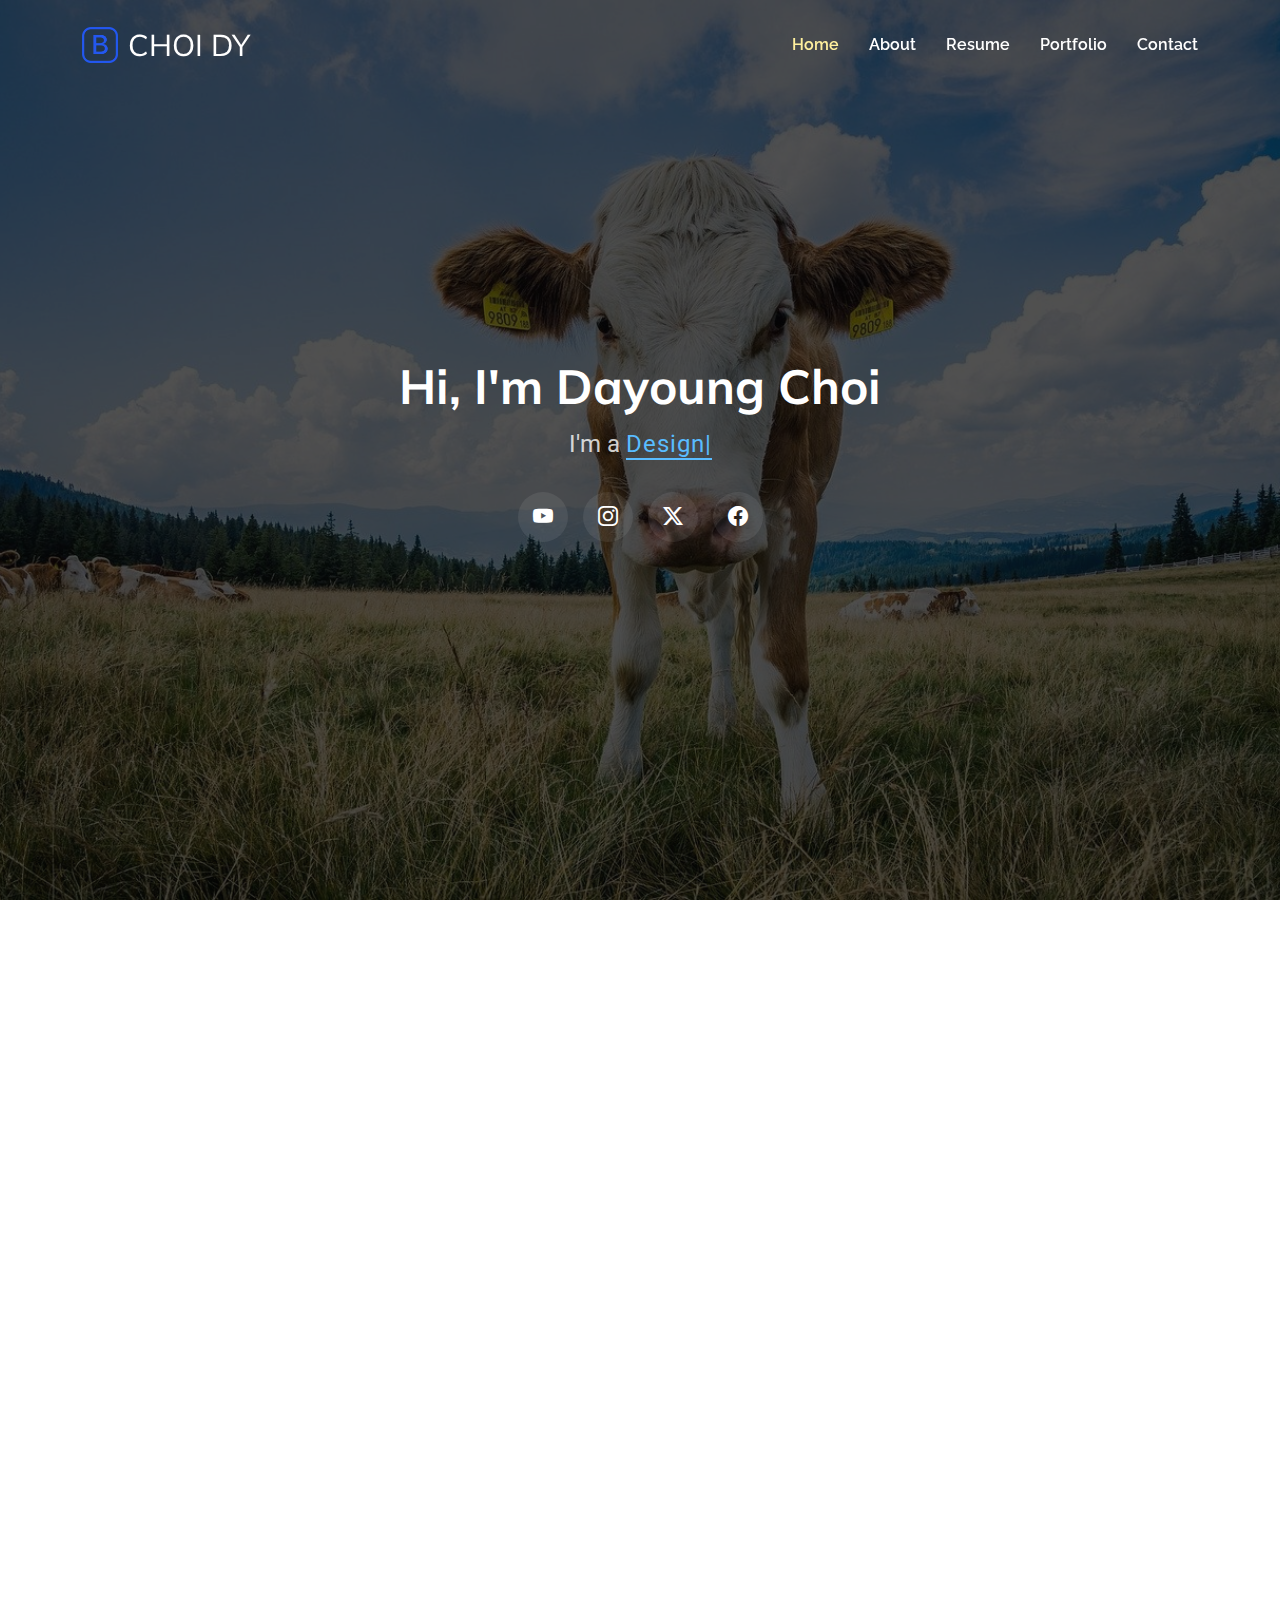
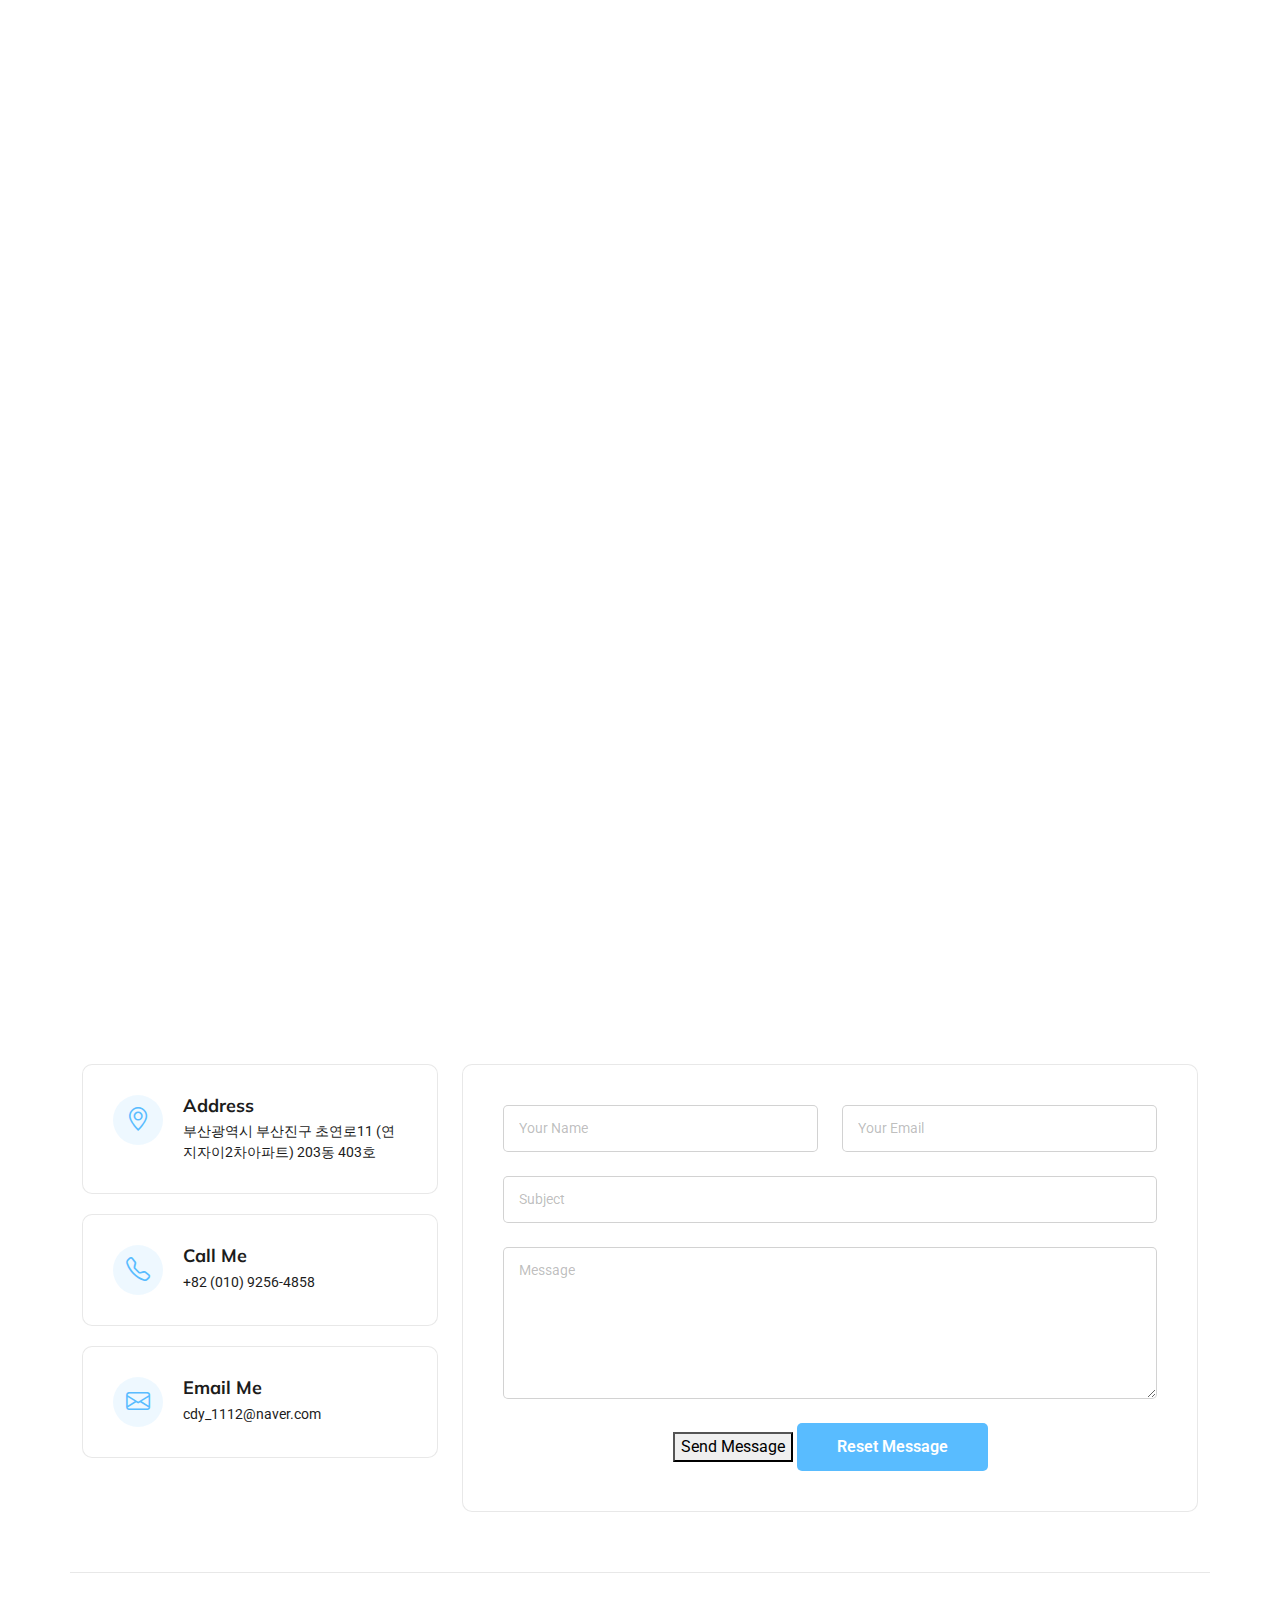
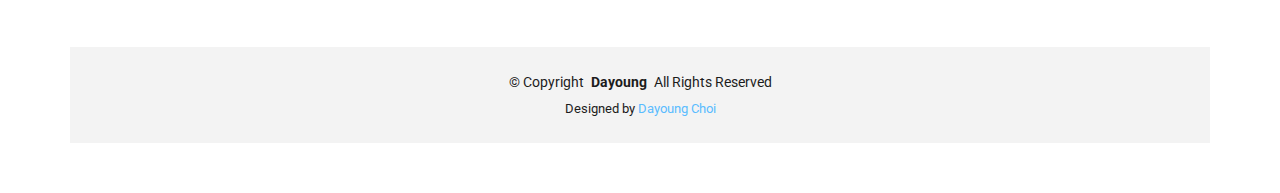
<file: index.html>
<!DOCTYPE html>
<html lang="ko">

<head>
  <meta charset="utf-8">
  <meta content="width=device-width, initial-scale=1.0" name="viewport">
  <title>최다영의 포트폴리오</title>
   <meta name="author" content="최다영">
  <meta name="description" content="안녕하세요. 디자인, 피그마, 영상 전문입니다">
  <meta name="keywords" content="포트폴리오, html, css, 영상, 피그마">

  <!-- Favicons -->
  <link href="./assets/img/favicon.ico" rel="icon">
  <link href="assets/img/apple-touch-icon.png" rel="apple-touch-icon">

  <!-- Fonts -->
  <link href="https://fonts.googleapis.com" rel="preconnect">
  <link href="https://fonts.gstatic.com" rel="preconnect" crossorigin>
  <link href="https://fonts.googleapis.com/css2?family=Roboto:ital,wght@0,100;0,300;0,400;0,500;0,700;0,900;1,100;1,300;1,400;1,500;1,700;1,900&family=Raleway:ital,wght@0,100;0,200;0,300;0,400;0,500;0,600;0,700;0,800;0,900;1,100;1,200;1,300;1,400;1,500;1,600;1,700;1,800;1,900&family=Mulish:ital,wght@0,200;0,300;0,400;0,500;0,600;0,700;0,800;0,900;1,200;1,300;1,400;1,500;1,600;1,700;1,800;1,900&display=swap" rel="stylesheet">

  <!-- Vendor CSS Files -->
  <link href="assets/vendor/bootstrap/css/bootstrap.min.css" rel="stylesheet">
  <link href="assets/vendor/bootstrap-icons/bootstrap-icons.css" rel="stylesheet">
  <link href="assets/vendor/aos/aos.css" rel="stylesheet">
  <link href="assets/vendor/glightbox/css/glightbox.min.css" rel="stylesheet">
  <link href="assets/vendor/swiper/swiper-bundle.min.css" rel="stylesheet">

  <!-- Main CSS File -->
  <link href="assets/css/main.css" rel="stylesheet">


</head>

<body class="index-page">

  <header id="header" class="header d-flex align-items-center fixed-top">
    <div class="container-fluid container-xl position-relative d-flex align-items-center">

      <a href="index.html" class="logo d-flex align-items-center me-auto">
        <!-- Uncomment the line below if you also wish to use an image logo -->
        <img src="assets/img/logo.webp" alt="">
        <h1 class="sitename">CHOI <span class="sitename-font-choi">DY</span></h1>
      </a>

      <nav id="navmenu" class="navmenu">
        <ul>
          <li><a href="#hero" class="active">Home</a></li>
          <li><a href="#about">About</a></li>
          <li><a href="#resume">Resume</a></li>
          <li><a href="#portfolio">Portfolio</a></li>
          
          <li><a href="#contact">Contact</a></li>
        </ul>
        <i class="mobile-nav-toggle d-xl-none bi bi-list-columns-reverse"></i>
      </nav>

      <!-- <a class="btn-getstarted" href="#about">Get Started</a> -->

    </div>
  </header>

  <main class="main">

    <!-- Hero Section -->
    <section id="hero" class="hero section dark-background">

      <img src="assets/img/profile/profile-bg-1.jpg" alt="" data-aos="fade-in">

      <div class="container" data-aos="fade-up" data-aos-delay="100">
        <div class="row justify-content-center">
          <div class="col-lg-8 text-center">
            <h2>Hi, I'm Dayoung Choi</h2>
            <p>I'm a <span class="typed" data-typed-items="Designer, Developer, Freelancer, Photographer"></span><span class="typed-cursor" aria-hidden="true"></span></p>
            <div class="social-links">
              <a href="#"><i class="bi bi-youtube"></i></a>
              <a href="#"><i class="bi bi-instagram"></i></a>
              <a href="#"><i class="bi bi-twitter-x"></i></a>
              <a href="#"><i class="bi bi-facebook"></i></a>
              

            </div>
          </div>
        </div>
      </div>

    </section><!-- /Hero Section -->

    <!-- About Section -->
    <section id="about" class="about section">

      <!-- Section Title -->
      <div class="container section-title" data-aos="fade-up">
        <span class="subtitle">About Me</span>
        <h2>About Me</h2>
        <p>Necessitatibus eius consequatur ex aliquid fuga eum quidem sint consectetur velit. Sed ut perspiciatis unde omnis iste natus error sit voluptatem accusantium doloremque laudantium totam rem aperiam</p>
      </div><!-- End Section Title -->

      <div class="container" data-aos="fade-up" data-aos-delay="100">

        <div class="row gy-5">
          <div class="col-lg-4" data-aos="zoom-in" data-aos-delay="150">
            <div class="profile-card">
              <div class="profile-header">
                <div class="profile-avatar">
                  <img src="assets/img/profile/profile-bg-2.jpg" class="img-fluid" alt="">
                  <div class="status-indicator"></div>
                </div>
                <h3>Jordan Mitchell</h3>
                <span class="role">Full Stack Developer</span>
                <div class="rating">
                  <i class="bi bi-star-fill"></i>
                  <i class="bi bi-star-fill"></i>
                  <i class="bi bi-star-fill"></i>
                  <i class="bi bi-star-fill"></i>
                  <i class="bi bi-star-half"></i>
                  <span>4.8</span>
                </div>
              </div>

              <div class="profile-stats">
                <div class="stat-item">
                  <h4>156</h4>
                  <p>Projects</p>
                </div>
                <div class="stat-item">
                  <h4>1+</h4>
                  <p>Years</p>
                </div>
                <div class="stat-item">
                  <h4>42</h4>
                  <p>Awards</p>
                </div>
              </div>

              <div class="profile-actions">
                <a href="#resume" class="btn-primary"><i class="bi bi-download"></i>경 력 사 항 (CV) </a>
                <a href="#" class="btn-secondary"><i class="bi bi-envelope"></i> Contact</a>
              </div>

              <div class="social-connect">
                <a href="#"><i class="bi bi-youtube"></i></a>
                <a href="#"><i class="bi bi-instagram"></i></a>
                <a href="#"><i class="bi bi-twitter"></i></a>
                <a href="#"><i class="bi bi-facebook"></i></a>
                

              </div>
            </div>
          </div>

          <div class="col-lg-8" data-aos="fade-left" data-aos-delay="200">
            <div class="content-wrapper">
              <div class="bio-section">
                <div class="section-tag">About Me</div>
                <h2>Transforming Ideas into Digital Reality</h2>
                <p>At vero eos et accusamus et iusto odio dignissimos ducimus qui blanditiis praesentium voluptatum deleniti atque corrupti quos dolores et quas molestias excepturi sint occaecati cupiditate non provident, similique sunt in culpa qui officia deserunt mollitia animi.</p>
                <p>Temporibus autem quibusdam et aut officiis debitis aut rerum necessitatibus saepe eveniet ut et voluptates repudiandae sint et molestiae non recusandae.</p>
              </div>

              <div class="details-grid">
                <div class="detail-item" data-aos="fade-up" data-aos-delay="250">
                  <i class="bi bi-briefcase"></i>
                  <div class="detail-content">
                    <span>Experience</span>
                    <strong>1+ Years</strong>
                  </div>
                </div>

                <div class="detail-item" data-aos="fade-up" data-aos-delay="300">
                  <i class="bi bi-mortarboard"></i>
                  <div class="detail-content">
                    <span>Degree</span>
                    <strong>Master of Japanese</strong>
                  </div>
                </div>

                <div class="detail-item" data-aos="fade-up" data-aos-delay="350">
                  <i class="bi bi-geo-alt"></i>
                  <div class="detail-content">
                    <span>Based In</span>
                    <strong>Buasan, KR</strong>
                  </div>
                </div>

                <div class="detail-item" data-aos="fade-up" data-aos-delay="100">
                  <i class="bi bi-envelope"></i>
                  <div class="detail-content">
                    <span>Email</span>
                    <strong>cdy_1112@naver.com</strong>
                  </div>
                </div>

                <div class="detail-item" data-aos="fade-up" data-aos-delay="150">
                  <i class="bi bi-phone"></i>
                  <div class="detail-content">
                    <span>Phone</span>
                    <strong>+82 (010) 9256-4858</strong>
                  </div>
                </div>

                <div class="detail-item" data-aos="fade-up" data-aos-delay="200">
                  <i class="bi bi-calendar-check"></i>
                  <div class="detail-content">
                    <span>Availability</span>
                    <strong>Open to Work</strong>
                  </div>
                </div>
              </div>

              <div class="skills-showcase" data-aos="fade-up" data-aos-delay="250">
                <div class="section-tag">Core Skills</div>
                <h3>My Technical</h3>

                <div class="skills-list skills-animation">
                  <div class="skill-item">
                    <div class="skill-info">
                      <span class="skill-name">UI/UX &amp; Figma</span>
                      <span class="skill-percent">95%</span>
                    </div>
                    <div class="progress">
                      <div class="progress-bar" role="progressbar" aria-valuenow="95" aria-valuemin="0" aria-valuemax="100"></div>
                    </div>
                  </div>

                  <div class="skill-item">
                    <div class="skill-info">
                      <span class="skill-name">Illustrator</span>
                      <span class="skill-percent">90%</span>
                    </div>
                    <div class="progress">
                      <div class="progress-bar" role="progressbar" aria-valuenow="90" aria-valuemin="0" aria-valuemax="100"></div>
                    </div>
                  </div>

                  <div class="skill-item">
                    <div class="skill-info">
                      <span class="skill-name">After Effects &amp; Premiere Pro</span>
                      <span class="skill-percent">88%</span>
                    </div>
                    <div class="progress">
                      <div class="progress-bar" role="progressbar" aria-valuenow="88" aria-valuemin="0" aria-valuemax="100"></div>
                    </div>
                  </div>

                  <div class="skill-item">
                    <div class="skill-info">
                      <span class="skill-name">Photoshop</span>
                      <span class="skill-percent">85%</span>
                    </div>
                    <div class="progress">
                      <div class="progress-bar" role="progressbar" aria-valuenow="85" aria-valuemin="0" aria-valuemax="100"></div>
                    </div>
                  </div>

                  <div class="skill-item">
                    <div class="skill-info">
                      <span class="skill-name">HTML</span>
                      <span class="skill-percent">80%</span>
                    </div>
                    <div class="progress">
                      <div class="progress-bar" role="progressbar" aria-valuenow="80" aria-valuemin="0" aria-valuemax="100"></div>
                    </div>
                  </div>

                  <div class="skill-item">
                    <div class="skill-info">
                      <span class="skill-name">CSS</span>
                      <span class="skill-percent">80%</span>
                    </div>
                    <div class="progress">
                      <div class="progress-bar" role="progressbar" aria-valuenow="80" aria-valuemin="0" aria-valuemax="100"></div>
                    </div>
                  </div>

                  <div class="skill-item">
                    <div class="skill-info">
                      <span class="skill-name">Java Script</span>
                      <span class="skill-percent">80%</span>
                    </div>
                    <div class="progress">
                      <div class="progress-bar" role="progressbar" aria-valuenow="80" aria-valuemin="0" aria-valuemax="100"></div>
                    </div>
                  </div>
                </div>
              </div>
            </div>
          </div>
        </div>

      </div>

    </section><!-- /About Section -->

    <!-- Resume Section -->
    <section id="resume" class="resume section">

      <!-- Section Title -->
      <div class="container section-title" data-aos="fade-up">
        <span class="subtitle">Resume</span>
        <h2>Resume</h2>
        <p>Necessitatibus eius consequatur ex aliquid fuga eum quidem sint consectetur velit. Sed ut perspiciatis unde omnis iste natus error sit voluptatem accusantium doloremque laudantium totam rem aperiam</p>
      </div><!-- End Section Title -->

      <div class="container" data-aos="fade-up" data-aos-delay="100">

        <div class="row gy-5">
          <div class="col-lg-6">
            <div class="experience-section">
              <div class="section-header" data-aos="fade-right" data-aos-delay="200">
                <div class="header-content">
                  <span class="section-badge">Experience</span>
                  <h2>Professional Journey</h2>
                  <p>Lorem ipsum dolor sit amet consectetur adipisicing elit sed do eiusmod tempor incididunt ut labore et dolore magna aliqua.</p>
                </div>
              </div>

              <div class="experience-cards">
                <div class="exp-card featured" data-aos="zoom-in" data-aos-delay="300">
                  <div class="card-header">
                    <div class="company-logo">
                      <i class="bi bi-buildings"></i>
                    </div>
                    <div class="period-badge">현재</div>
                  </div>
                  <div class="card-body">
                    <h3>영상, 디자인 전문가</h3>
                    <p class="company-name">Digital Innovation Labs</p>
                    <span class="duration">2025 - Present</span>
                    <p class="description">Ut enim ad minim veniam quis nostrud exercitation ullamco laboris nisi ut aliquip ex ea commodo consequat duis aute.</p>
                    <div class="skills-tags">
                      <span class="skill-tag">Leadership</span>
                      <span class="skill-tag">Strategy</span>
                      <span class="skill-tag">Innovation</span>
                    </div>
                  </div>
                </div>

                <div class="exp-card" data-aos="zoom-in" data-aos-delay="350">
                  <div class="card-header">
                    <div class="company-logo">
                      <i class="bi bi-laptop"></i>
                    </div>
                  </div>
                  <div class="card-body">
                    <h3>Product Design Lead</h3>
                    <p class="company-name">TechForward Solutions</p>
                    <span class="duration">2020 - 2023</span>
                    <p class="description">Sed ut perspiciatis unde omnis iste natus error sit voluptatem accusantium doloremque laudantium totam rem aperiam.</p>
                  </div>
                </div>

                <div class="exp-card" data-aos="zoom-in" data-aos-delay="400">
                  <div class="card-header">
                    <div class="company-logo">
                      <i class="bi bi-palette"></i>
                    </div>
                  </div>
                  <div class="card-body">
                    <h3>UX Designer</h3>
                    <p class="company-name">Creative Studio Inc</p>
                    <span class="duration">2017 - 2020</span>
                    <p class="description">Excepteur sint occaecat cupidatat non proident sunt in culpa qui officia deserunt mollit anim id est laborum.</p>
                  </div>
                </div>
              </div>
            </div>
          </div>

          <div class="col-lg-6">
            <div class="education-section">
              <div class="section-header" data-aos="fade-left" data-aos-delay="200">
                <div class="header-content">
                  <span class="section-badge">Education</span>
                  <h2>Academic Background</h2>
                  <p>Quis autem vel eum iure reprehenderit qui in ea voluptate velit esse quam nihil molestiae consequatur vel illum.</p>
                </div>
              </div>

              <div class="education-timeline" data-aos="fade-left" data-aos-delay="300">
                <div class="timeline-track">
                  <div class="timeline-item">
                    <div class="timeline-marker">
                      <i class="bi bi-mortarboard-fill"></i>
                    </div>
                    <div class="timeline-content">
                      <div class="education-meta">
                        <span class="year-range">2015 - 2017</span>
                        <span class="degree-level">Masters</span>
                      </div>
                      <h4>Master of Design Innovation</h4>
                      <p class="institution">Institute of Creative Arts</p>
                      <p class="description">Lorem ipsum dolor sit amet consectetur adipisicing elit sed do eiusmod tempor incididunt ut labore.</p>
                      <div class="achievement">
                        <i class="bi bi-award"></i>
                        <span>Summa Cum Laude</span>
                      </div>
                    </div>
                  </div>

                  <div class="timeline-item">
                    <div class="timeline-marker">
                      <i class="bi bi-book"></i>
                    </div>
                    <div class="timeline-content">
                      <div class="education-meta">
                        <span class="year-range">2011 - 2015</span>
                        <span class="degree-level">Bachelor</span>
                      </div>
                      <h4>Bachelor of Fine Arts</h4>
                      <p class="institution">Creative Arts University</p>
                      <p class="description">Duis aute irure dolor in reprehenderit in voluptate velit esse cillum dolore eu fugiat nulla pariatur.</p>
                    </div>
                  </div>

                  <div class="timeline-item">
                    <div class="timeline-marker">
                      <i class="bi bi-patch-check-fill"></i>
                    </div>
                    <div class="timeline-content">
                      <div class="education-meta">
                        <span class="year-range">2016 - 2023</span>
                        <span class="degree-level">Certificates</span>
                      </div>
                      <h4>Professional Certifications</h4>
                      <div class="certifications-list">
                        <div class="cert-item">
                          <span class="cert-name">Advanced UX Research</span>
                          <span class="cert-year">2023</span>
                        </div>
                        <div class="cert-item">
                          <span class="cert-name">Design Leadership</span>
                          <span class="cert-year">2022</span>
                        </div>
                        <div class="cert-item">
                          <span class="cert-name">Digital Strategy</span>
                          <span class="cert-year">2021</span>
                        </div>
                      </div>
                    </div>
                  </div>
                </div>
              </div>
            </div>
          </div>
        </div>

      </div>

    </section><!-- /Resume Section -->

   

    <!-- Portfolio Section -->
    <section id="portfolio" class="portfolio section">

      <!-- Section Title -->
      <div class="container section-title" data-aos="fade-up">
        <span class="subtitle">Portfolio</span>
        <h2>Portfolio</h2>
        <p>Lorem ipsum dolor sit amet consectetur adipisicing elit. Voluptatum dolor error repellat blanditiis velit cum.</p>
      </div><!-- End Section Title -->

      <div class="container" data-aos="fade-up" data-aos-delay="100">

        <div class="isotope-layout" data-default-filter="*" data-layout="masonry" data-sort="original-order">
          <ul class="portfolio-filters isotope-filters" data-aos="fade-up" data-aos-delay="200">
            <li data-filter="*" class="filter-active">전체 보기</li>
            <li data-filter=".filter-design">디자인</li>
            <li data-filter=".filter-video">영상</li>
            <li data-filter=".filter-figma">피그마</li>
            <li data-filter=".filter-web">웹</li>
          </ul>

          <div class="row gy-4 isotope-container" data-aos="fade-up" data-aos-delay="300">
            <div class="col-lg-4 col-md-6 portfolio-item isotope-item filter-video">
              <div class="portfolio-card">
                <div class="portfolio-image-container">
                  <img src="assets/img/portfolio/./1.jpg" alt="Design Project" class="img-fluid" loading="lazy">
                  <div class="portfolio-overlay">
                    <div class="portfolio-info">
                      <span class="project-category">Digital Experience</span>
                      <h4>Interactive Web Platform</h4>
                    </div>
                    <div class="portfolio-actions">
                      <!-- <a href="assets/img/portfolio/portfolio-details-1.web" class="glightbox portfolio-link">
                        <i class="bi bi-plus-lg"></i>
                      </a> -->
                      <a href="./portfolio-details-2.html" class="portfolio-details">
                        <i class="bi bi-arrow-right"></i>
                      </a>
                    </div>
                  </div>
                </div>
                <div class="portfolio-meta">
                  <div class="project-tags">
                    <span class="tag">브랜딩</span>
                    <span class="tag">상세페이지</span>
                  </div>
                  <div class="project-year text-warning">2025</div>
                </div>
              </div>
            </div>

            <div class="col-lg-4 col-md-6 portfolio-item isotope-item filter-design">
              <div class="portfolio-card">
                <div class="portfolio-image-container">
                  <img src="assets/img/portfolio/portfolio-2.webp" alt="Digital Project" class="img-fluid" loading="lazy">
                  <div class="portfolio-overlay">
                    <div class="portfolio-info">
                      <span class="project-category">Digital Experience</span>
                      <h4>Interactive Web Platform</h4>
                    </div>
                    <div class="portfolio-actions">
                      <a href="assets/img/portfolio/portfolio-2.webp" class="glightbox portfolio-link">
                        <i class="bi bi-plus-lg"></i>
                      </a>
                      <a href="#" class="portfolio-details">
                        <i class="bi bi-arrow-right"></i>
                      </a>
                    </div>
                  </div>
                </div>
                <div class="portfolio-meta">
                  <div class="project-tags">
                    <span class="tag">Web Design</span>
                    <span class="tag">Development</span>
                  </div>
                  <div class="project-year">2024</div>
                </div>
              </div>
            </div>

            <div class="col-lg-4 col-md-6 portfolio-item isotope-item filter-figma">
              <div class="portfolio-card">
                <div class="portfolio-image-container">
                  <img src="assets/img/portfolio/portfolio-3.webp" alt="Strategy Project" class="img-fluid" loading="lazy">
                  <div class="portfolio-overlay">
                    <div class="portfolio-info">
                      <span class="project-category">Brand Strategy</span>
                      <h4>Market Positioning</h4>
                    </div>
                    <div class="portfolio-actions">
                      <a href="assets/img/portfolio/portfolio-3.webp" class="glightbox portfolio-link">
                        <i class="bi bi-plus-lg"></i>
                      </a>
                      <a href="#" class="portfolio-details">
                        <i class="bi bi-arrow-right"></i>
                      </a>
                    </div>
                  </div>
                </div>
                <div class="portfolio-meta">
                  <div class="project-tags">
                    <span class="tag">Strategy</span>
                    <span class="tag">Consulting</span>
                  </div>
                  <div class="project-year">2023</div>
                </div>
              </div>
            </div>

            <div class="col-lg-4 col-md-6 portfolio-item isotope-item filter-web">
              <div class="portfolio-card">
                <div class="portfolio-image-container">
                  <img src="assets/img/portfolio/portfolio-4.webp" alt="Development Project" class="img-fluid" loading="lazy">
                  <div class="portfolio-overlay">
                    <div class="portfolio-info">
                      <span class="project-category">Full Stack</span>
                      <h4>Custom Application</h4>
                    </div>
                    <div class="portfolio-actions">
                      <a href="assets/img/portfolio/portfolio-4.webp" class="glightbox portfolio-link">
                        <i class="bi bi-plus-lg"></i>
                      </a>
                      <a href="#" class="portfolio-details">
                        <i class="bi bi-arrow-right"></i>
                      </a>
                    </div>
                  </div>
                </div>
                <div class="portfolio-meta">
                  <div class="project-tags">
                    <span class="tag">React</span>
                    <span class="tag">Node.js</span>
                  </div>
                  <div class="project-year">2024</div>
                </div>
              </div>
            </div>

            <div class="col-lg-4 col-md-6 portfolio-item isotope-item filter-design">
              <div class="portfolio-card">
                <div class="portfolio-image-container">
                  <img src="assets/img/portfolio/portfolio-5.webp" alt="Creative Project" class="img-fluid" loading="lazy">
                  <div class="portfolio-overlay">
                    <div class="portfolio-info">
                      <span class="project-category">Art Direction</span>
                      <h4>Campaign Design</h4>
                    </div>
                    <div class="portfolio-actions">
                      <a href="assets/img/portfolio/portfolio-5.webp" class="glightbox portfolio-link">
                        <i class="bi bi-plus-lg"></i>
                      </a>
                      <a href="#" class="portfolio-details">
                        <i class="bi bi-arrow-right"></i>
                      </a>
                    </div>
                  </div>
                </div>
                <div class="portfolio-meta">
                  <div class="project-tags">
                    <span class="tag">Creative</span>
                    <span class="tag">Campaign</span>
                  </div>
                  <div class="project-year">2024</div>
                </div>
              </div>
            </div>

            <div class="col-lg-4 col-md-6 portfolio-item isotope-item filter-video">
              <div class="portfolio-card">
                <div class="portfolio-image-container">
                  <img src="assets/img/portfolio/portfolio-6.webp" alt="Digital Project" class="img-fluid" loading="lazy">
                  <div class="portfolio-overlay">
                    <div class="portfolio-info">
                      <span class="project-category">Digital Product</span>
                      <h4>Mobile Experience</h4>
                    </div>
                    <div class="portfolio-actions">
                      <a href="assets/img/portfolio/portfolio-6.webp" class="glightbox portfolio-link">
                        <i class="bi bi-plus-lg"></i>
                      </a>
                      <a href="#" class="portfolio-details">
                        <i class="bi bi-arrow-right"></i>
                      </a>
                    </div>
                  </div>
                </div>
                <div class="portfolio-meta">
                  <div class="project-tags">
                    <span class="tag">Mobile</span>
                    <span class="tag">UI/UX</span>
                  </div>
                  <div class="project-year">2023</div>
                </div>
              </div>
            </div>
          </div>

        </div>

        <div class="portfolio-bottom" data-aos="fade-up" data-aos-delay="400">
          <div class="row align-items-center">
            <div class="col-lg-8">
              <h3>Like what you see?</h3>
              <p>Donec rutrum congue leo eget malesuada. Vivamus suscipit tortor eget felis porttitor volutpat.</p>
            </div>
            <div class="col-lg-4 text-lg-end">
              <a href="#contact" class="btn btn-accent">Let's Work Together</a>
            </div>
          </div>
        </div>

      </div>

    </section><!-- /Portfolio Section -->

    <!-- Contact Section -->
    <section id="contact" class="contact section">

      <!-- Section Title -->
      <div class="container section-title" data-aos="fade-up">
        <span class="subtitle">Contact</span>
        <h2>Contact</h2>
        <p>Necessitatibus eius consequatur ex aliquid fuga eum quidem sint consectetur velit. Sed ut perspiciatis unde omnis iste natus error sit voluptatem accusantium doloremque laudantium totam rem aperiam</p>
      </div><!-- End Section Title -->

      <div class="container">

        <div class="row gy-4">

          <div class="col-lg-4">
            <div class="info-item">
              <div class="icon-wrapper">
                <i class="bi bi-geo-alt"></i>
              </div>
              <div>
                <h3>Address</h3>
                <p>부산광역시 부산진구 초연로11 (연지자이2차아파트) 203동 403호</p>
              </div>
            </div>

            <div class="info-item">
              <div class="icon-wrapper">
                <i class="bi bi-telephone"></i>
              </div>
              <div>
                <h3>Call Me</h3>
                <p>+82 (010) 9256-4858</p>
              </div>
            </div>

            <div class="info-item">
              <div class="icon-wrapper">
                <i class="bi bi-envelope"></i>
              </div>
              <div>
                <h3>Email Me</h3>
                <p>cdy_1112@naver.com</p>
              </div>
            </div>

          </div>

          <div class="col-lg-8">
            <form class="php-email-form">
              <div class="row gy-4">

                <div class="col-md-6">
                  <input type="text" name="name" class="form-control" placeholder="Your Name" required="">
                </div>

                <div class="col-md-6">
                  <input type="email" class="form-control" name="email" placeholder="Your Email" required="">
                </div>

                <div class="col-md-12">
                  <input type="text" class="form-control" name="subject" placeholder="Subject" required="">
                </div>

                <div class="col-md-12">
                  <textarea class="form-control" name="message" rows="6" placeholder="Message" required=""></textarea>
                </div>

                <div class="col-md-12 text-center">


                  <button type="submit me-5 mb-5">Send Message</button>
                  <button type="reset">Reset Message</button>
                </div>

              </div>
            </form>
          </div>

        </div>

      </div>

    </section><!-- /Contact Section -->

  </main>

  <footer id="footer" class="footer">

    <div class="container footer-top">
      <!-- <div class="row gy-4">
        <div class="col-lg-5 col-md-12 footer-about">
          <a href="index.html" class="logo d-flex align-items-center">
            <span class="sitename">Dayoung</span>
          </a>
          <p>Cras fermentum odio eu feugiat lide par naso tierra. Justo eget nada terra videa magna derita valies darta donna mare fermentum iaculis eu non diam phasellus.</p>
          <div class="social-links d-flex mt-4">
            <a href=""><i class="bi bi-twitter-x"></i></a>
            <a href=""><i class="bi bi-facebook"></i></a>
            <a href=""><i class="bi bi-instagram"></i></a>
            <a href=""><i class="bi bi-linkedin"></i></a>
          </div>
        </div>

        <div class="col-lg-2 col-6 footer-links">
          <h4>Useful Links</h4>
          <ul>
            <li><a href="#">Home</a></li>
            <li><a href="#">About us</a></li>
            <li><a href="#">Services</a></li>
            <li><a href="#">Terms of service</a></li>
            <li><a href="#">Privacy policy</a></li>
          </ul>
        </div>

        <div class="col-lg-2 col-6 footer-links">
          <h4>Our Services</h4>
          <ul>
            <li><a href="#">Web Design</a></li>
            <li><a href="#">Web Development</a></li>
            <li><a href="#">Product Management</a></li>
            <li><a href="#">Marketing</a></li>
            <li><a href="#">Graphic Design</a></li>
          </ul>
        </div>

        <div class="col-lg-3 col-md-12 footer-contact text-center text-md-start">
          <h4>Contact Us</h4>
          <p>A108 Adam Street</p>
          <p>New York, NY 535022</p>
          <p>United States</p>
          <p class="mt-4"><strong>Phone:</strong> <span>+1 5589 55488 55</span></p>
          <p><strong>Email:</strong> <span>info@example.com</span></p>
        </div>

      </div> -->
    </div>

    <div class="container copyright text-center mt-4">
      <p>© <span>Copyright</span> <strong class="px-1 sitename">Dayoung</strong> <span>All Rights Reserved</span></p>
      <div class="credits">

        Designed by <a href="#">Dayoung Choi</a>
      </div>
    </div>

  </footer>

  <!-- Scroll Top -->
  <a href="#" id="scroll-top" class="scroll-top d-flex align-items-center justify-content-center"><i class="bi bi-arrow-up"></i></a>

  <!-- Preloader -->
  <div id="preloader"></div>

  <!-- Vendor JS Files -->
  <script src="assets/vendor/bootstrap/js/bootstrap.bundle.min.js"></script>
  <script src="assets/vendor/php-email-form/validate.js"></script>
  <script src="assets/vendor/aos/aos.js"></script>
  <script src="assets/vendor/typed.js/typed.umd.js"></script>
  <script src="assets/vendor/waypoints/noframework.waypoints.js"></script>
  <script src="assets/vendor/glightbox/js/glightbox.min.js"></script>
  <script src="assets/vendor/imagesloaded/imagesloaded.pkgd.min.js"></script>
  <script src="assets/vendor/isotope-layout/isotope.pkgd.min.js"></script>
  <script src="assets/vendor/swiper/swiper-bundle.min.js"></script>

  <!-- Main JS File -->
  <script src="assets/js/main.js"></script>

</body>

</html>
</file>
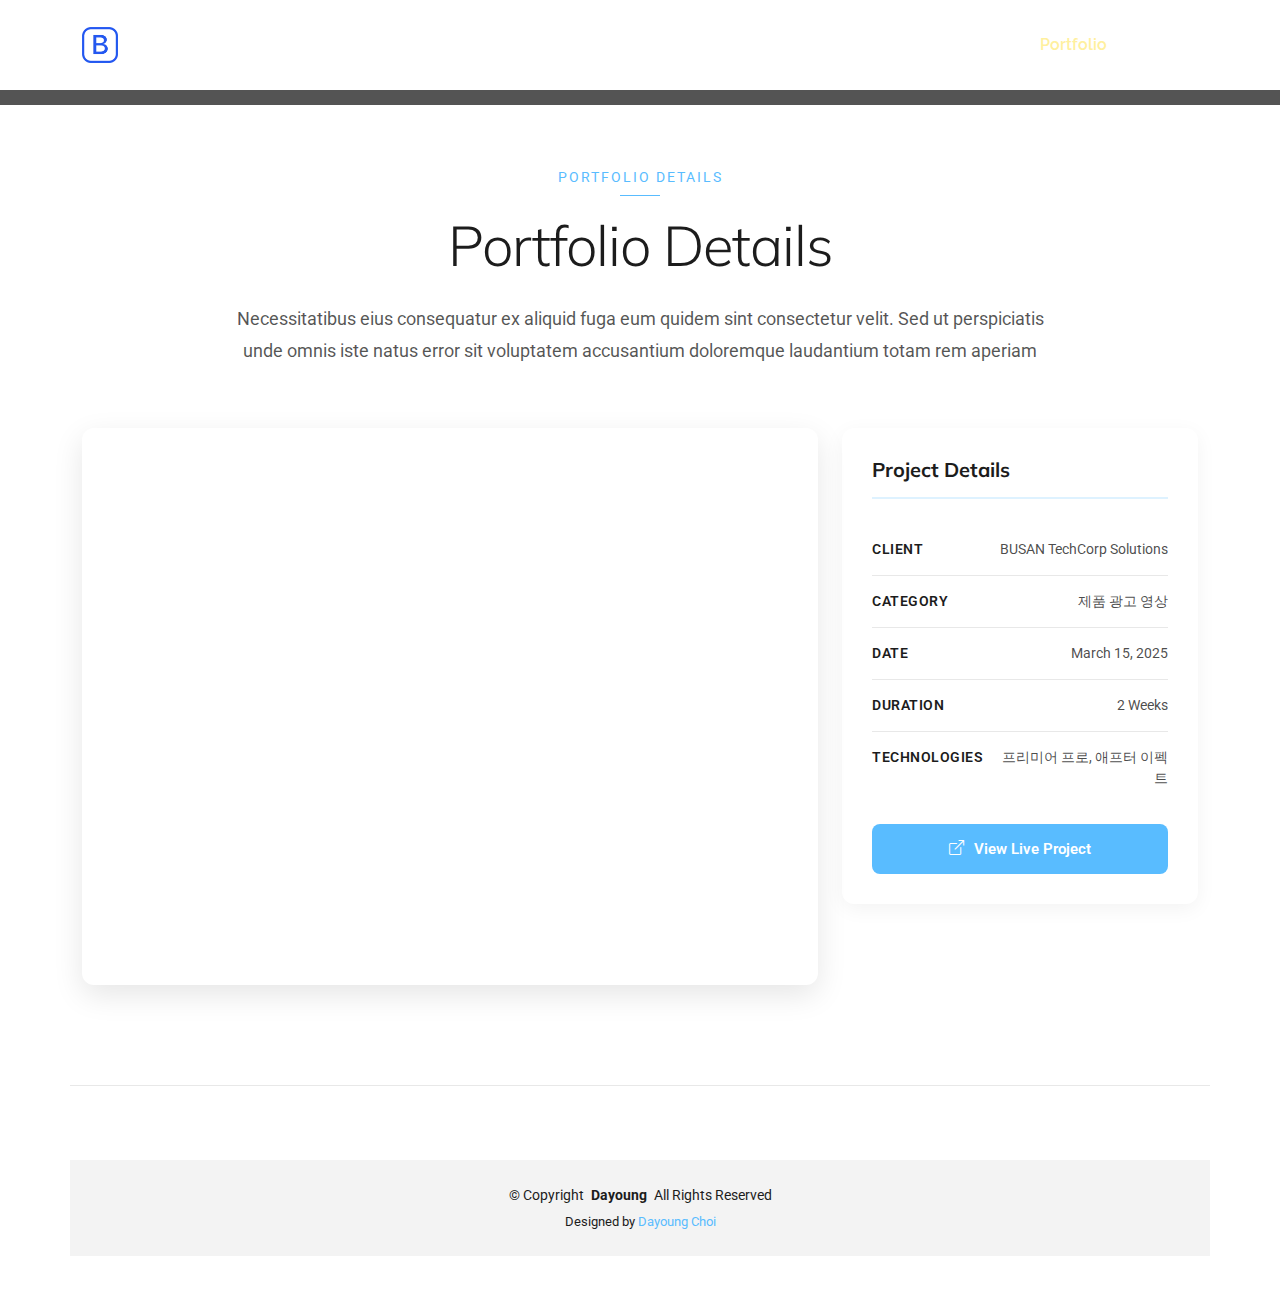
<file: portfolio-details-1.html>
<!DOCTYPE html>
<html lang="ko">

<head>
  <meta charset="utf-8">
  <meta content="width=device-width, initial-scale=1.0" name="viewport">
  <title>최다영의 포트폴리오</title>
   <meta name="author" content="최다영">
  <meta name="description" content="안녕하세요. 디자인, 피그마, 영상 전문입니다">
  <meta name="keywords" content="포트폴리오, html, css, 영상, 피그마">

  <!-- Favicons -->
  <link href="./assets/img/favicon.ico" rel="icon">
  <link href="assets/img/apple-touch-icon.png" rel="apple-touch-icon">

  <!-- Fonts -->
  <link href="https://fonts.googleapis.com" rel="preconnect">
  <link href="https://fonts.gstatic.com" rel="preconnect" crossorigin>
  <link href="https://fonts.googleapis.com/css2?family=Roboto:ital,wght@0,100;0,300;0,400;0,500;0,700;0,900;1,100;1,300;1,400;1,500;1,700;1,900&family=Raleway:ital,wght@0,100;0,200;0,300;0,400;0,500;0,600;0,700;0,800;0,900;1,100;1,200;1,300;1,400;1,500;1,600;1,700;1,800;1,900&family=Mulish:ital,wght@0,200;0,300;0,400;0,500;0,600;0,700;0,800;0,900;1,200;1,300;1,400;1,500;1,600;1,700;1,800;1,900&display=swap" rel="stylesheet">

  <!-- Vendor CSS Files -->
  <link href="assets/vendor/bootstrap/css/bootstrap.min.css" rel="stylesheet">
  <link href="assets/vendor/bootstrap-icons/bootstrap-icons.css" rel="stylesheet">
  <link href="assets/vendor/aos/aos.css" rel="stylesheet">
  <link href="assets/vendor/glightbox/css/glightbox.min.css" rel="stylesheet">
  <link href="assets/vendor/swiper/swiper-bundle.min.css" rel="stylesheet">

  <!-- Main CSS File -->
  <link href="assets/css/main.css" rel="stylesheet">


</head>

<body class="portfolio-details-page">

  <header id="header" class="header d-flex align-items-center fixed-top">
    <div class="container-fluid container-xl position-relative d-flex align-items-center">

      <a href="index.html" class="logo d-flex align-items-center me-auto">
        <!-- Uncomment the line below if you also wish to use an image logo -->
        <img src="assets/img/logo.webp" alt="">
        <h1 class="sitename">CHOI <span class="sitename-font-choi">DY</span></h1>
      </a>

      <nav id="navmenu" class="navmenu">
        <ul>
          <li><a href="index.html#hero">Home</a></li>
          <li><a href="index.html#about">About</a></li>
          <li><a href="index.html#resume">Resume</a></li>
          <li><a href="index.html#portfolio" class="active">Portfolio</a></li>
          
          <li><a href="index.html#contact">Contact</a></li>
        </ul>
        <i class="mobile-nav-toggle d-xl-none bi bi-list-columns-reverse"></i>
      </nav>

      <!-- <a class="btn-getstarted" href="#about">Get Started</a> -->

    </div>
  </header>

  <main class="main">

    <!-- Page Title -->
    <div class="page-title light-background">
      <div class="container">
        <nav class="breadcrumbs">
          <ol>
            <li><a href="index.html">Home</a></li>
            <li class="current">Portfolio Details</li>
          </ol>
        </nav>
        <h1>Portfolio Details</h1>
      </div>
    </div><!-- End Page Title -->

    <!-- Portfolio Details Section -->
    <section id="portfolio-details" class="portfolio-details section">

      <!-- Section Title -->
      <div class="container section-title" data-aos="fade-up">
        <span class="subtitle">Portfolio Details</span>
        <h2>Portfolio Details</h2>
        <p>Necessitatibus eius consequatur ex aliquid fuga eum quidem sint consectetur velit. Sed ut perspiciatis unde omnis iste natus error sit voluptatem accusantium doloremque laudantium totam rem aperiam</p>
      </div><!-- End Section Title -->

      <div class="container" data-aos="fade-up" data-aos-delay="100">

        <div class="row gy-5">

          <div class="col-lg-8">

            <div class="portfolio-details-slider swiper init-swiper">
              <script type="application/json" class="swiper-config">
                {
                  "loop": true,
                  "speed": 600,
                  "autoplay": {
                    "delay": 4000
                  },
                  "slidesPerView": 1,
                  "spaceBetween": 0,
                  "effect": "fade",
                  "pagination": {
                    "el": ".swiper-pagination",
                    "type": "bullets",
                    "clickable": true
                  }
                }
              </script>
              <div class="swiper-wrapper">

                <div class="swiper-slide">
                  <!-- <img src="assets/img/portfolio/portfolio-3.webp" alt="Portfolio Image" class="img-fluid"> -->
                   <iframe src="https://www.youtube.com/embed/w9t9NoqfYhQ?control=1&autoplay=1&mute=1" class="w-100" style="height: 550px;"></iframe>
                </div>

                <!-- <div class="swiper-slide">
                  <img src="assets/img/portfolio/portfolio-6.webp" alt="Portfolio Image" class="img-fluid">
                </div>

                <div class="swiper-slide">
                  <img src="assets/img/portfolio/portfolio-9.webp" alt="Portfolio Image" class="img-fluid">
                </div>

                <div class="swiper-slide">
                  <img src="assets/img/portfolio/portfolio-11.webp" alt="Portfolio Image" class="img-fluid">
                </div> -->

              </div>
              <div class="swiper-pagination"></div>
            </div>

            

          </div>

          <div class="col-lg-4">

            <div class="sidebar" data-aos="fade-up" data-aos-delay="200">

              <div class="info-card">
                <h3>Project Details</h3>
                <div class="info-item">
                  <span class="label">Client</span>
                  <span class="value">BUSAN TechCorp Solutions</span>
                </div>
                <div class="info-item">
                  <span class="label">Category</span>
                  <span class="value">제품 광고 영상</span>
                </div>
                <div class="info-item">
                  <span class="label">Date</span>
                  <span class="value">March 15, 2025</span>
                </div>
                <div class="info-item">
                  <span class="label">Duration</span>
                  <span class="value">2 Weeks</span>
                </div>
                <div class="info-item">
                  <span class="label">Technologies</span>
                  <span class="value">프리미어 프로, 애프터 이펙트</span>
                </div>
                <a href="https://www.example.com" class="btn-primary" target="_blank">
                  <i class="bi bi-box-arrow-up-right"></i> View Live Project
                </a>
              </div>

              <!-- <div class="share-card" data-aos="fade-up" data-aos-delay="300">
                <h3>Share This Project</h3>
                <div class="social-links">
                  <a href="#" class="facebook"><i class="bi bi-facebook"></i></a>
                  <a href="#" class="twitter"><i class="bi bi-twitter"></i></a>
                  <a href="#" class="linkedin"><i class="bi bi-linkedin"></i></a>
                  <a href="#" class="pinterest"><i class="bi bi-pinterest"></i></a>
                </div>
              </div> -->

              <!-- <div class="tags-card" data-aos="fade-up" data-aos-delay="400">
                <h3>Tags</h3>
                <div class="tags">
                  <a href="#">Design</a>
                  <a href="#">Development</a>
                  <a href="#">React</a>
                  <a href="#">UX/UI</a>
                  <a href="#">Frontend</a>
                  <a href="#">Backend</a>
                </div>
              </div> -->

            </div>

          </div>

        </div>

      </div>

    </section><!-- /Portfolio Details Section -->

  </main>

  <footer id="footer" class="footer">

    <div class="container footer-top">
      <!-- <div class="row gy-4">
        <div class="col-lg-5 col-md-12 footer-about">
          <a href="index.html" class="logo d-flex align-items-center">
            <span class="sitename">Dayoung</span>
          </a>
          <p>Cras fermentum odio eu feugiat lide par naso tierra. Justo eget nada terra videa magna derita valies darta donna mare fermentum iaculis eu non diam phasellus.</p>
          <div class="social-links d-flex mt-4">
            <a href=""><i class="bi bi-twitter-x"></i></a>
            <a href=""><i class="bi bi-facebook"></i></a>
            <a href=""><i class="bi bi-instagram"></i></a>
            <a href=""><i class="bi bi-linkedin"></i></a>
          </div>
        </div>

        <div class="col-lg-2 col-6 footer-links">
          <h4>Useful Links</h4>
          <ul>
            <li><a href="#">Home</a></li>
            <li><a href="#">About us</a></li>
            <li><a href="#">Services</a></li>
            <li><a href="#">Terms of service</a></li>
            <li><a href="#">Privacy policy</a></li>
          </ul>
        </div>

        <div class="col-lg-2 col-6 footer-links">
          <h4>Our Services</h4>
          <ul>
            <li><a href="#">Web Design</a></li>
            <li><a href="#">Web Development</a></li>
            <li><a href="#">Product Management</a></li>
            <li><a href="#">Marketing</a></li>
            <li><a href="#">Graphic Design</a></li>
          </ul>
        </div>

        <div class="col-lg-3 col-md-12 footer-contact text-center text-md-start">
          <h4>Contact Us</h4>
          <p>A108 Adam Street</p>
          <p>New York, NY 535022</p>
          <p>United States</p>
          <p class="mt-4"><strong>Phone:</strong> <span>+1 5589 55488 55</span></p>
          <p><strong>Email:</strong> <span>info@example.com</span></p>
        </div>

      </div> -->
    </div>

    <div class="container copyright text-center mt-4">
      <p>© <span>Copyright</span> <strong class="px-1 sitename">Dayoung</strong> <span>All Rights Reserved</span></p>
      <div class="credits">

        Designed by <a href="#">Dayoung Choi</a>
      </div>
    </div>

  </footer>

  <!-- Scroll Top -->
  <a href="#" id="scroll-top" class="scroll-top d-flex align-items-center justify-content-center"><i class="bi bi-arrow-up"></i></a>

  <!-- Preloader -->
  <div id="preloader"></div>

  <!-- Vendor JS Files -->
  <script src="assets/vendor/bootstrap/js/bootstrap.bundle.min.js"></script>
  <script src="assets/vendor/php-email-form/validate.js"></script>
  <script src="assets/vendor/aos/aos.js"></script>
  <script src="assets/vendor/typed.js/typed.umd.js"></script>
  <script src="assets/vendor/waypoints/noframework.waypoints.js"></script>
  <script src="assets/vendor/glightbox/js/glightbox.min.js"></script>
  <script src="assets/vendor/imagesloaded/imagesloaded.pkgd.min.js"></script>
  <script src="assets/vendor/isotope-layout/isotope.pkgd.min.js"></script>
  <script src="assets/vendor/swiper/swiper-bundle.min.js"></script>

  <!-- Main JS File -->
  <script src="assets/js/main.js"></script>

</body>

</html>
</file>
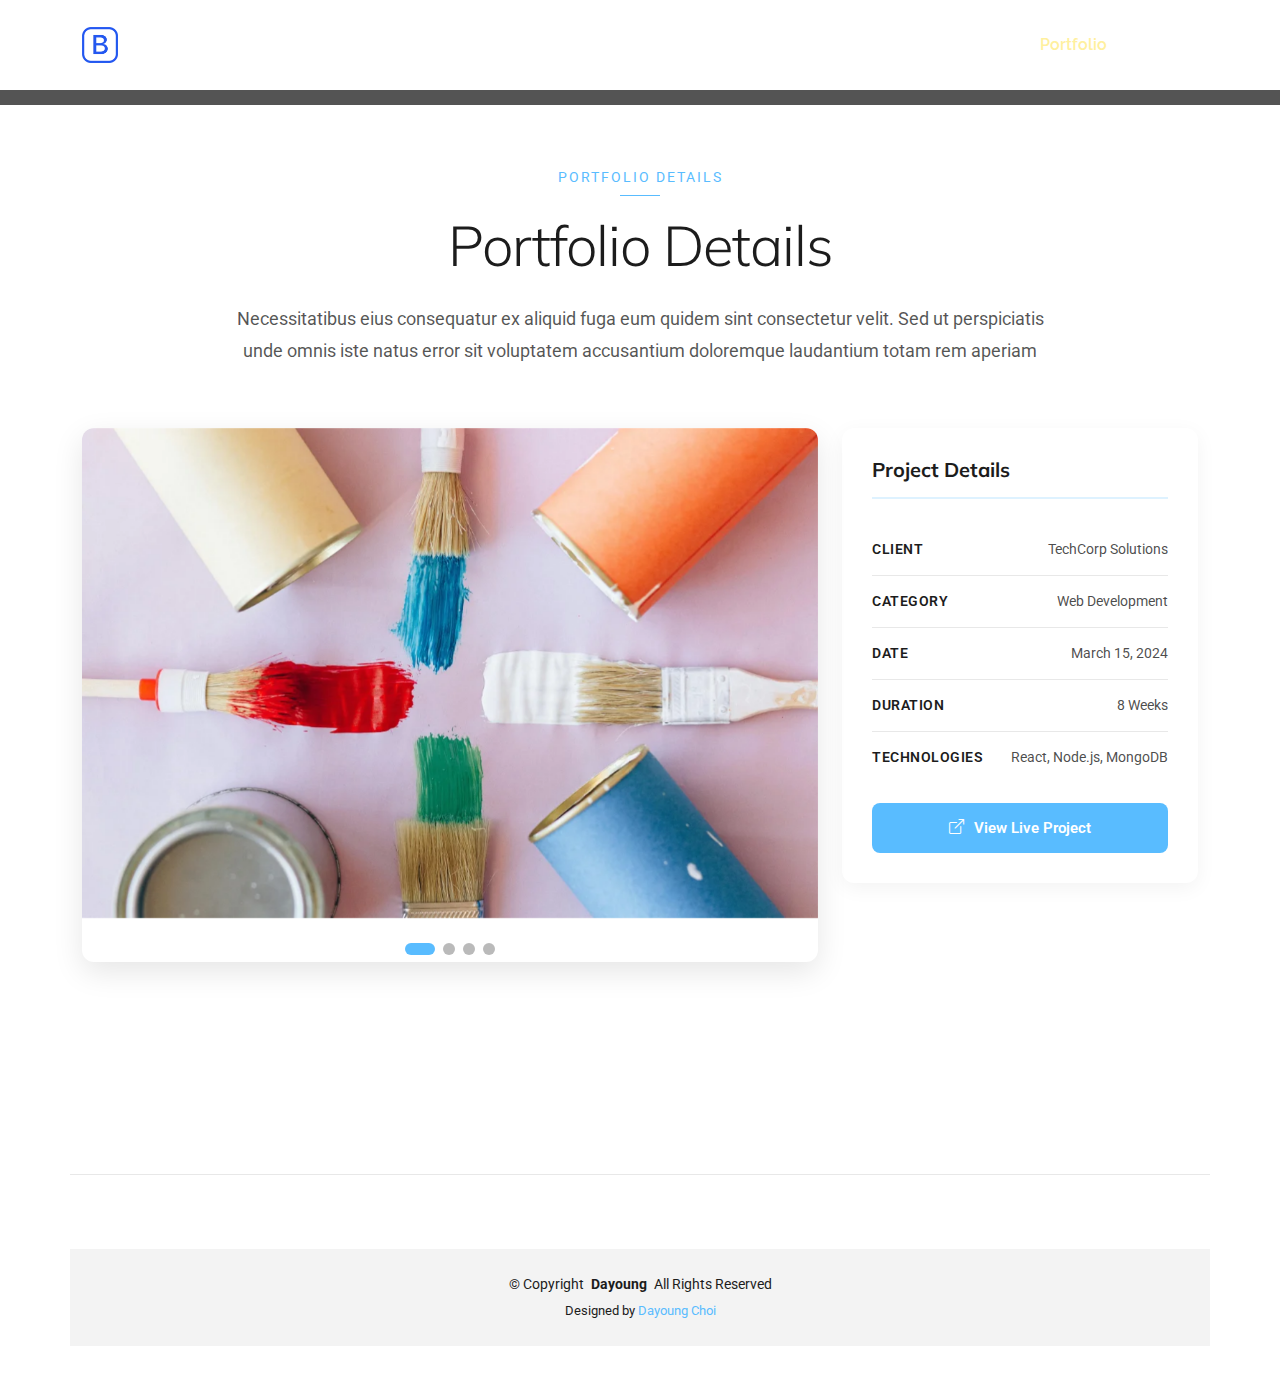
<file: portfolio-details-2.html>
<!DOCTYPE html>
<html lang="ko">

<head>
  <meta charset="utf-8">
  <meta content="width=device-width, initial-scale=1.0" name="viewport">
  <title>최다영의 포트폴리오</title>
   <meta name="author" content="최다영">
  <meta name="description" content="안녕하세요. 디자인, 피그마, 영상 전문입니다">
  <meta name="keywords" content="포트폴리오, html, css, 영상, 피그마">

  <!-- Favicons -->
  <link href="./assets/img/favicon.ico" rel="icon">
  <link href="assets/img/apple-touch-icon.png" rel="apple-touch-icon">

  <!-- Fonts -->
  <link href="https://fonts.googleapis.com" rel="preconnect">
  <link href="https://fonts.gstatic.com" rel="preconnect" crossorigin>
  <link href="https://fonts.googleapis.com/css2?family=Roboto:ital,wght@0,100;0,300;0,400;0,500;0,700;0,900;1,100;1,300;1,400;1,500;1,700;1,900&family=Raleway:ital,wght@0,100;0,200;0,300;0,400;0,500;0,600;0,700;0,800;0,900;1,100;1,200;1,300;1,400;1,500;1,600;1,700;1,800;1,900&family=Mulish:ital,wght@0,200;0,300;0,400;0,500;0,600;0,700;0,800;0,900;1,200;1,300;1,400;1,500;1,600;1,700;1,800;1,900&display=swap" rel="stylesheet">

  <!-- Vendor CSS Files -->
  <link href="assets/vendor/bootstrap/css/bootstrap.min.css" rel="stylesheet">
  <link href="assets/vendor/bootstrap-icons/bootstrap-icons.css" rel="stylesheet">
  <link href="assets/vendor/aos/aos.css" rel="stylesheet">
  <link href="assets/vendor/glightbox/css/glightbox.min.css" rel="stylesheet">
  <link href="assets/vendor/swiper/swiper-bundle.min.css" rel="stylesheet">

  <!-- Main CSS File -->
  <link href="assets/css/main.css" rel="stylesheet">


</head>

<body class="portfolio-details-page">

  <header id="header" class="header d-flex align-items-center fixed-top">
    <div class="container-fluid container-xl position-relative d-flex align-items-center">

      <a href="index.html" class="logo d-flex align-items-center me-auto">
        <!-- Uncomment the line below if you also wish to use an image logo -->
        <img src="assets/img/logo.webp" alt="">
        <h1 class="sitename">CHOI <span class="sitename-font-choi">DY</span></h1>
      </a>

      <nav id="navmenu" class="navmenu">
        <ul>
          <li><a href="index.html#hero">Home</a></li>
          <li><a href="index.html#about">About</a></li>
          <li><a href="index.html#resume">Resume</a></li>
          <li><a href="index.html#portfolio" class="active">Portfolio</a></li>
          
          <li><a href="index.html#contact">Contact</a></li>
        </ul>
        <i class="mobile-nav-toggle d-xl-none bi bi-list-columns-reverse"></i>
      </nav>

      <!-- <a class="btn-getstarted" href="#about">Get Started</a> -->

    </div>
  </header>

  <main class="main">

    <!-- Page Title -->
    <div class="page-title light-background">
      <div class="container">
        <nav class="breadcrumbs">
          <ol>
            <li><a href="index.html">Home</a></li>
            <li class="current">Portfolio Details</li>
          </ol>
        </nav>
        <h1>Portfolio Details</h1>
      </div>
    </div><!-- End Page Title -->

    <!-- Portfolio Details Section -->
    <section id="portfolio-details" class="portfolio-details section">

      <!-- Section Title -->
      <div class="container section-title" data-aos="fade-up">
        <span class="subtitle">Portfolio Details</span>
        <h2>Portfolio Details</h2>
        <p>Necessitatibus eius consequatur ex aliquid fuga eum quidem sint consectetur velit. Sed ut perspiciatis unde omnis iste natus error sit voluptatem accusantium doloremque laudantium totam rem aperiam</p>
      </div><!-- End Section Title -->

      <div class="container" data-aos="fade-up" data-aos-delay="100">

        <div class="row gy-5">

          <div class="col-lg-8">

            <div class="portfolio-details-slider swiper init-swiper">
              <script type="application/json" class="swiper-config">
                {
                  "loop": true,
                  "speed": 600,
                  "autoplay": {
                    "delay": 4000
                  },
                  "slidesPerView": 1,
                  "spaceBetween": 0,
                  "effect": "fade",
                  "pagination": {
                    "el": ".swiper-pagination",
                    "type": "bullets",
                    "clickable": true
                  }
                }
              </script>
              <div class="swiper-wrapper">

                <div class="swiper-slide">
                  <img src="assets/img/portfolio/portfolio-3.webp" alt="Portfolio Image" class="img-fluid">
                   
                </div>

                <div class="swiper-slide">
                  <img src="assets/img/portfolio/portfolio-6.webp" alt="Portfolio Image" class="img-fluid">
                </div>

                <div class="swiper-slide">
                  <img src="assets/img/portfolio/portfolio-9.webp" alt="Portfolio Image" class="img-fluid">
                </div>

                <div class="swiper-slide">
                  <img src="assets/img/portfolio/portfolio-11.webp" alt="Portfolio Image" class="img-fluid">
                </div>

              </div>
              <div class="swiper-pagination"></div>
            </div>

            

          </div>

          <div class="col-lg-4">

            <div class="sidebar" data-aos="fade-up" data-aos-delay="200">

              <div class="info-card">
                <h3>Project Details</h3>
                <div class="info-item">
                  <span class="label">Client</span>
                  <span class="value">TechCorp Solutions</span>
                </div>
                <div class="info-item">
                  <span class="label">Category</span>
                  <span class="value">Web Development</span>
                </div>
                <div class="info-item">
                  <span class="label">Date</span>
                  <span class="value">March 15, 2024</span>
                </div>
                <div class="info-item">
                  <span class="label">Duration</span>
                  <span class="value">8 Weeks</span>
                </div>
                <div class="info-item">
                  <span class="label">Technologies</span>
                  <span class="value">React, Node.js, MongoDB</span>
                </div>
                <a href="https://www.example.com" class="btn-primary" target="_blank">
                  <i class="bi bi-box-arrow-up-right"></i> View Live Project
                </a>
              </div>

              <div class="share-card" data-aos="fade-up" data-aos-delay="300">
                <h3>Share This Project</h3>
                <div class="social-links">
                  <a href="#" class="facebook"><i class="bi bi-facebook"></i></a>
                  <a href="#" class="twitter"><i class="bi bi-twitter"></i></a>
                  <a href="#" class="linkedin"><i class="bi bi-linkedin"></i></a>
                  <a href="#" class="pinterest"><i class="bi bi-pinterest"></i></a>
                </div>
              </div>

              <!-- <div class="tags-card" data-aos="fade-up" data-aos-delay="400">
                <h3>Tags</h3>
                <div class="tags">
                  <a href="#">Design</a>
                  <a href="#">Development</a>
                  <a href="#">React</a>
                  <a href="#">UX/UI</a>
                  <a href="#">Frontend</a>
                  <a href="#">Backend</a>
                </div>
              </div> -->

            </div>

          </div>

        </div>

      </div>

    </section><!-- /Portfolio Details Section -->

  </main>

  <footer id="footer" class="footer">

    <div class="container footer-top">
      <!-- <div class="row gy-4">
        <div class="col-lg-5 col-md-12 footer-about">
          <a href="index.html" class="logo d-flex align-items-center">
            <span class="sitename">Dayoung</span>
          </a>
          <p>Cras fermentum odio eu feugiat lide par naso tierra. Justo eget nada terra videa magna derita valies darta donna mare fermentum iaculis eu non diam phasellus.</p>
          <div class="social-links d-flex mt-4">
            <a href=""><i class="bi bi-twitter-x"></i></a>
            <a href=""><i class="bi bi-facebook"></i></a>
            <a href=""><i class="bi bi-instagram"></i></a>
            <a href=""><i class="bi bi-linkedin"></i></a>
          </div>
        </div>

        <div class="col-lg-2 col-6 footer-links">
          <h4>Useful Links</h4>
          <ul>
            <li><a href="#">Home</a></li>
            <li><a href="#">About us</a></li>
            <li><a href="#">Services</a></li>
            <li><a href="#">Terms of service</a></li>
            <li><a href="#">Privacy policy</a></li>
          </ul>
        </div>

        <div class="col-lg-2 col-6 footer-links">
          <h4>Our Services</h4>
          <ul>
            <li><a href="#">Web Design</a></li>
            <li><a href="#">Web Development</a></li>
            <li><a href="#">Product Management</a></li>
            <li><a href="#">Marketing</a></li>
            <li><a href="#">Graphic Design</a></li>
          </ul>
        </div>

        <div class="col-lg-3 col-md-12 footer-contact text-center text-md-start">
          <h4>Contact Us</h4>
          <p>A108 Adam Street</p>
          <p>New York, NY 535022</p>
          <p>United States</p>
          <p class="mt-4"><strong>Phone:</strong> <span>+1 5589 55488 55</span></p>
          <p><strong>Email:</strong> <span>info@example.com</span></p>
        </div>

      </div> -->
    </div>

    <div class="container copyright text-center mt-4">
      <p>© <span>Copyright</span> <strong class="px-1 sitename">Dayoung</strong> <span>All Rights Reserved</span></p>
      <div class="credits">

        Designed by <a href="#">Dayoung Choi</a>
      </div>
    </div>

  </footer>

  <!-- Scroll Top -->
  <a href="#" id="scroll-top" class="scroll-top d-flex align-items-center justify-content-center"><i class="bi bi-arrow-up"></i></a>

  <!-- Preloader -->
  <div id="preloader"></div>

  <!-- Vendor JS Files -->
  <script src="assets/vendor/bootstrap/js/bootstrap.bundle.min.js"></script>
  <script src="assets/vendor/php-email-form/validate.js"></script>
  <script src="assets/vendor/aos/aos.js"></script>
  <script src="assets/vendor/typed.js/typed.umd.js"></script>
  <script src="assets/vendor/waypoints/noframework.waypoints.js"></script>
  <script src="assets/vendor/glightbox/js/glightbox.min.js"></script>
  <script src="assets/vendor/imagesloaded/imagesloaded.pkgd.min.js"></script>
  <script src="assets/vendor/isotope-layout/isotope.pkgd.min.js"></script>
  <script src="assets/vendor/swiper/swiper-bundle.min.js"></script>

  <!-- Main JS File -->
  <script src="assets/js/main.js"></script>

</body>

</html>
</file>
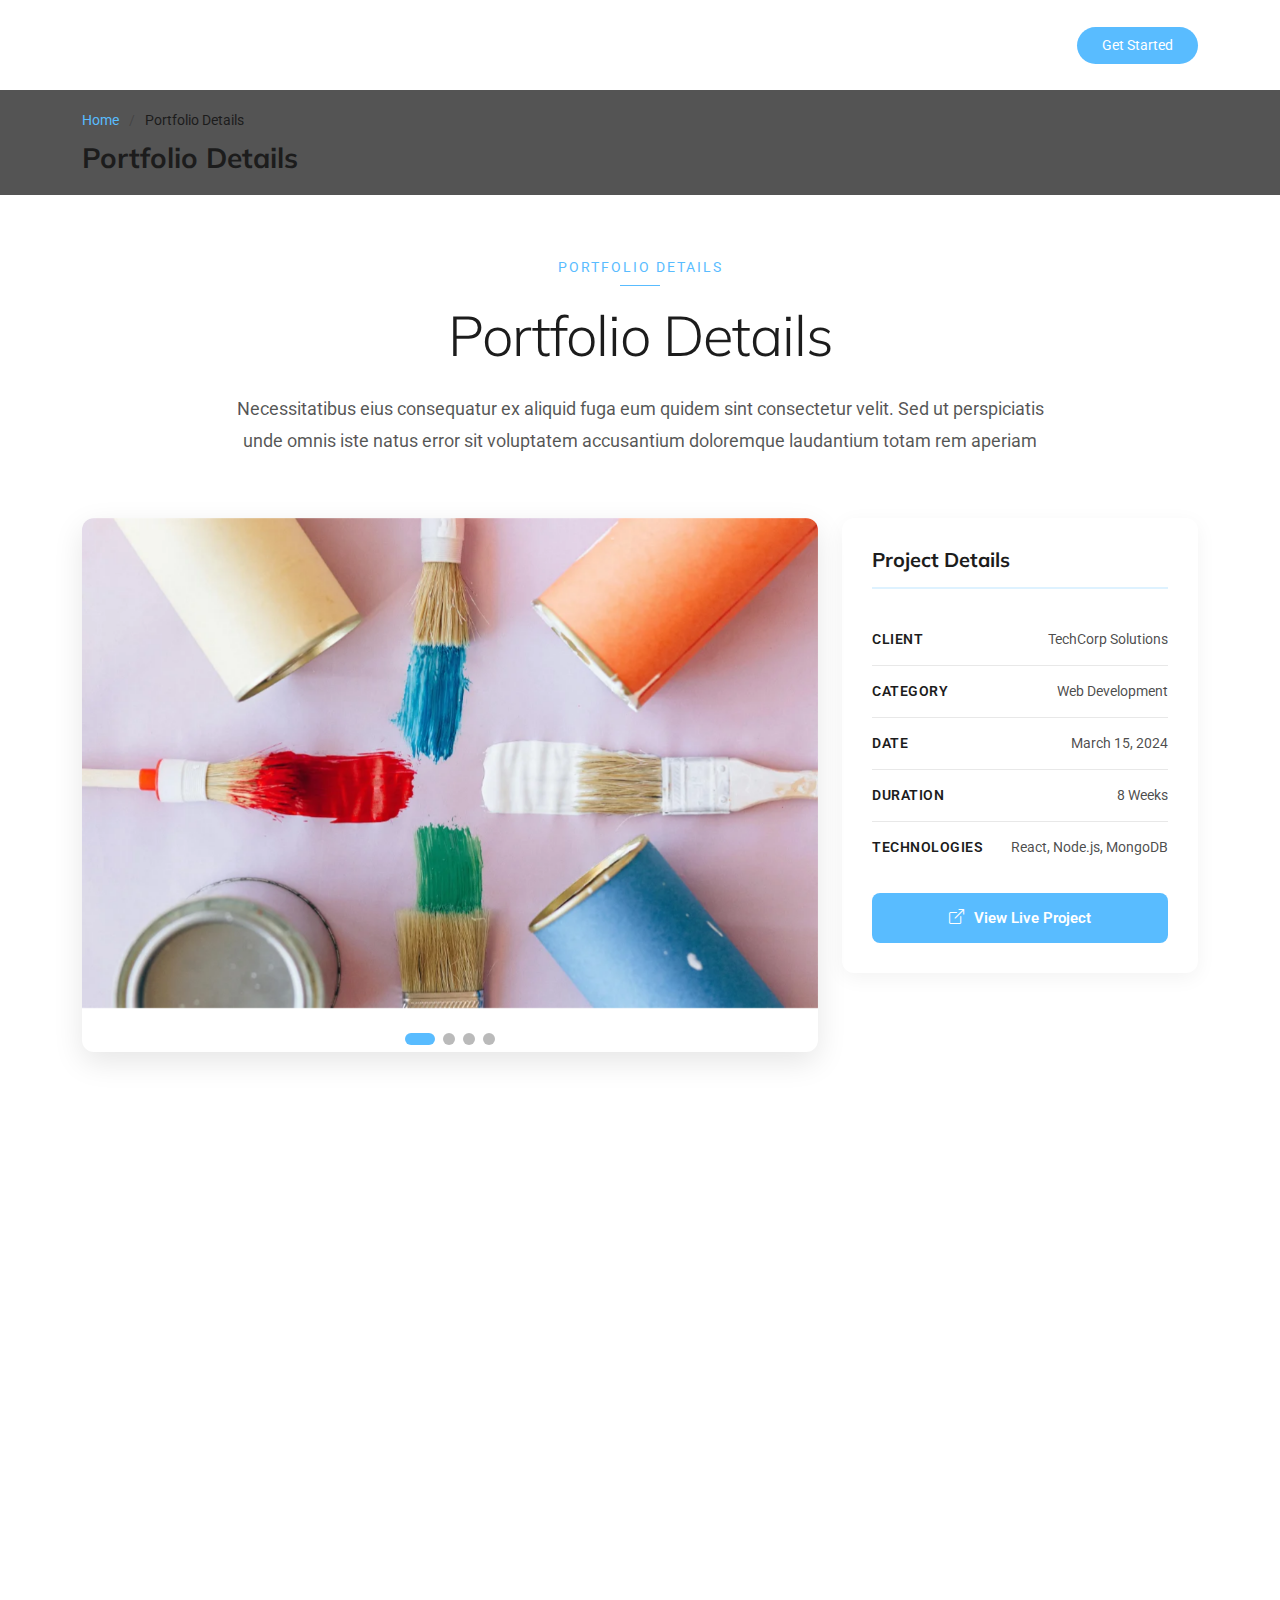
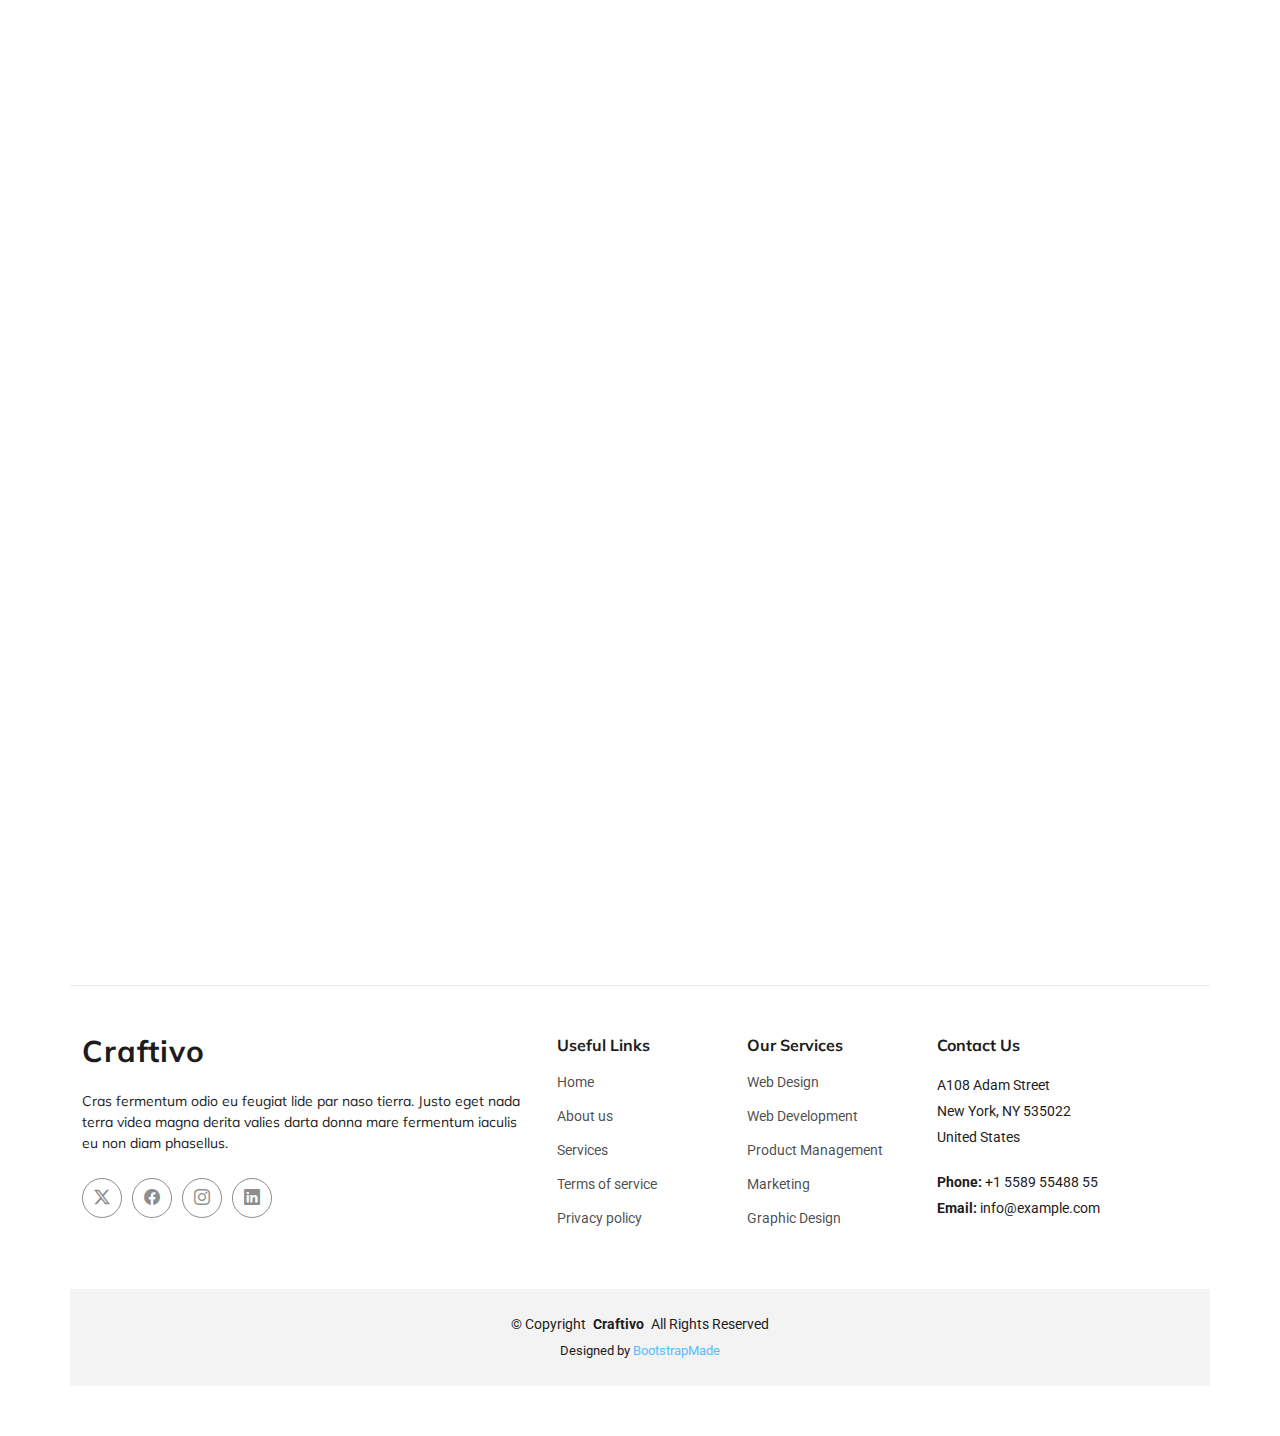
<file: portfolio-details.html>
<!DOCTYPE html>
<html lang="en">

<head>
  <meta charset="utf-8">
  <meta content="width=device-width, initial-scale=1.0" name="viewport">
  <title>Portfolio Details - Craftivo Bootstrap Template</title>
  <meta name="description" content="">
  <meta name="keywords" content="">

  <!-- Favicons -->
  <link href="assets/img/favicon.png" rel="icon">
  <link href="assets/img/apple-touch-icon.png" rel="apple-touch-icon">

  <!-- Fonts -->
  <link href="https://fonts.googleapis.com" rel="preconnect">
  <link href="https://fonts.gstatic.com" rel="preconnect" crossorigin>
  <link href="https://fonts.googleapis.com/css2?family=Roboto:ital,wght@0,100;0,300;0,400;0,500;0,700;0,900;1,100;1,300;1,400;1,500;1,700;1,900&family=Raleway:ital,wght@0,100;0,200;0,300;0,400;0,500;0,600;0,700;0,800;0,900;1,100;1,200;1,300;1,400;1,500;1,600;1,700;1,800;1,900&family=Mulish:ital,wght@0,200;0,300;0,400;0,500;0,600;0,700;0,800;0,900;1,200;1,300;1,400;1,500;1,600;1,700;1,800;1,900&display=swap" rel="stylesheet">

  <!-- Vendor CSS Files -->
  <link href="assets/vendor/bootstrap/css/bootstrap.min.css" rel="stylesheet">
  <link href="assets/vendor/bootstrap-icons/bootstrap-icons.css" rel="stylesheet">
  <link href="assets/vendor/aos/aos.css" rel="stylesheet">
  <link href="assets/vendor/glightbox/css/glightbox.min.css" rel="stylesheet">
  <link href="assets/vendor/swiper/swiper-bundle.min.css" rel="stylesheet">

  <!-- Main CSS File -->
  <link href="assets/css/main.css" rel="stylesheet">

  <!-- =======================================================
  * Template Name: Craftivo
  * Template URL: https://bootstrapmade.com/craftivo-bootstrap-portfolio-template/
  * Updated: Oct 04 2025 with Bootstrap v5.3.8
  * Author: BootstrapMade.com
  * License: https://bootstrapmade.com/license/
  ======================================================== -->
</head>

<body class="portfolio-details-page">

  <header id="header" class="header d-flex align-items-center sticky-top">
    <div class="container-fluid container-xl position-relative d-flex align-items-center">

      <a href="index.html" class="logo d-flex align-items-center me-auto">
        <!-- Uncomment the line below if you also wish to use an image logo -->
        <!-- <img src="assets/img/logo.webp" alt=""> -->
        <h1 class="sitename">Craftivo</h1>
      </a>

      <nav id="navmenu" class="navmenu">
        <ul>
          <li><a href="#hero">Home</a></li>
          <li><a href="#about">About</a></li>
          <li><a href="#resume">Resume</a></li>
          <li><a href="#services">Services</a></li>
          <li><a href="#portfolio">Portfolio</a></li>
          <li class="dropdown"><a href="#"><span>Dropdown</span> <i class="bi bi-chevron-down toggle-dropdown"></i></a>
            <ul>
              <li><a href="#">Dropdown 1</a></li>
              <li class="dropdown"><a href="#"><span>Deep Dropdown</span> <i class="bi bi-chevron-down toggle-dropdown"></i></a>
                <ul>
                  <li><a href="#">Deep Dropdown 1</a></li>
                  <li><a href="#">Deep Dropdown 2</a></li>
                  <li><a href="#">Deep Dropdown 3</a></li>
                  <li><a href="#">Deep Dropdown 4</a></li>
                  <li><a href="#">Deep Dropdown 5</a></li>
                </ul>
              </li>
              <li><a href="#">Dropdown 2</a></li>
              <li><a href="#">Dropdown 3</a></li>
              <li><a href="#">Dropdown 4</a></li>
            </ul>
          </li>
          <li><a href="#contact">Contact</a></li>
        </ul>
        <i class="mobile-nav-toggle d-xl-none bi bi-list"></i>
      </nav>

      <a class="btn-getstarted" href="#about">Get Started</a>

    </div>
  </header>

  <main class="main">

    <!-- Page Title -->
    <div class="page-title light-background">
      <div class="container">
        <nav class="breadcrumbs">
          <ol>
            <li><a href="index.html">Home</a></li>
            <li class="current">Portfolio Details</li>
          </ol>
        </nav>
        <h1>Portfolio Details</h1>
      </div>
    </div><!-- End Page Title -->

    <!-- Portfolio Details Section -->
    <section id="portfolio-details" class="portfolio-details section">

      <!-- Section Title -->
      <div class="container section-title" data-aos="fade-up">
        <span class="subtitle">Portfolio Details</span>
        <h2>Portfolio Details</h2>
        <p>Necessitatibus eius consequatur ex aliquid fuga eum quidem sint consectetur velit. Sed ut perspiciatis unde omnis iste natus error sit voluptatem accusantium doloremque laudantium totam rem aperiam</p>
      </div><!-- End Section Title -->

      <div class="container" data-aos="fade-up" data-aos-delay="100">

        <div class="row gy-5">

          <div class="col-lg-8">

            <div class="portfolio-details-slider swiper init-swiper">
              <script type="application/json" class="swiper-config">
                {
                  "loop": true,
                  "speed": 600,
                  "autoplay": {
                    "delay": 4000
                  },
                  "slidesPerView": 1,
                  "spaceBetween": 0,
                  "effect": "fade",
                  "pagination": {
                    "el": ".swiper-pagination",
                    "type": "bullets",
                    "clickable": true
                  }
                }
              </script>
              <div class="swiper-wrapper">

                <div class="swiper-slide">
                  <img src="assets/img/portfolio/portfolio-3.webp" alt="Portfolio Image" class="img-fluid">
                </div>

                <div class="swiper-slide">
                  <img src="assets/img/portfolio/portfolio-6.webp" alt="Portfolio Image" class="img-fluid">
                </div>

                <div class="swiper-slide">
                  <img src="assets/img/portfolio/portfolio-9.webp" alt="Portfolio Image" class="img-fluid">
                </div>

                <div class="swiper-slide">
                  <img src="assets/img/portfolio/portfolio-11.webp" alt="Portfolio Image" class="img-fluid">
                </div>

              </div>
              <div class="swiper-pagination"></div>
            </div>

            <div class="portfolio-content" data-aos="fade-up" data-aos-delay="200">
              <h2>Innovative Digital Platform</h2>

              <div class="meta-info">
                <span class="date"><i class="bi bi-calendar"></i> March 15, 2024</span>
                <span class="category"><i class="bi bi-tag"></i> Web Development</span>
                <span class="client"><i class="bi bi-building"></i> TechCorp Solutions</span>
              </div>

              <p>
                Lorem ipsum dolor sit amet, consectetur adipiscing elit, sed do eiusmod tempor incididunt ut labore et dolore magna aliqua. Ut enim ad minim veniam, quis nostrud exercitation ullamco laboris nisi ut aliquip ex ea commodo consequat.
              </p>

              <h3>Project Overview</h3>
              <p>
                Duis aute irure dolor in reprehenderit in voluptate velit esse cillum dolore eu fugiat nulla pariatur. Excepteur sint occaecat cupidatat non proident, sunt in culpa qui officia deserunt mollit anim id est laborum. Sed ut perspiciatis unde omnis iste natus error sit voluptatem accusantium doloremque laudantium.
              </p>

              <div class="highlights-box">
                <h4>Key Highlights</h4>
                <ul>
                  <li><i class="bi bi-check-circle"></i> Responsive design across all devices</li>
                  <li><i class="bi bi-check-circle"></i> Advanced user authentication system</li>
                  <li><i class="bi bi-check-circle"></i> Real-time data synchronization</li>
                  <li><i class="bi bi-check-circle"></i> Optimized performance and loading speed</li>
                  <li><i class="bi bi-check-circle"></i> Comprehensive admin dashboard</li>
                </ul>
              </div>

              <h3>Technical Implementation</h3>
              <p>
                Totam rem aperiam, eaque ipsa quae ab illo inventore veritatis et quasi architecto beatae vitae dicta sunt explicabo. Nemo enim ipsam voluptatem quia voluptas sit aspernatur aut odit aut fugit, sed quia consequuntur magni dolores eos qui ratione voluptatem sequi nesciunt.
              </p>

              <blockquote>
                <i class="bi bi-quote quote-icon"></i>
                <p>
                  Neque porro quisquam est, qui dolorem ipsum quia dolor sit amet, consectetur, adipisci velit, sed quia non numquam eius modi tempora incidunt ut labore et dolore magnam aliquam quaerat voluptatem.
                </p>
                <div class="author">
                  <img src="assets/img/person/person-m-7.webp" alt="Author">
                  <div class="author-info">
                    <h5>Michael Anderson</h5>
                    <span>Project Lead</span>
                  </div>
                </div>
              </blockquote>

              <p>
                At vero eos et accusamus et iusto odio dignissimos ducimus qui blanditiis praesentium voluptatum deleniti atque corrupti quos dolores et quas molestias excepturi sint occaecati cupiditate non provident, similique sunt in culpa qui officia deserunt mollitia animi.
              </p>

            </div>

          </div>

          <div class="col-lg-4">

            <div class="sidebar" data-aos="fade-up" data-aos-delay="200">

              <div class="info-card">
                <h3>Project Details</h3>
                <div class="info-item">
                  <span class="label">Client</span>
                  <span class="value">TechCorp Solutions</span>
                </div>
                <div class="info-item">
                  <span class="label">Category</span>
                  <span class="value">Web Development</span>
                </div>
                <div class="info-item">
                  <span class="label">Date</span>
                  <span class="value">March 15, 2024</span>
                </div>
                <div class="info-item">
                  <span class="label">Duration</span>
                  <span class="value">8 Weeks</span>
                </div>
                <div class="info-item">
                  <span class="label">Technologies</span>
                  <span class="value">React, Node.js, MongoDB</span>
                </div>
                <a href="https://www.example.com" class="btn-primary" target="_blank">
                  <i class="bi bi-box-arrow-up-right"></i> View Live Project
                </a>
              </div>

              <div class="share-card" data-aos="fade-up" data-aos-delay="300">
                <h3>Share This Project</h3>
                <div class="social-links">
                  <a href="#" class="facebook"><i class="bi bi-facebook"></i></a>
                  <a href="#" class="twitter"><i class="bi bi-twitter"></i></a>
                  <a href="#" class="linkedin"><i class="bi bi-linkedin"></i></a>
                  <a href="#" class="pinterest"><i class="bi bi-pinterest"></i></a>
                </div>
              </div>

              <div class="tags-card" data-aos="fade-up" data-aos-delay="400">
                <h3>Tags</h3>
                <div class="tags">
                  <a href="#">Design</a>
                  <a href="#">Development</a>
                  <a href="#">React</a>
                  <a href="#">UX/UI</a>
                  <a href="#">Frontend</a>
                  <a href="#">Backend</a>
                </div>
              </div>

            </div>

          </div>

        </div>

      </div>

    </section><!-- /Portfolio Details Section -->

  </main>

  <footer id="footer" class="footer">

    <div class="container footer-top">
      <div class="row gy-4">
        <div class="col-lg-5 col-md-12 footer-about">
          <a href="index.html" class="logo d-flex align-items-center">
            <span class="sitename">Craftivo</span>
          </a>
          <p>Cras fermentum odio eu feugiat lide par naso tierra. Justo eget nada terra videa magna derita valies darta donna mare fermentum iaculis eu non diam phasellus.</p>
          <div class="social-links d-flex mt-4">
            <a href=""><i class="bi bi-twitter-x"></i></a>
            <a href=""><i class="bi bi-facebook"></i></a>
            <a href=""><i class="bi bi-instagram"></i></a>
            <a href=""><i class="bi bi-linkedin"></i></a>
          </div>
        </div>

        <div class="col-lg-2 col-6 footer-links">
          <h4>Useful Links</h4>
          <ul>
            <li><a href="#">Home</a></li>
            <li><a href="#">About us</a></li>
            <li><a href="#">Services</a></li>
            <li><a href="#">Terms of service</a></li>
            <li><a href="#">Privacy policy</a></li>
          </ul>
        </div>

        <div class="col-lg-2 col-6 footer-links">
          <h4>Our Services</h4>
          <ul>
            <li><a href="#">Web Design</a></li>
            <li><a href="#">Web Development</a></li>
            <li><a href="#">Product Management</a></li>
            <li><a href="#">Marketing</a></li>
            <li><a href="#">Graphic Design</a></li>
          </ul>
        </div>

        <div class="col-lg-3 col-md-12 footer-contact text-center text-md-start">
          <h4>Contact Us</h4>
          <p>A108 Adam Street</p>
          <p>New York, NY 535022</p>
          <p>United States</p>
          <p class="mt-4"><strong>Phone:</strong> <span>+1 5589 55488 55</span></p>
          <p><strong>Email:</strong> <span>info@example.com</span></p>
        </div>

      </div>
    </div>

    <div class="container copyright text-center mt-4">
      <p>© <span>Copyright</span> <strong class="px-1 sitename">Craftivo</strong> <span>All Rights Reserved</span></p>
      <div class="credits">
        <!-- All the links in the footer should remain intact. -->
        <!-- You can delete the links only if you've purchased the pro version. -->
        <!-- Licensing information: https://bootstrapmade.com/license/ -->
        <!-- Purchase the pro version with working PHP/AJAX contact form: [buy-url] -->
        Designed by <a href="https://bootstrapmade.com/">BootstrapMade</a>
      </div>
    </div>

  </footer>

  <!-- Scroll Top -->
  <a href="#" id="scroll-top" class="scroll-top d-flex align-items-center justify-content-center"><i class="bi bi-arrow-up-short"></i></a>

  <!-- Preloader -->
  <div id="preloader"></div>

  <!-- Vendor JS Files -->
  <script src="assets/vendor/bootstrap/js/bootstrap.bundle.min.js"></script>
  <script src="assets/vendor/php-email-form/validate.js"></script>
  <script src="assets/vendor/aos/aos.js"></script>
  <script src="assets/vendor/typed.js/typed.umd.js"></script>
  <script src="assets/vendor/waypoints/noframework.waypoints.js"></script>
  <script src="assets/vendor/glightbox/js/glightbox.min.js"></script>
  <script src="assets/vendor/imagesloaded/imagesloaded.pkgd.min.js"></script>
  <script src="assets/vendor/isotope-layout/isotope.pkgd.min.js"></script>
  <script src="assets/vendor/swiper/swiper-bundle.min.js"></script>

  <!-- Main JS File -->
  <script src="assets/js/main.js"></script>

</body>

</html>
</file>
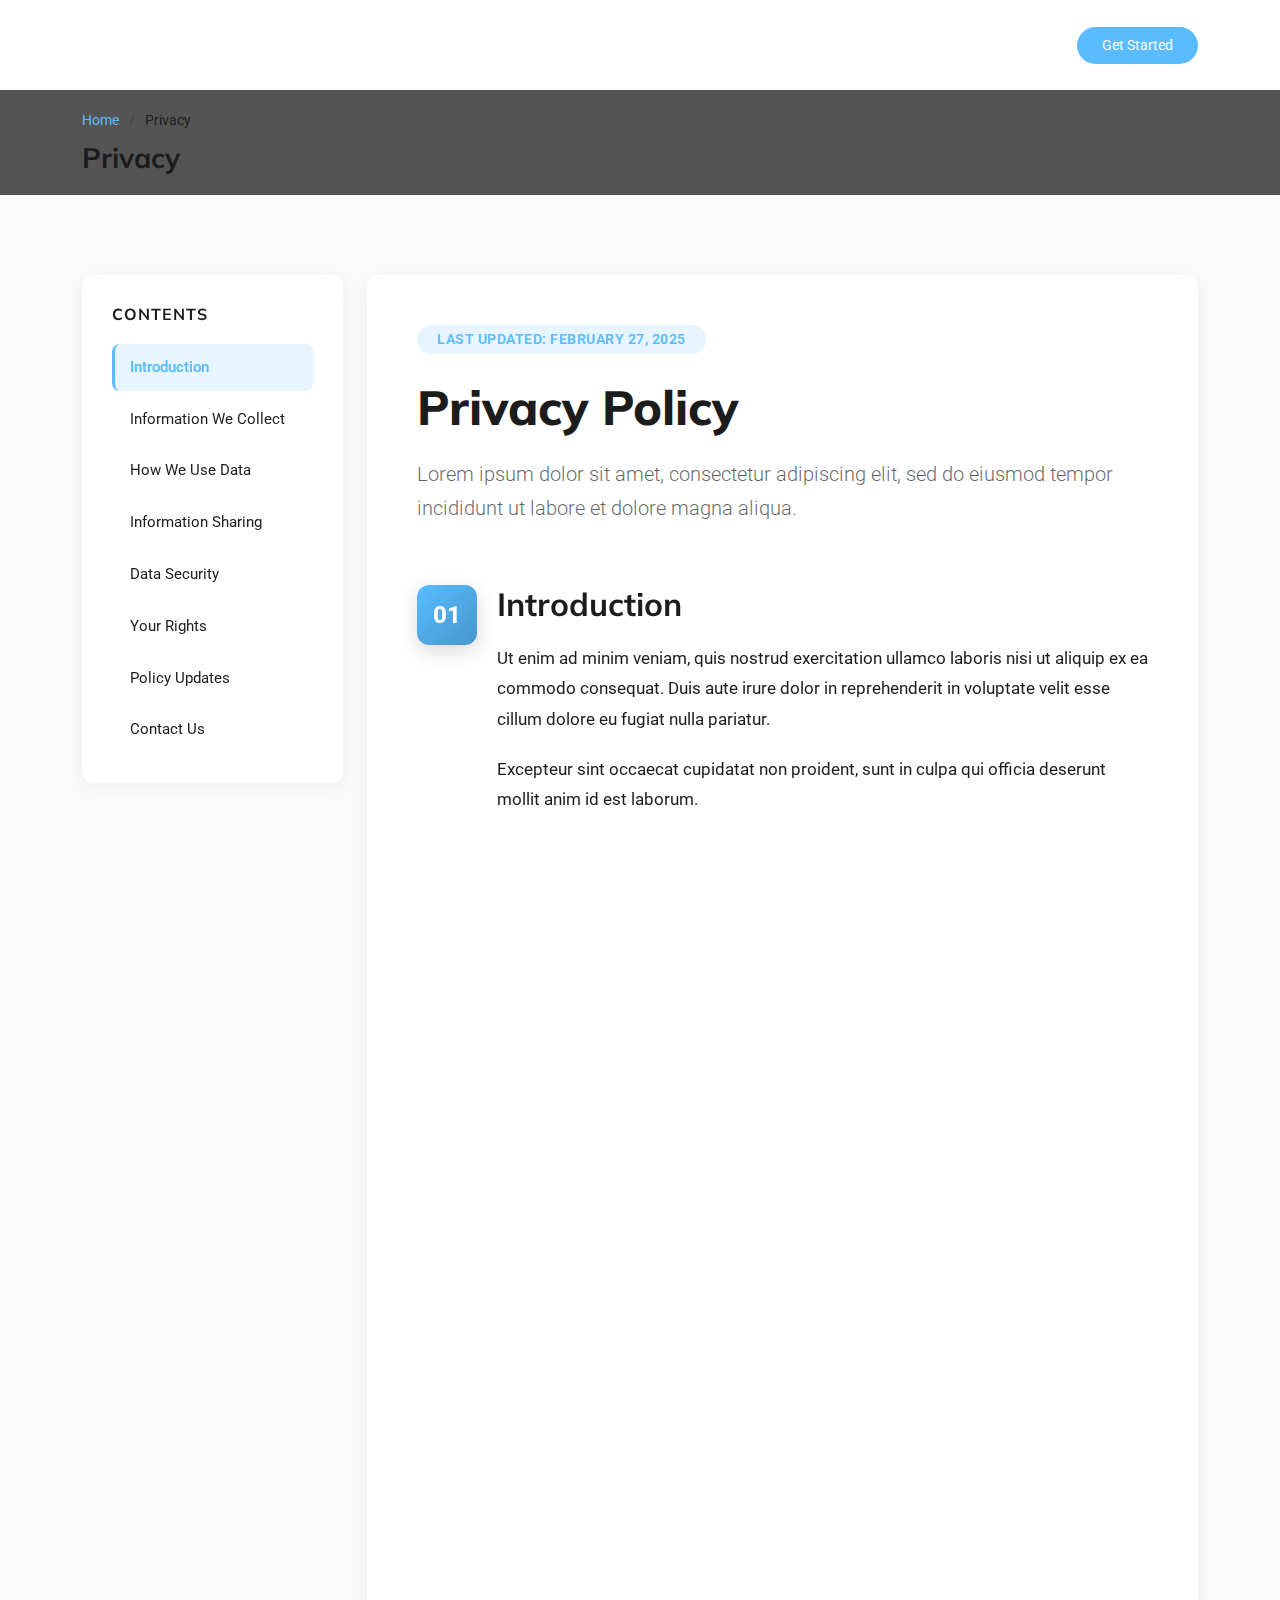
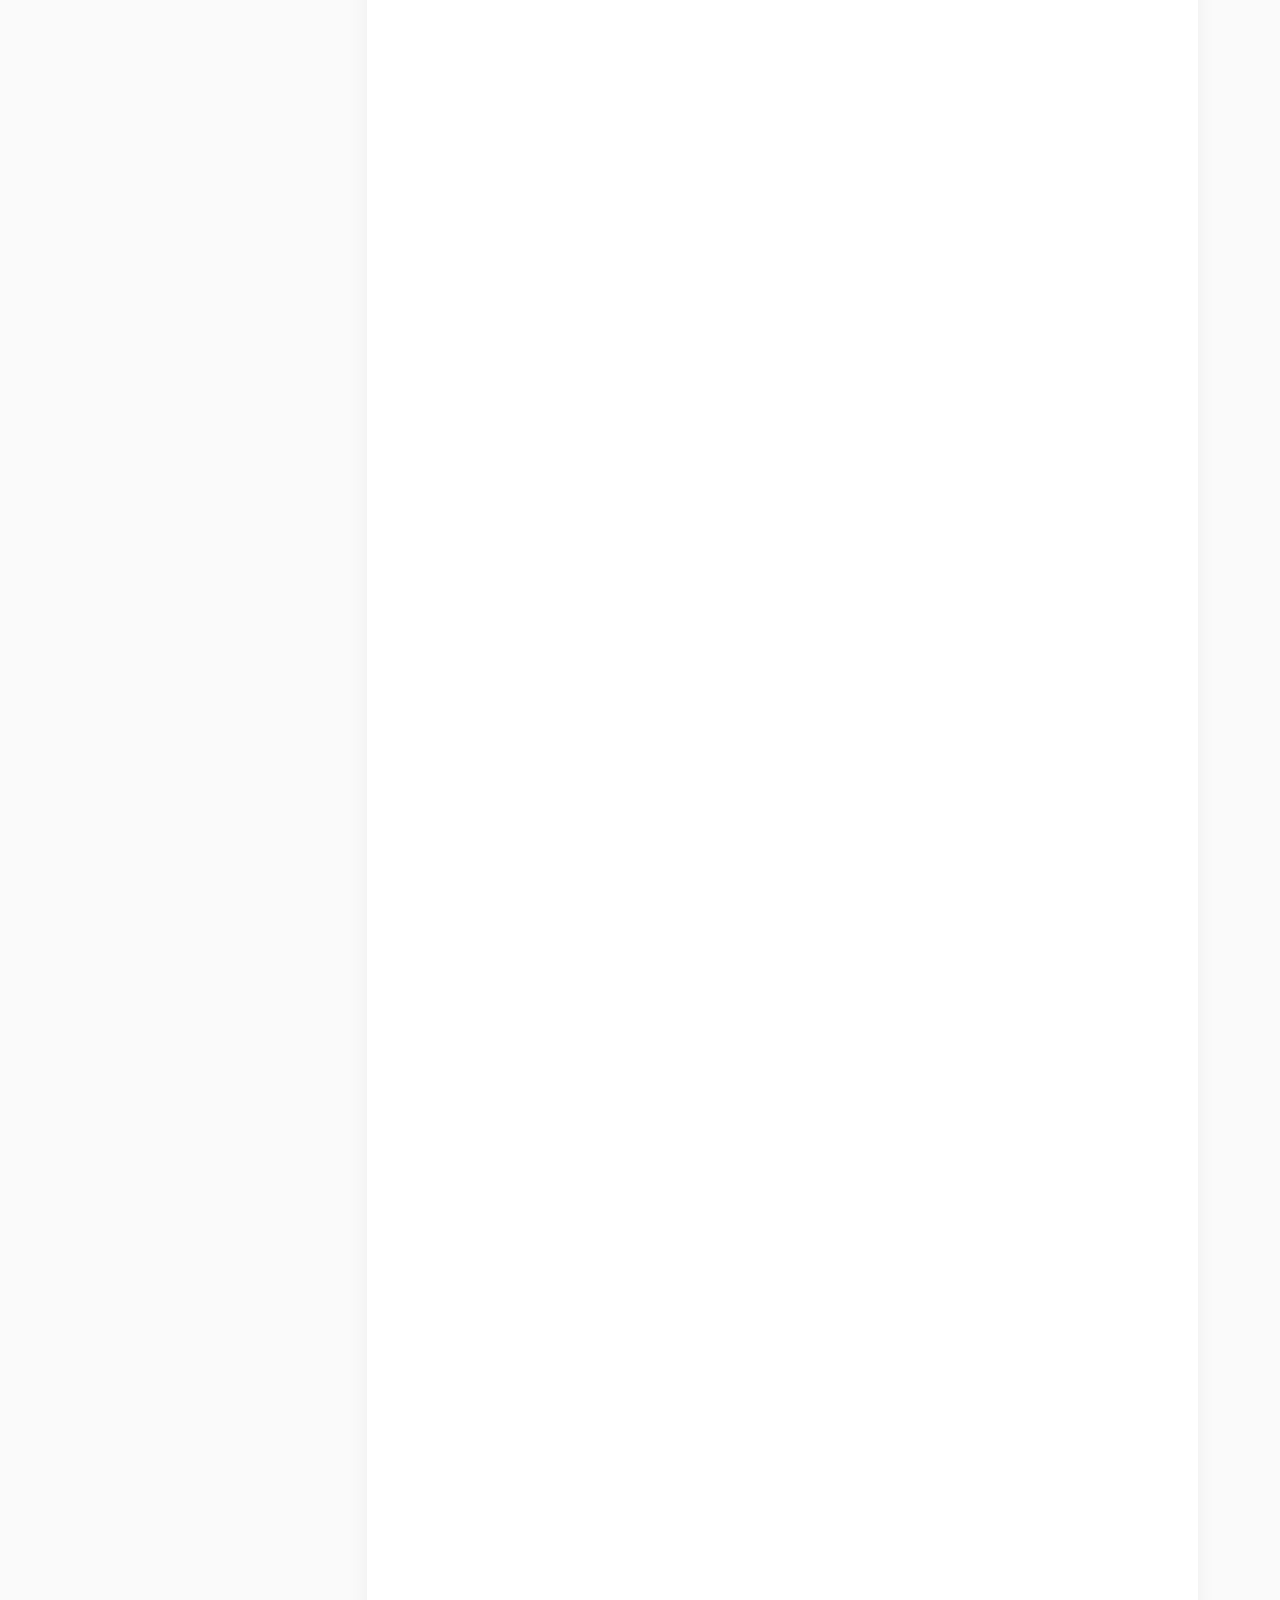
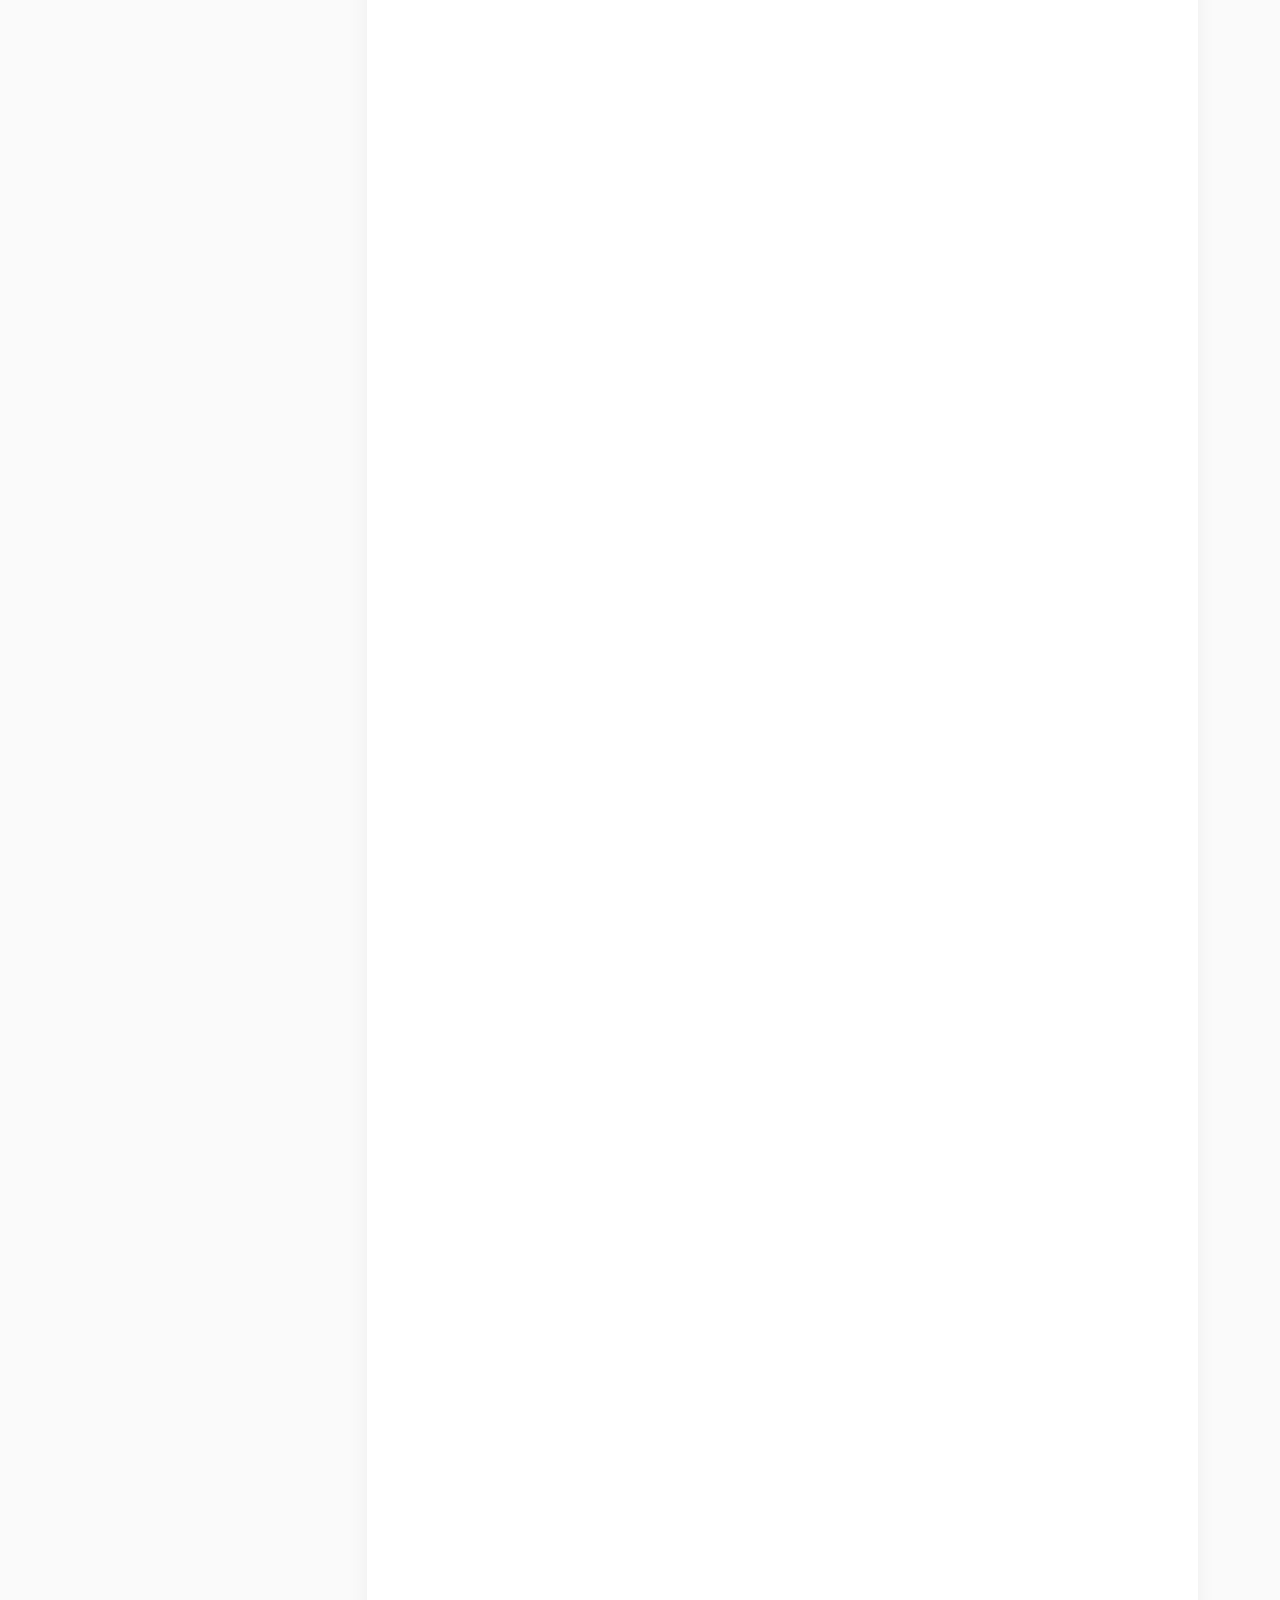
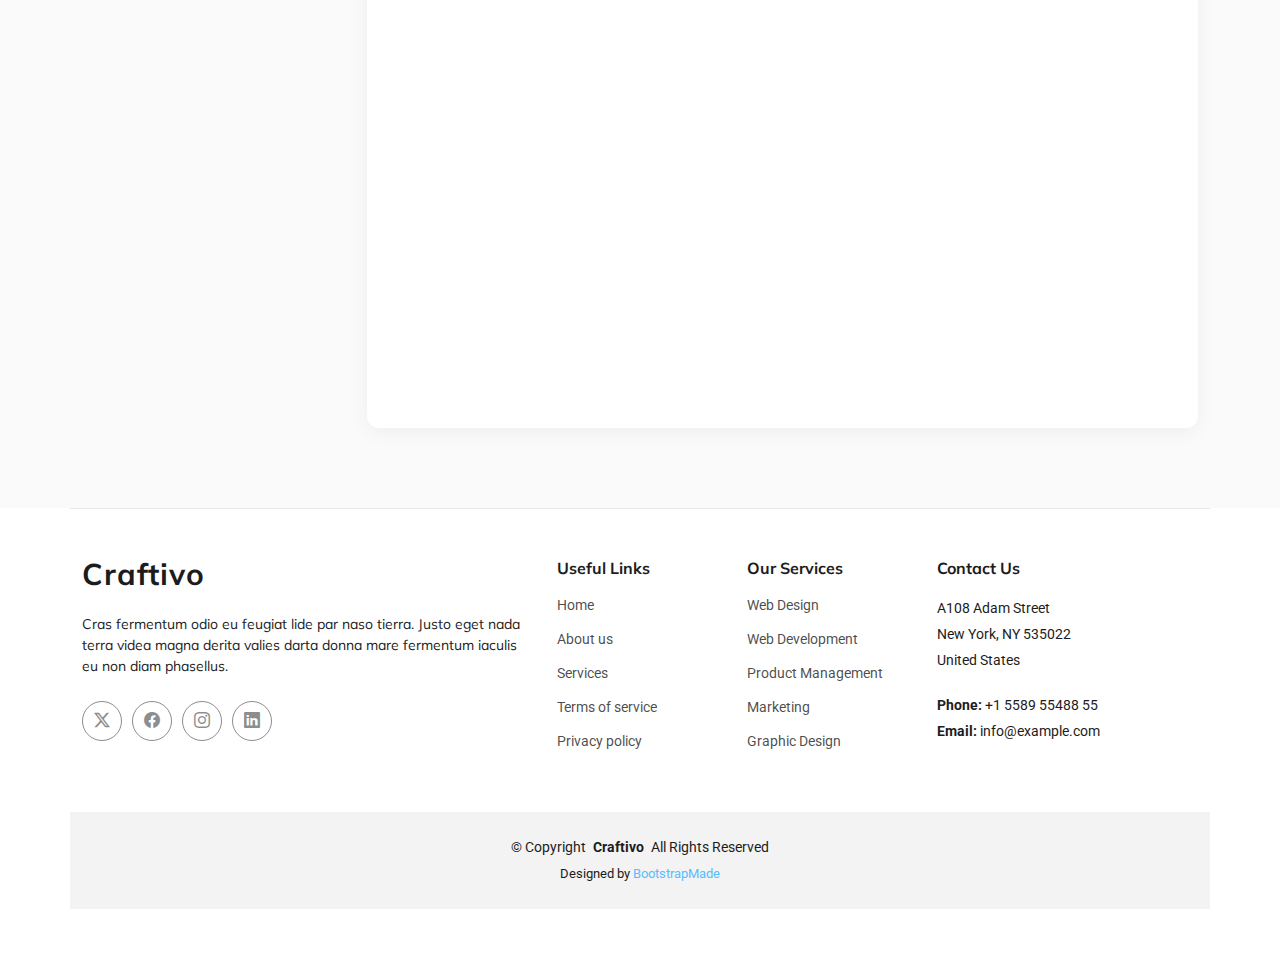
<file: privacy.html>
<!DOCTYPE html>
<html lang="en">

<head>
  <meta charset="utf-8">
  <meta content="width=device-width, initial-scale=1.0" name="viewport">
  <title>Privacy - Craftivo Bootstrap Template</title>
  <meta name="description" content="">
  <meta name="keywords" content="">

  <!-- Favicons -->
  <link href="assets/img/favicon.png" rel="icon">
  <link href="assets/img/apple-touch-icon.png" rel="apple-touch-icon">

  <!-- Fonts -->
  <link href="https://fonts.googleapis.com" rel="preconnect">
  <link href="https://fonts.gstatic.com" rel="preconnect" crossorigin>
  <link href="https://fonts.googleapis.com/css2?family=Roboto:ital,wght@0,100;0,300;0,400;0,500;0,700;0,900;1,100;1,300;1,400;1,500;1,700;1,900&family=Raleway:ital,wght@0,100;0,200;0,300;0,400;0,500;0,600;0,700;0,800;0,900;1,100;1,200;1,300;1,400;1,500;1,600;1,700;1,800;1,900&family=Mulish:ital,wght@0,200;0,300;0,400;0,500;0,600;0,700;0,800;0,900;1,200;1,300;1,400;1,500;1,600;1,700;1,800;1,900&display=swap" rel="stylesheet">

  <!-- Vendor CSS Files -->
  <link href="assets/vendor/bootstrap/css/bootstrap.min.css" rel="stylesheet">
  <link href="assets/vendor/bootstrap-icons/bootstrap-icons.css" rel="stylesheet">
  <link href="assets/vendor/aos/aos.css" rel="stylesheet">
  <link href="assets/vendor/glightbox/css/glightbox.min.css" rel="stylesheet">
  <link href="assets/vendor/swiper/swiper-bundle.min.css" rel="stylesheet">

  <!-- Main CSS File -->
  <link href="assets/css/main.css" rel="stylesheet">

  <!-- =======================================================
  * Template Name: Craftivo
  * Template URL: https://bootstrapmade.com/craftivo-bootstrap-portfolio-template/
  * Updated: Oct 04 2025 with Bootstrap v5.3.8
  * Author: BootstrapMade.com
  * License: https://bootstrapmade.com/license/
  ======================================================== -->
</head>

<body class="privacy-page">

  <header id="header" class="header d-flex align-items-center sticky-top">
    <div class="container-fluid container-xl position-relative d-flex align-items-center">

      <a href="index.html" class="logo d-flex align-items-center me-auto">
        <!-- Uncomment the line below if you also wish to use an image logo -->
        <!-- <img src="assets/img/logo.webp" alt=""> -->
        <h1 class="sitename">Craftivo</h1>
      </a>

      <nav id="navmenu" class="navmenu">
        <ul>
          <li><a href="#hero">Home</a></li>
          <li><a href="#about">About</a></li>
          <li><a href="#resume">Resume</a></li>
          <li><a href="#services">Services</a></li>
          <li><a href="#portfolio">Portfolio</a></li>
          <li class="dropdown"><a href="#"><span>Dropdown</span> <i class="bi bi-chevron-down toggle-dropdown"></i></a>
            <ul>
              <li><a href="#">Dropdown 1</a></li>
              <li class="dropdown"><a href="#"><span>Deep Dropdown</span> <i class="bi bi-chevron-down toggle-dropdown"></i></a>
                <ul>
                  <li><a href="#">Deep Dropdown 1</a></li>
                  <li><a href="#">Deep Dropdown 2</a></li>
                  <li><a href="#">Deep Dropdown 3</a></li>
                  <li><a href="#">Deep Dropdown 4</a></li>
                  <li><a href="#">Deep Dropdown 5</a></li>
                </ul>
              </li>
              <li><a href="#">Dropdown 2</a></li>
              <li><a href="#">Dropdown 3</a></li>
              <li><a href="#">Dropdown 4</a></li>
            </ul>
          </li>
          <li><a href="#contact">Contact</a></li>
        </ul>
        <i class="mobile-nav-toggle d-xl-none bi bi-list"></i>
      </nav>

      <a class="btn-getstarted" href="#about">Get Started</a>

    </div>
  </header>

  <main class="main">

    <!-- Page Title -->
    <div class="page-title light-background">
      <div class="container">
        <nav class="breadcrumbs">
          <ol>
            <li><a href="index.html">Home</a></li>
            <li class="current">Privacy</li>
          </ol>
        </nav>
        <h1>Privacy</h1>
      </div>
    </div><!-- End Page Title -->

    <!-- Privacy Section -->
    <section id="privacy" class="privacy section">

      <div class="container">

        <div class="row">
          <!-- Sidebar Navigation -->
          <div class="col-lg-3">
            <div class="policy-sidebar" data-aos="fade-right">
              <h3>Contents</h3>
              <nav class="policy-nav">
                <a href="#introduction" class="nav-link active">Introduction</a>
                <a href="#information-collect" class="nav-link">Information We Collect</a>
                <a href="#use-information" class="nav-link">How We Use Data</a>
                <a href="#sharing" class="nav-link">Information Sharing</a>
                <a href="#security" class="nav-link">Data Security</a>
                <a href="#rights" class="nav-link">Your Rights</a>
                <a href="#changes" class="nav-link">Policy Updates</a>
                <a href="#contact" class="nav-link">Contact Us</a>
              </nav>
            </div>
          </div>

          <!-- Main Content -->
          <div class="col-lg-9">
            <div class="policy-main">
              <!-- Header -->
              <div class="policy-hero" data-aos="fade-up">
                <div class="badge">Last Updated: February 27, 2025</div>
                <h1>Privacy Policy</h1>
                <p class="lead">Lorem ipsum dolor sit amet, consectetur adipiscing elit, sed do eiusmod tempor incididunt ut labore et dolore magna aliqua.</p>
              </div>

              <!-- Introduction -->
              <div class="policy-section" id="introduction" data-aos="fade-up" data-aos-delay="100">
                <div class="section-number">01</div>
                <h2>Introduction</h2>
                <p>Ut enim ad minim veniam, quis nostrud exercitation ullamco laboris nisi ut aliquip ex ea commodo consequat. Duis aute irure dolor in reprehenderit in voluptate velit esse cillum dolore eu fugiat nulla pariatur.</p>
                <p>Excepteur sint occaecat cupidatat non proident, sunt in culpa qui officia deserunt mollit anim id est laborum.</p>
              </div>

              <!-- Information Collection -->
              <div class="policy-section" id="information-collect" data-aos="fade-up" data-aos-delay="150">
                <div class="section-number">02</div>
                <h2>Information We Collect</h2>
                <p>Sed ut perspiciatis unde omnis iste natus error sit voluptatem accusantium doloremque laudantium, totam rem aperiam.</p>

                <div class="info-card">
                  <div class="card-icon">
                    <i class="bi bi-person-fill"></i>
                  </div>
                  <div class="card-content">
                    <h3>Personal Information</h3>
                    <p>Nemo enim ipsam voluptatem quia voluptas sit aspernatur aut odit aut fugit:</p>
                    <ul>
                      <li>Sed quia consequuntur magni dolores eos</li>
                      <li>Neque porro quisquam est</li>
                      <li>Quis autem vel eum iure reprehenderit</li>
                      <li>At vero eos et accusamus</li>
                    </ul>
                  </div>
                </div>

                <div class="info-card">
                  <div class="card-icon">
                    <i class="bi bi-gear-fill"></i>
                  </div>
                  <div class="card-content">
                    <h3>Automated Data Collection</h3>
                    <p>Et harum quidem rerum facilis est et expedita distinctio:</p>
                    <ul>
                      <li>Nam libero tempore, cum soluta nobis</li>
                      <li>Temporibus autem quibusdam et aut</li>
                      <li>Itaque earum rerum hic tenetur</li>
                      <li>Sed ut perspiciatis unde omnis</li>
                    </ul>
                  </div>
                </div>
              </div>

              <!-- Use of Information -->
              <div class="policy-section" id="use-information" data-aos="fade-up" data-aos-delay="200">
                <div class="section-number">03</div>
                <h2>How We Use Your Information</h2>
                <p>On the other hand, we denounce with righteous indignation and dislike men who are so beguiled and demoralized:</p>
                <div class="usage-grid">
                  <div class="usage-item">
                    <i class="bi bi-check-circle-fill"></i>
                    <span>Omnis dolor repellendus temporibus autem</span>
                  </div>
                  <div class="usage-item">
                    <i class="bi bi-check-circle-fill"></i>
                    <span>Itaque earum rerum hic tenetur sapiente</span>
                  </div>
                  <div class="usage-item">
                    <i class="bi bi-check-circle-fill"></i>
                    <span>Nam libero tempore cum soluta nobis</span>
                  </div>
                  <div class="usage-item">
                    <i class="bi bi-check-circle-fill"></i>
                    <span>Temporibus autem quibusdam et aut officiis</span>
                  </div>
                  <div class="usage-item">
                    <i class="bi bi-check-circle-fill"></i>
                    <span>At vero eos et accusamus dignissimos</span>
                  </div>
                  <div class="usage-item">
                    <i class="bi bi-check-circle-fill"></i>
                    <span>Et harum quidem rerum facilis expedita</span>
                  </div>
                </div>
              </div>

              <!-- Information Sharing -->
              <div class="policy-section" id="sharing" data-aos="fade-up" data-aos-delay="250">
                <div class="section-number">04</div>
                <h2>Information Sharing and Disclosure</h2>
                <p>These cases are perfectly simple and easy to distinguish. In a free hour, when our power of choice is untrammelled:</p>

                <div class="sharing-box">
                  <h3>With Your Consent</h3>
                  <p>Sed ut perspiciatis unde omnis iste natus error sit voluptatem accusantium doloremque laudantium, totam rem aperiam, eaque ipsa quae ab illo inventore.</p>
                </div>

                <div class="sharing-box">
                  <h3>Legal Requirements</h3>
                  <p>Nemo enim ipsam voluptatem quia voluptas sit aspernatur aut odit aut fugit, sed quia consequuntur magni dolores eos qui ratione:</p>
                  <ul>
                    <li>Voluptatem sequi nesciunt neque porro</li>
                    <li>Quisquam est qui dolorem ipsum quia</li>
                    <li>Dolor sit amet consectetur adipiscing elit</li>
                    <li>Sed do eiusmod tempor incididunt labore</li>
                  </ul>
                </div>
              </div>

              <!-- Data Security -->
              <div class="policy-section" id="security" data-aos="fade-up" data-aos-delay="300">
                <div class="section-number">05</div>
                <h2>Data Security</h2>
                <p>But I must explain to you how all this mistaken idea of denouncing pleasure and praising pain was born:</p>
                <div class="security-features">
                  <div class="feature">
                    <i class="bi bi-shield-lock"></i>
                    <h4>Encryption</h4>
                    <p>Lorem ipsum dolor sit amet consectetur adipiscing elit sed do eiusmod</p>
                  </div>
                  <div class="feature">
                    <i class="bi bi-eye-slash"></i>
                    <h4>Access Control</h4>
                    <p>Tempor incididunt ut labore et dolore magna aliqua ut enim minim veniam</p>
                  </div>
                  <div class="feature">
                    <i class="bi bi-database-lock"></i>
                    <h4>Data Protection</h4>
                    <p>Quis nostrud exercitation ullamco laboris nisi ut aliquip ex commodo</p>
                  </div>
                </div>
              </div>

              <!-- Your Rights -->
              <div class="policy-section" id="rights" data-aos="fade-up" data-aos-delay="100">
                <div class="section-number">06</div>
                <h2>Your Rights and Choices</h2>
                <p>Nor again is there anyone who loves or pursues or desires to obtain pain of itself, because it is pain:</p>
                <div class="rights-list">
                  <div class="right-item">
                    <div class="right-icon"><i class="bi bi-folder2-open"></i></div>
                    <div class="right-content">
                      <h4>Access Your Data</h4>
                      <p>Excepteur sint occaecat cupidatat non proident sunt in culpa</p>
                    </div>
                  </div>
                  <div class="right-item">
                    <div class="right-icon"><i class="bi bi-pencil-square"></i></div>
                    <div class="right-content">
                      <h4>Correct Information</h4>
                      <p>Qui officia deserunt mollit anim id est laborum sed ut</p>
                    </div>
                  </div>
                  <div class="right-item">
                    <div class="right-icon"><i class="bi bi-trash"></i></div>
                    <div class="right-content">
                      <h4>Delete Your Data</h4>
                      <p>Perspiciatis unde omnis iste natus error sit voluptatem</p>
                    </div>
                  </div>
                  <div class="right-item">
                    <div class="right-icon"><i class="bi bi-ban"></i></div>
                    <div class="right-content">
                      <h4>Object to Processing</h4>
                      <p>Accusantium doloremque laudantium totam rem aperiam</p>
                    </div>
                  </div>
                </div>
              </div>

              <!-- Policy Updates -->
              <div class="policy-section" id="changes" data-aos="fade-up" data-aos-delay="150">
                <div class="section-number">07</div>
                <h2>Changes to This Policy</h2>
                <p>To take a trivial example, which of us ever undertakes laborious physical exercise, except to obtain some advantage from it.</p>
                <p>But who has any right to find fault with a man who chooses to enjoy a pleasure that has no annoying consequences.</p>
              </div>

              <!-- Contact Section -->
              <div class="policy-contact" id="contact" data-aos="fade-up" data-aos-delay="200">
                <div class="contact-card">
                  <h2>Need Help?</h2>
                  <p>At vero eos et accusamus et iusto odio dignissimos ducimus qui blanditiis praesentium:</p>
                  <div class="contact-info">
                    <div class="info-item">
                      <i class="bi bi-envelope"></i>
                      <div>
                        <strong>Email Address</strong>
                        <span>privacy@example.com</span>
                      </div>
                    </div>
                    <div class="info-item">
                      <i class="bi bi-geo-alt"></i>
                      <div>
                        <strong>Office Location</strong>
                        <span>742 Evergreen Terrace, Springfield, IL 62701</span>
                      </div>
                    </div>
                  </div>
                </div>
              </div>

            </div>
          </div>

        </div>

      </div>

    </section><!-- /Privacy Section -->

  </main>

  <footer id="footer" class="footer">

    <div class="container footer-top">
      <div class="row gy-4">
        <div class="col-lg-5 col-md-12 footer-about">
          <a href="index.html" class="logo d-flex align-items-center">
            <span class="sitename">Craftivo</span>
          </a>
          <p>Cras fermentum odio eu feugiat lide par naso tierra. Justo eget nada terra videa magna derita valies darta donna mare fermentum iaculis eu non diam phasellus.</p>
          <div class="social-links d-flex mt-4">
            <a href=""><i class="bi bi-twitter-x"></i></a>
            <a href=""><i class="bi bi-facebook"></i></a>
            <a href=""><i class="bi bi-instagram"></i></a>
            <a href=""><i class="bi bi-linkedin"></i></a>
          </div>
        </div>

        <div class="col-lg-2 col-6 footer-links">
          <h4>Useful Links</h4>
          <ul>
            <li><a href="#">Home</a></li>
            <li><a href="#">About us</a></li>
            <li><a href="#">Services</a></li>
            <li><a href="#">Terms of service</a></li>
            <li><a href="#">Privacy policy</a></li>
          </ul>
        </div>

        <div class="col-lg-2 col-6 footer-links">
          <h4>Our Services</h4>
          <ul>
            <li><a href="#">Web Design</a></li>
            <li><a href="#">Web Development</a></li>
            <li><a href="#">Product Management</a></li>
            <li><a href="#">Marketing</a></li>
            <li><a href="#">Graphic Design</a></li>
          </ul>
        </div>

        <div class="col-lg-3 col-md-12 footer-contact text-center text-md-start">
          <h4>Contact Us</h4>
          <p>A108 Adam Street</p>
          <p>New York, NY 535022</p>
          <p>United States</p>
          <p class="mt-4"><strong>Phone:</strong> <span>+1 5589 55488 55</span></p>
          <p><strong>Email:</strong> <span>info@example.com</span></p>
        </div>

      </div>
    </div>

    <div class="container copyright text-center mt-4">
      <p>© <span>Copyright</span> <strong class="px-1 sitename">Craftivo</strong> <span>All Rights Reserved</span></p>
      <div class="credits">
        <!-- All the links in the footer should remain intact. -->
        <!-- You can delete the links only if you've purchased the pro version. -->
        <!-- Licensing information: https://bootstrapmade.com/license/ -->
        <!-- Purchase the pro version with working PHP/AJAX contact form: [buy-url] -->
        Designed by <a href="https://bootstrapmade.com/">BootstrapMade</a>
      </div>
    </div>

  </footer>

  <!-- Scroll Top -->
  <a href="#" id="scroll-top" class="scroll-top d-flex align-items-center justify-content-center"><i class="bi bi-arrow-up-short"></i></a>

  <!-- Preloader -->
  <div id="preloader"></div>

  <!-- Vendor JS Files -->
  <script src="assets/vendor/bootstrap/js/bootstrap.bundle.min.js"></script>
  <script src="assets/vendor/php-email-form/validate.js"></script>
  <script src="assets/vendor/aos/aos.js"></script>
  <script src="assets/vendor/typed.js/typed.umd.js"></script>
  <script src="assets/vendor/waypoints/noframework.waypoints.js"></script>
  <script src="assets/vendor/glightbox/js/glightbox.min.js"></script>
  <script src="assets/vendor/imagesloaded/imagesloaded.pkgd.min.js"></script>
  <script src="assets/vendor/isotope-layout/isotope.pkgd.min.js"></script>
  <script src="assets/vendor/swiper/swiper-bundle.min.js"></script>

  <!-- Main JS File -->
  <script src="assets/js/main.js"></script>

</body>

</html>
</file>
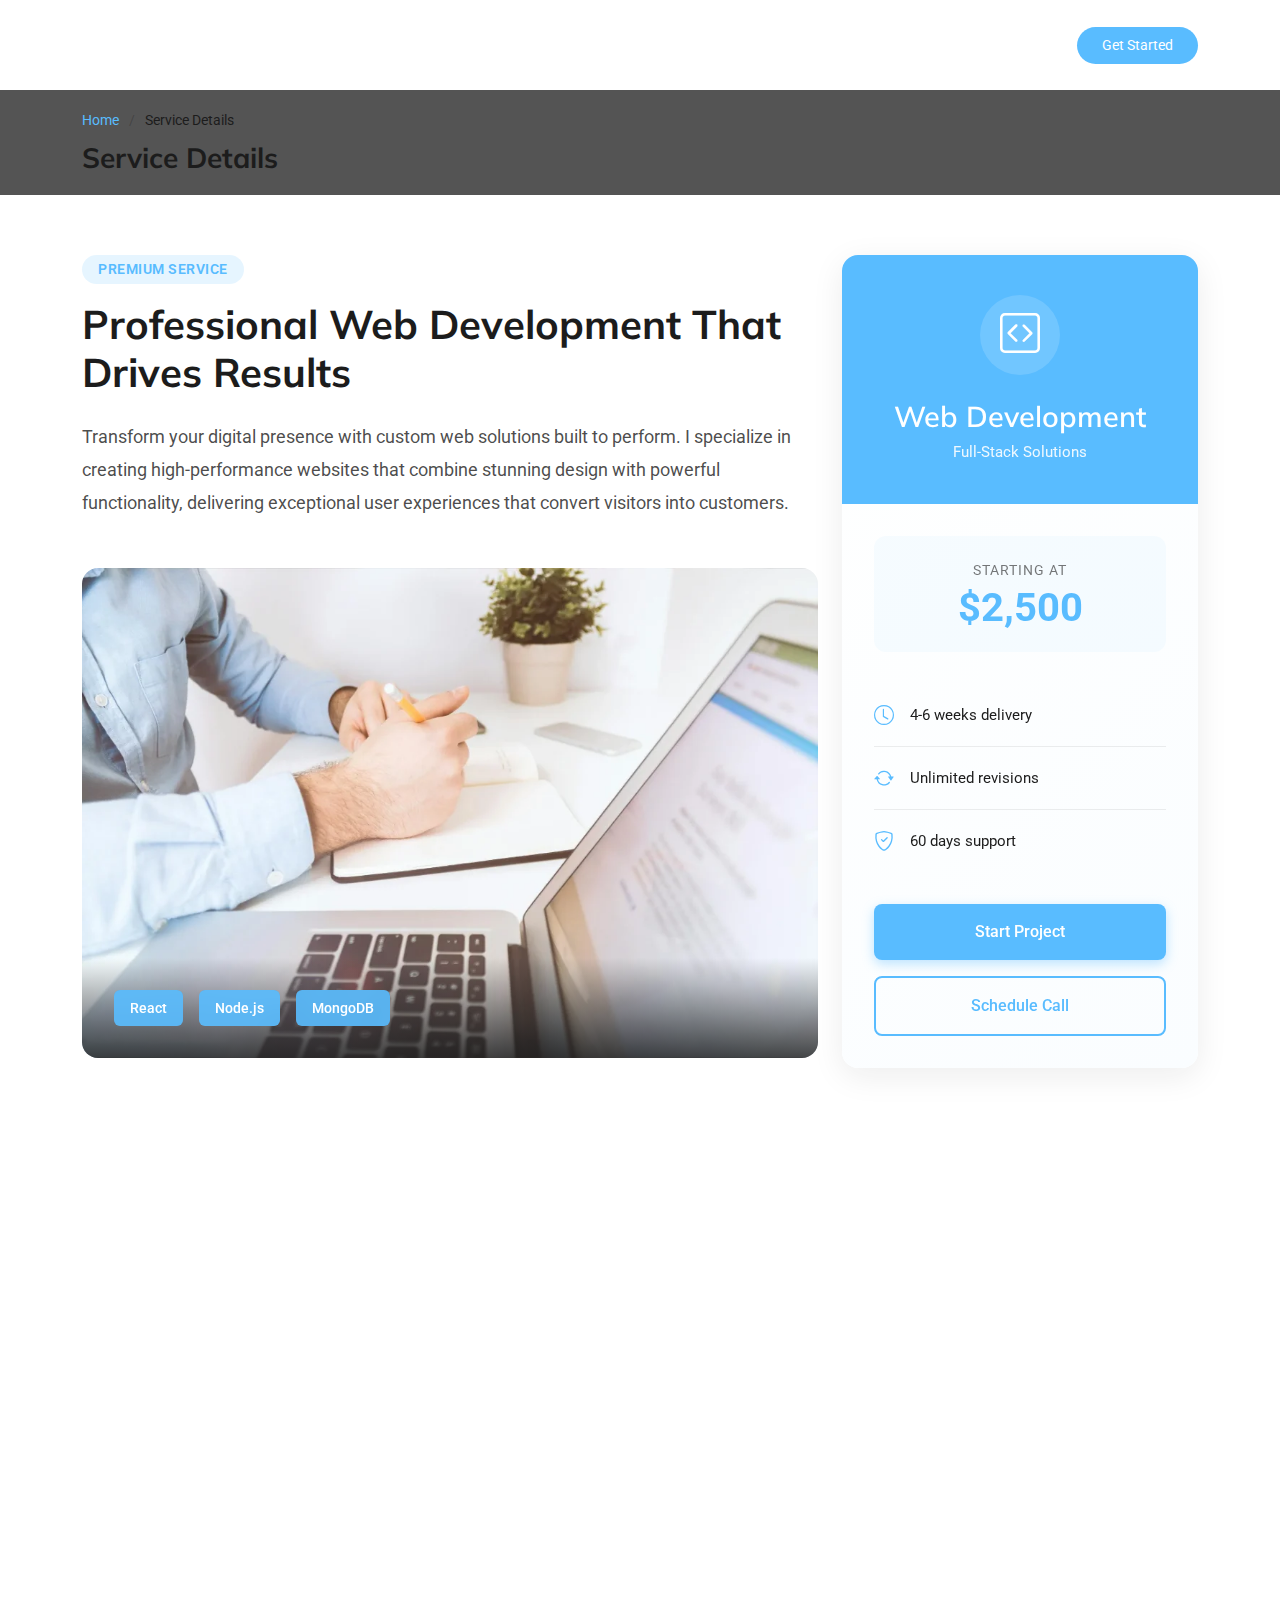
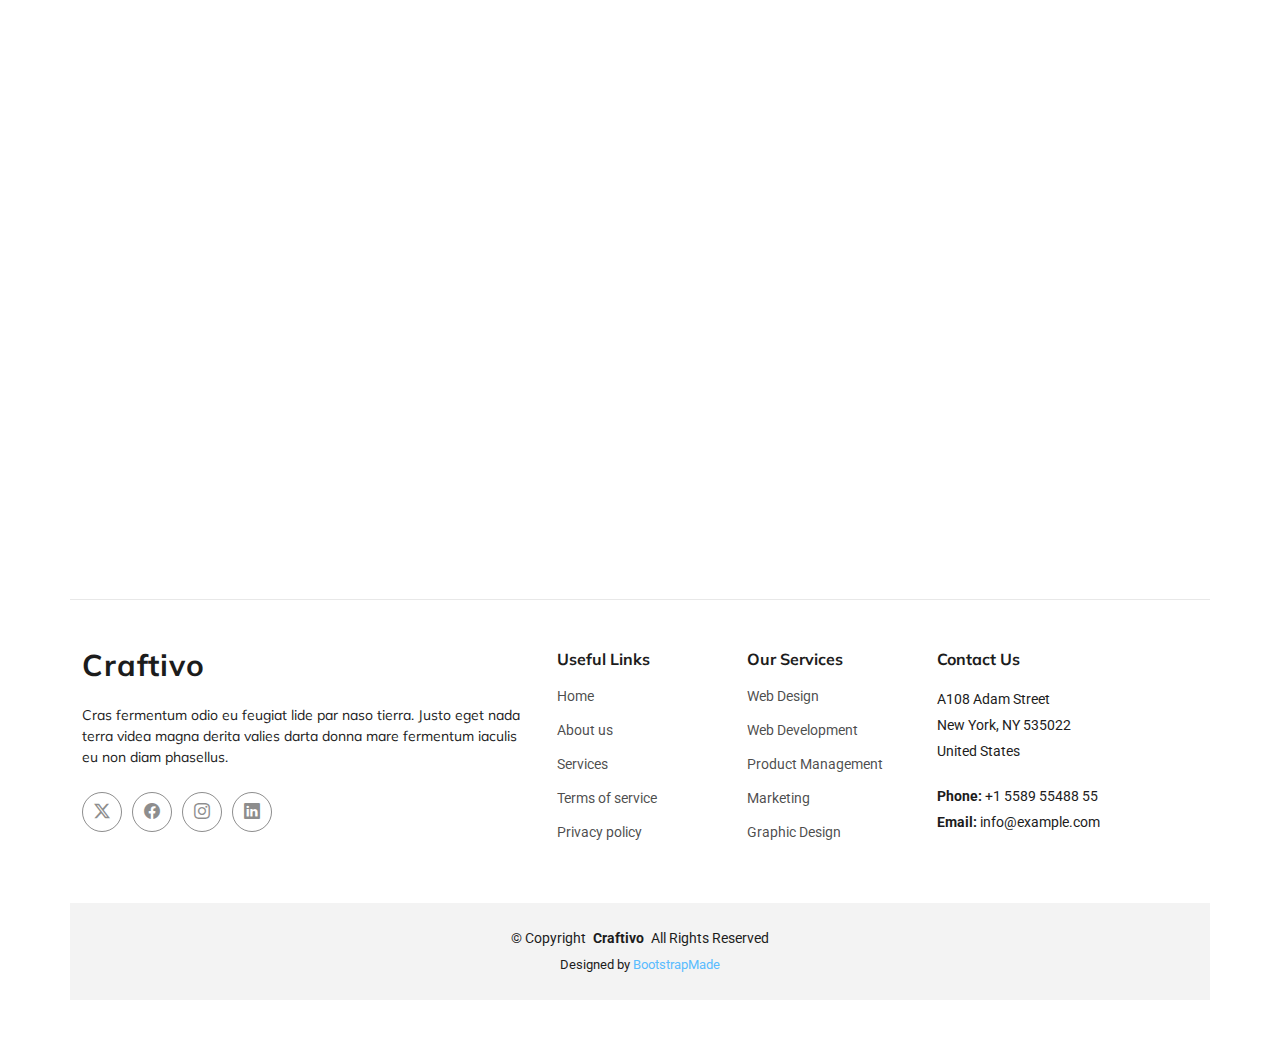
<file: service-details.html>
<!DOCTYPE html>
<html lang="en">

<head>
  <meta charset="utf-8">
  <meta content="width=device-width, initial-scale=1.0" name="viewport">
  <title>Service Details - Craftivo Bootstrap Template</title>
  <meta name="description" content="">
  <meta name="keywords" content="">

  <!-- Favicons -->
  <link href="assets/img/favicon.png" rel="icon">
  <link href="assets/img/apple-touch-icon.png" rel="apple-touch-icon">

  <!-- Fonts -->
  <link href="https://fonts.googleapis.com" rel="preconnect">
  <link href="https://fonts.gstatic.com" rel="preconnect" crossorigin>
  <link href="https://fonts.googleapis.com/css2?family=Roboto:ital,wght@0,100;0,300;0,400;0,500;0,700;0,900;1,100;1,300;1,400;1,500;1,700;1,900&family=Raleway:ital,wght@0,100;0,200;0,300;0,400;0,500;0,600;0,700;0,800;0,900;1,100;1,200;1,300;1,400;1,500;1,600;1,700;1,800;1,900&family=Mulish:ital,wght@0,200;0,300;0,400;0,500;0,600;0,700;0,800;0,900;1,200;1,300;1,400;1,500;1,600;1,700;1,800;1,900&display=swap" rel="stylesheet">

  <!-- Vendor CSS Files -->
  <link href="assets/vendor/bootstrap/css/bootstrap.min.css" rel="stylesheet">
  <link href="assets/vendor/bootstrap-icons/bootstrap-icons.css" rel="stylesheet">
  <link href="assets/vendor/aos/aos.css" rel="stylesheet">
  <link href="assets/vendor/glightbox/css/glightbox.min.css" rel="stylesheet">
  <link href="assets/vendor/swiper/swiper-bundle.min.css" rel="stylesheet">

  <!-- Main CSS File -->
  <link href="assets/css/main.css" rel="stylesheet">

  <!-- =======================================================
  * Template Name: Craftivo
  * Template URL: https://bootstrapmade.com/craftivo-bootstrap-portfolio-template/
  * Updated: Oct 04 2025 with Bootstrap v5.3.8
  * Author: BootstrapMade.com
  * License: https://bootstrapmade.com/license/
  ======================================================== -->
</head>

<body class="service-details-page">

  <header id="header" class="header d-flex align-items-center sticky-top">
    <div class="container-fluid container-xl position-relative d-flex align-items-center">

      <a href="index.html" class="logo d-flex align-items-center me-auto">
        <!-- Uncomment the line below if you also wish to use an image logo -->
        <!-- <img src="assets/img/logo.webp" alt=""> -->
        <h1 class="sitename">Craftivo</h1>
      </a>

      <nav id="navmenu" class="navmenu">
        <ul>
          <li><a href="#hero">Home</a></li>
          <li><a href="#about">About</a></li>
          <li><a href="#resume">Resume</a></li>
          <li><a href="#services">Services</a></li>
          <li><a href="#portfolio">Portfolio</a></li>
          <li class="dropdown"><a href="#"><span>Dropdown</span> <i class="bi bi-chevron-down toggle-dropdown"></i></a>
            <ul>
              <li><a href="#">Dropdown 1</a></li>
              <li class="dropdown"><a href="#"><span>Deep Dropdown</span> <i class="bi bi-chevron-down toggle-dropdown"></i></a>
                <ul>
                  <li><a href="#">Deep Dropdown 1</a></li>
                  <li><a href="#">Deep Dropdown 2</a></li>
                  <li><a href="#">Deep Dropdown 3</a></li>
                  <li><a href="#">Deep Dropdown 4</a></li>
                  <li><a href="#">Deep Dropdown 5</a></li>
                </ul>
              </li>
              <li><a href="#">Dropdown 2</a></li>
              <li><a href="#">Dropdown 3</a></li>
              <li><a href="#">Dropdown 4</a></li>
            </ul>
          </li>
          <li><a href="#contact">Contact</a></li>
        </ul>
        <i class="mobile-nav-toggle d-xl-none bi bi-list"></i>
      </nav>

      <a class="btn-getstarted" href="#about">Get Started</a>

    </div>
  </header>

  <main class="main">

    <!-- Page Title -->
    <div class="page-title light-background">
      <div class="container">
        <nav class="breadcrumbs">
          <ol>
            <li><a href="index.html">Home</a></li>
            <li class="current">Service Details</li>
          </ol>
        </nav>
        <h1>Service Details</h1>
      </div>
    </div><!-- End Page Title -->

    <!-- Service Details Section -->
    <section id="service-details" class="service-details section">

      <div class="container" data-aos="fade-up" data-aos-delay="100">

        <div class="row">

          <div class="col-lg-4 order-lg-2">

            <div class="sticky-sidebar">

              <div class="service-card" data-aos="fade-left" data-aos-delay="200">
                <div class="card-header">
                  <div class="service-icon">
                    <i class="bi bi-code-square"></i>
                  </div>
                  <h3>Web Development</h3>
                  <p class="service-tagline">Full-Stack Solutions</p>
                </div>
                <div class="card-body">
                  <div class="price-tag">
                    <span class="label">Starting at</span>
                    <span class="price">$2,500</span>
                  </div>
                  <ul class="quick-info">
                    <li>
                      <i class="bi bi-clock"></i>
                      <span>4-6 weeks delivery</span>
                    </li>
                    <li>
                      <i class="bi bi-arrow-repeat"></i>
                      <span>Unlimited revisions</span>
                    </li>
                    <li>
                      <i class="bi bi-shield-check"></i>
                      <span>60 days support</span>
                    </li>
                  </ul>
                  <div class="cta-buttons">
                    <a href="#" class="btn-primary">Start Project</a>
                    <a href="#" class="btn-secondary">Schedule Call</a>
                  </div>
                </div>
              </div>

              <div class="contact-card" data-aos="fade-left" data-aos-delay="300">
                <h4>Have Questions?</h4>
                <p>Let's discuss your project requirements and how I can help.</p>
                <div class="contact-methods">
                  <a href="mailto:hello@example.com" class="contact-item">
                    <i class="bi bi-envelope"></i>
                    <span>hello@example.com</span>
                  </a>
                  <a href="tel:+15551234567" class="contact-item">
                    <i class="bi bi-telephone"></i>
                    <span>+1 (555) 123-4567</span>
                  </a>
                </div>
              </div>

            </div>

          </div>

          <div class="col-lg-8 order-lg-1">

            <div class="service-overview" data-aos="fade-up" data-aos-delay="200">
              <div class="overview-header">
                <span class="badge">Premium Service</span>
                <h2>Professional Web Development That Drives Results</h2>
              </div>
              <p class="lead-text">Transform your digital presence with custom web solutions built to perform. I specialize in creating high-performance websites that combine stunning design with powerful functionality, delivering exceptional user experiences that convert visitors into customers.</p>
            </div>

            <div class="service-image-showcase" data-aos="zoom-in" data-aos-delay="300">
              <img src="assets/img/services/services-1.webp" alt="Web Development" class="img-fluid main-image">
              <div class="image-overlay">
                <div class="tech-stack">
                  <span class="tech-item">React</span>
                  <span class="tech-item">Node.js</span>
                  <span class="tech-item">MongoDB</span>
                </div>
              </div>
            </div>

            <div class="features-grid" data-aos="fade-up" data-aos-delay="400">
              <h3 class="section-heading">What You Get</h3>
              <div class="row g-4">
                <div class="col-md-6">
                  <div class="feature-box">
                    <div class="icon-wrapper">
                      <i class="bi bi-layers"></i>
                    </div>
                    <h4>Modern Architecture</h4>
                    <p>Scalable, maintainable code structure using the latest web technologies and best practices for long-term success.</p>
                  </div>
                </div>
                <div class="col-md-6">
                  <div class="feature-box">
                    <div class="icon-wrapper">
                      <i class="bi bi-speedometer2"></i>
                    </div>
                    <h4>Lightning Fast</h4>
                    <p>Optimized performance with lazy loading, code splitting, and CDN integration for instant page loads.</p>
                  </div>
                </div>
                <div class="col-md-6">
                  <div class="feature-box">
                    <div class="icon-wrapper">
                      <i class="bi bi-phone-landscape"></i>
                    </div>
                    <h4>Responsive Design</h4>
                    <p>Pixel-perfect layouts that adapt seamlessly across all devices, from mobile phones to large desktop screens.</p>
                  </div>
                </div>
                <div class="col-md-6">
                  <div class="feature-box">
                    <div class="icon-wrapper">
                      <i class="bi bi-graph-up"></i>
                    </div>
                    <h4>SEO Optimized</h4>
                    <p>Search engine friendly structure with semantic HTML, meta tags, and performance optimizations built in.</p>
                  </div>
                </div>
              </div>
            </div>

            <div class="workflow-section" data-aos="fade-up" data-aos-delay="500">
              <h3 class="section-heading">Development Workflow</h3>
              <div class="timeline">
                <div class="timeline-item">
                  <div class="timeline-marker">1</div>
                  <div class="timeline-content">
                    <h4>Strategy &amp; Planning</h4>
                    <p>Duis aute irure dolor in reprehenderit in voluptate velit esse cillum dolore eu fugiat nulla pariatur. Excepteur sint occaecat cupidatat non proident.</p>
                    <span class="duration">1 week</span>
                  </div>
                </div>
                <div class="timeline-item">
                  <div class="timeline-marker">2</div>
                  <div class="timeline-content">
                    <h4>Design &amp; Prototyping</h4>
                    <p>Sed ut perspiciatis unde omnis iste natus error sit voluptatem accusantium doloremque laudantium, totam rem aperiam eaque ipsa quae.</p>
                    <span class="duration">1-2 weeks</span>
                  </div>
                </div>
                <div class="timeline-item">
                  <div class="timeline-marker">3</div>
                  <div class="timeline-content">
                    <h4>Development &amp; Testing</h4>
                    <p>At vero eos et accusamus et iusto odio dignissimos ducimus qui blanditiis praesentium voluptatum deleniti atque corrupti quos dolores.</p>
                    <span class="duration">2-3 weeks</span>
                  </div>
                </div>
                <div class="timeline-item">
                  <div class="timeline-marker">4</div>
                  <div class="timeline-content">
                    <h4>Launch &amp; Optimization</h4>
                    <p>Quis autem vel eum iure reprehenderit qui in ea voluptate velit esse quam nihil molestiae consequatur vel illum qui dolorem.</p>
                    <span class="duration">1 week</span>
                  </div>
                </div>
              </div>
            </div>

            <div class="testimonial-section" data-aos="fade-up" data-aos-delay="600">
              <div class="testimonial-card">
                <div class="stars">
                  <i class="bi bi-star-fill"></i>
                  <i class="bi bi-star-fill"></i>
                  <i class="bi bi-star-fill"></i>
                  <i class="bi bi-star-fill"></i>
                  <i class="bi bi-star-fill"></i>
                </div>
                <blockquote>
                  "Nemo enim ipsam voluptatem quia voluptas sit aspernatur aut odit aut fugit, sed quia consequuntur magni dolores eos qui ratione voluptatem sequi nesciunt. Exceptional work and outstanding communication throughout."
                </blockquote>
                <div class="client-info">
                  <img src="assets/img/person/person-m-5.webp" alt="Michael Chen" class="client-avatar">
                  <div class="client-details">
                    <h5>Michael Chen</h5>
                    <p>Founder, TechStart Inc.</p>
                  </div>
                </div>
              </div>
            </div>

            <div class="tech-details" data-aos="fade-up" data-aos-delay="700">
              <h3 class="section-heading">Technologies &amp; Tools</h3>
              <div class="tech-categories">
                <div class="tech-category">
                  <h5>Frontend</h5>
                  <div class="tech-tags">
                    <span>React</span>
                    <span>Vue.js</span>
                    <span>TypeScript</span>
                    <span>Tailwind CSS</span>
                    <span>SASS</span>
                  </div>
                </div>
                <div class="tech-category">
                  <h5>Backend</h5>
                  <div class="tech-tags">
                    <span>Node.js</span>
                    <span>Express</span>
                    <span>Python</span>
                    <span>Django</span>
                    <span>REST API</span>
                  </div>
                </div>
                <div class="tech-category">
                  <h5>Database</h5>
                  <div class="tech-tags">
                    <span>MongoDB</span>
                    <span>PostgreSQL</span>
                    <span>Redis</span>
                    <span>Firebase</span>
                  </div>
                </div>
              </div>
            </div>

          </div>

        </div>

      </div>

    </section><!-- /Service Details Section -->

  </main>

  <footer id="footer" class="footer">

    <div class="container footer-top">
      <div class="row gy-4">
        <div class="col-lg-5 col-md-12 footer-about">
          <a href="index.html" class="logo d-flex align-items-center">
            <span class="sitename">Craftivo</span>
          </a>
          <p>Cras fermentum odio eu feugiat lide par naso tierra. Justo eget nada terra videa magna derita valies darta donna mare fermentum iaculis eu non diam phasellus.</p>
          <div class="social-links d-flex mt-4">
            <a href=""><i class="bi bi-twitter-x"></i></a>
            <a href=""><i class="bi bi-facebook"></i></a>
            <a href=""><i class="bi bi-instagram"></i></a>
            <a href=""><i class="bi bi-linkedin"></i></a>
          </div>
        </div>

        <div class="col-lg-2 col-6 footer-links">
          <h4>Useful Links</h4>
          <ul>
            <li><a href="#">Home</a></li>
            <li><a href="#">About us</a></li>
            <li><a href="#">Services</a></li>
            <li><a href="#">Terms of service</a></li>
            <li><a href="#">Privacy policy</a></li>
          </ul>
        </div>

        <div class="col-lg-2 col-6 footer-links">
          <h4>Our Services</h4>
          <ul>
            <li><a href="#">Web Design</a></li>
            <li><a href="#">Web Development</a></li>
            <li><a href="#">Product Management</a></li>
            <li><a href="#">Marketing</a></li>
            <li><a href="#">Graphic Design</a></li>
          </ul>
        </div>

        <div class="col-lg-3 col-md-12 footer-contact text-center text-md-start">
          <h4>Contact Us</h4>
          <p>A108 Adam Street</p>
          <p>New York, NY 535022</p>
          <p>United States</p>
          <p class="mt-4"><strong>Phone:</strong> <span>+1 5589 55488 55</span></p>
          <p><strong>Email:</strong> <span>info@example.com</span></p>
        </div>

      </div>
    </div>

    <div class="container copyright text-center mt-4">
      <p>© <span>Copyright</span> <strong class="px-1 sitename">Craftivo</strong> <span>All Rights Reserved</span></p>
      <div class="credits">
        <!-- All the links in the footer should remain intact. -->
        <!-- You can delete the links only if you've purchased the pro version. -->
        <!-- Licensing information: https://bootstrapmade.com/license/ -->
        <!-- Purchase the pro version with working PHP/AJAX contact form: [buy-url] -->
        Designed by <a href="https://bootstrapmade.com/">BootstrapMade</a>
      </div>
    </div>

  </footer>

  <!-- Scroll Top -->
  <a href="#" id="scroll-top" class="scroll-top d-flex align-items-center justify-content-center"><i class="bi bi-arrow-up-short"></i></a>

  <!-- Preloader -->
  <div id="preloader"></div>

  <!-- Vendor JS Files -->
  <script src="assets/vendor/bootstrap/js/bootstrap.bundle.min.js"></script>
  <script src="assets/vendor/php-email-form/validate.js"></script>
  <script src="assets/vendor/aos/aos.js"></script>
  <script src="assets/vendor/typed.js/typed.umd.js"></script>
  <script src="assets/vendor/waypoints/noframework.waypoints.js"></script>
  <script src="assets/vendor/glightbox/js/glightbox.min.js"></script>
  <script src="assets/vendor/imagesloaded/imagesloaded.pkgd.min.js"></script>
  <script src="assets/vendor/isotope-layout/isotope.pkgd.min.js"></script>
  <script src="assets/vendor/swiper/swiper-bundle.min.js"></script>

  <!-- Main JS File -->
  <script src="assets/js/main.js"></script>

</body>

</html>
</file>
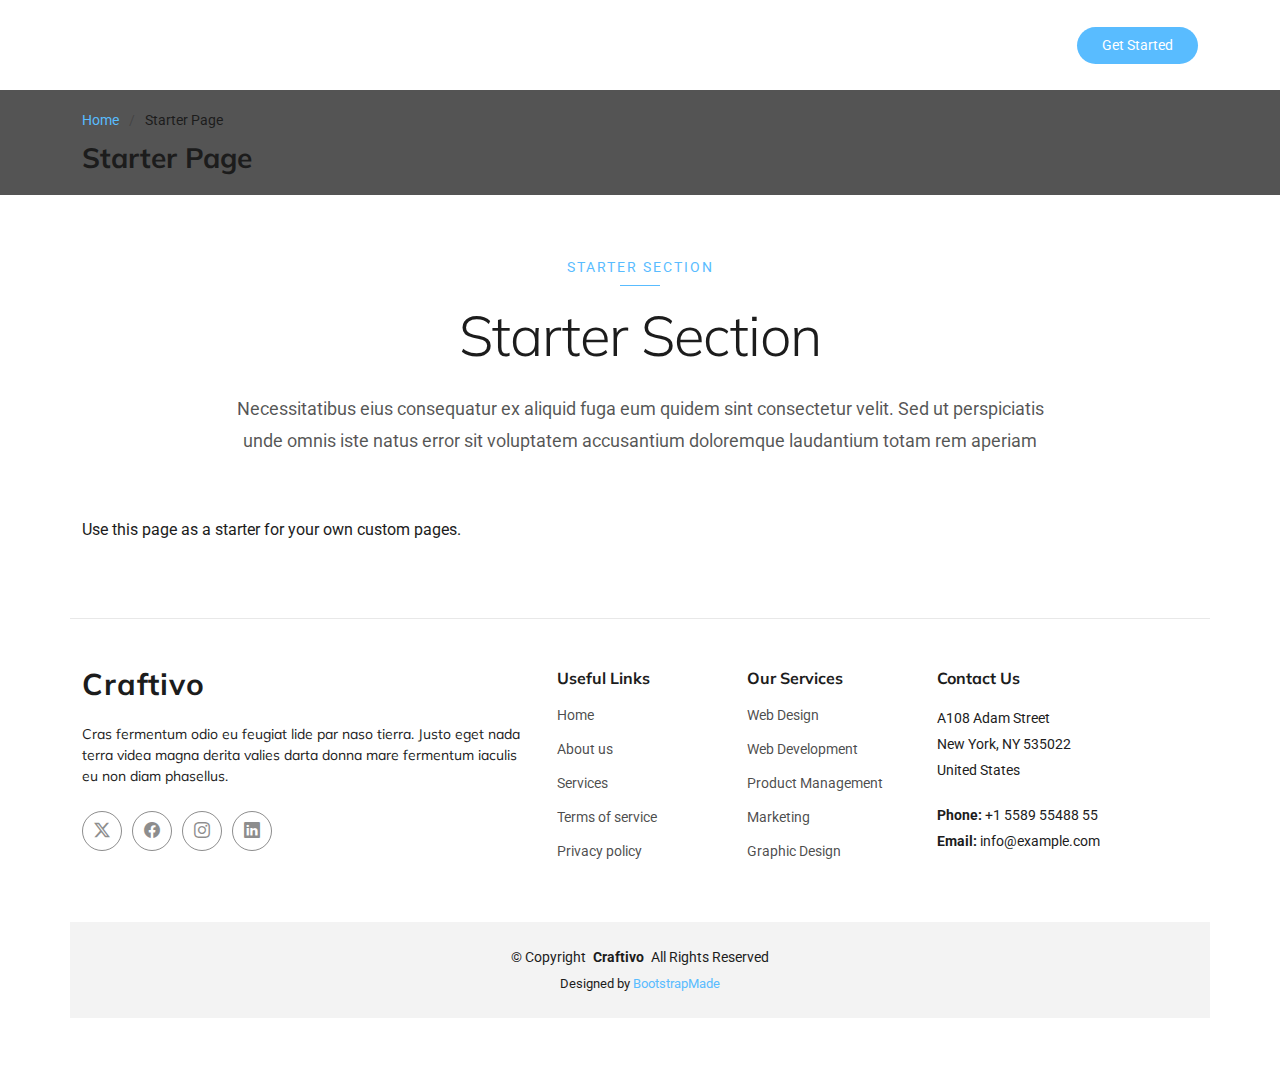
<file: starter-page.html>
<!DOCTYPE html>
<html lang="en">

<head>
  <meta charset="utf-8">
  <meta content="width=device-width, initial-scale=1.0" name="viewport">
  <title>Starter Page - Craftivo Bootstrap Template</title>
  <meta name="description" content="">
  <meta name="keywords" content="">

  <!-- Favicons -->
  <link href="assets/img/favicon.png" rel="icon">
  <link href="assets/img/apple-touch-icon.png" rel="apple-touch-icon">

  <!-- Fonts -->
  <link href="https://fonts.googleapis.com" rel="preconnect">
  <link href="https://fonts.gstatic.com" rel="preconnect" crossorigin>
  <link href="https://fonts.googleapis.com/css2?family=Roboto:ital,wght@0,100;0,300;0,400;0,500;0,700;0,900;1,100;1,300;1,400;1,500;1,700;1,900&family=Raleway:ital,wght@0,100;0,200;0,300;0,400;0,500;0,600;0,700;0,800;0,900;1,100;1,200;1,300;1,400;1,500;1,600;1,700;1,800;1,900&family=Mulish:ital,wght@0,200;0,300;0,400;0,500;0,600;0,700;0,800;0,900;1,200;1,300;1,400;1,500;1,600;1,700;1,800;1,900&display=swap" rel="stylesheet">

  <!-- Vendor CSS Files -->
  <link href="assets/vendor/bootstrap/css/bootstrap.min.css" rel="stylesheet">
  <link href="assets/vendor/bootstrap-icons/bootstrap-icons.css" rel="stylesheet">
  <link href="assets/vendor/aos/aos.css" rel="stylesheet">
  <link href="assets/vendor/glightbox/css/glightbox.min.css" rel="stylesheet">
  <link href="assets/vendor/swiper/swiper-bundle.min.css" rel="stylesheet">

  <!-- Main CSS File -->
  <link href="assets/css/main.css" rel="stylesheet">

  <!-- =======================================================
  * Template Name: Craftivo
  * Template URL: https://bootstrapmade.com/craftivo-bootstrap-portfolio-template/
  * Updated: Oct 04 2025 with Bootstrap v5.3.8
  * Author: BootstrapMade.com
  * License: https://bootstrapmade.com/license/
  ======================================================== -->
</head>

<body class="starter-page-page">

  <header id="header" class="header d-flex align-items-center sticky-top">
    <div class="container-fluid container-xl position-relative d-flex align-items-center">

      <a href="index.html" class="logo d-flex align-items-center me-auto">
        <!-- Uncomment the line below if you also wish to use an image logo -->
        <!-- <img src="assets/img/logo.webp" alt=""> -->
        <h1 class="sitename">Craftivo</h1>
      </a>

      <nav id="navmenu" class="navmenu">
        <ul>
          <li><a href="#hero">Home</a></li>
          <li><a href="#about">About</a></li>
          <li><a href="#resume">Resume</a></li>
          <li><a href="#services">Services</a></li>
          <li><a href="#portfolio">Portfolio</a></li>
          <li class="dropdown"><a href="#"><span>Dropdown</span> <i class="bi bi-chevron-down toggle-dropdown"></i></a>
            <ul>
              <li><a href="#">Dropdown 1</a></li>
              <li class="dropdown"><a href="#"><span>Deep Dropdown</span> <i class="bi bi-chevron-down toggle-dropdown"></i></a>
                <ul>
                  <li><a href="#">Deep Dropdown 1</a></li>
                  <li><a href="#">Deep Dropdown 2</a></li>
                  <li><a href="#">Deep Dropdown 3</a></li>
                  <li><a href="#">Deep Dropdown 4</a></li>
                  <li><a href="#">Deep Dropdown 5</a></li>
                </ul>
              </li>
              <li><a href="#">Dropdown 2</a></li>
              <li><a href="#">Dropdown 3</a></li>
              <li><a href="#">Dropdown 4</a></li>
            </ul>
          </li>
          <li><a href="#contact">Contact</a></li>
        </ul>
        <i class="mobile-nav-toggle d-xl-none bi bi-list"></i>
      </nav>

      <a class="btn-getstarted" href="#about">Get Started</a>

    </div>
  </header>

  <main class="main">

    <!-- Page Title -->
    <div class="page-title light-background">
      <div class="container">
        <nav class="breadcrumbs">
          <ol>
            <li><a href="index.html">Home</a></li>
            <li class="current">Starter Page</li>
          </ol>
        </nav>
        <h1>Starter Page</h1>
      </div>
    </div><!-- End Page Title -->

    <!-- Starter Section Section -->
    <section id="starter-section" class="starter-section section">

      <!-- Section Title -->
      <div class="container section-title" data-aos="fade-up">
        <span class="subtitle">Starter Section</span>
        <h2>Starter Section</h2>
        <p>Necessitatibus eius consequatur ex aliquid fuga eum quidem sint consectetur velit. Sed ut perspiciatis unde omnis iste natus error sit voluptatem accusantium doloremque laudantium totam rem aperiam</p>
      </div><!-- End Section Title -->

      <div class="container" data-aos="fade-up">
        <p>Use this page as a starter for your own custom pages.</p>
      </div>

    </section><!-- /Starter Section Section -->

  </main>

  <footer id="footer" class="footer">

    <div class="container footer-top">
      <div class="row gy-4">
        <div class="col-lg-5 col-md-12 footer-about">
          <a href="index.html" class="logo d-flex align-items-center">
            <span class="sitename">Craftivo</span>
          </a>
          <p>Cras fermentum odio eu feugiat lide par naso tierra. Justo eget nada terra videa magna derita valies darta donna mare fermentum iaculis eu non diam phasellus.</p>
          <div class="social-links d-flex mt-4">
            <a href=""><i class="bi bi-twitter-x"></i></a>
            <a href=""><i class="bi bi-facebook"></i></a>
            <a href=""><i class="bi bi-instagram"></i></a>
            <a href=""><i class="bi bi-linkedin"></i></a>
          </div>
        </div>

        <div class="col-lg-2 col-6 footer-links">
          <h4>Useful Links</h4>
          <ul>
            <li><a href="#">Home</a></li>
            <li><a href="#">About us</a></li>
            <li><a href="#">Services</a></li>
            <li><a href="#">Terms of service</a></li>
            <li><a href="#">Privacy policy</a></li>
          </ul>
        </div>

        <div class="col-lg-2 col-6 footer-links">
          <h4>Our Services</h4>
          <ul>
            <li><a href="#">Web Design</a></li>
            <li><a href="#">Web Development</a></li>
            <li><a href="#">Product Management</a></li>
            <li><a href="#">Marketing</a></li>
            <li><a href="#">Graphic Design</a></li>
          </ul>
        </div>

        <div class="col-lg-3 col-md-12 footer-contact text-center text-md-start">
          <h4>Contact Us</h4>
          <p>A108 Adam Street</p>
          <p>New York, NY 535022</p>
          <p>United States</p>
          <p class="mt-4"><strong>Phone:</strong> <span>+1 5589 55488 55</span></p>
          <p><strong>Email:</strong> <span>info@example.com</span></p>
        </div>

      </div>
    </div>

    <div class="container copyright text-center mt-4">
      <p>© <span>Copyright</span> <strong class="px-1 sitename">Craftivo</strong> <span>All Rights Reserved</span></p>
      <div class="credits">
        <!-- All the links in the footer should remain intact. -->
        <!-- You can delete the links only if you've purchased the pro version. -->
        <!-- Licensing information: https://bootstrapmade.com/license/ -->
        <!-- Purchase the pro version with working PHP/AJAX contact form: [buy-url] -->
        Designed by <a href="https://bootstrapmade.com/">BootstrapMade</a>
      </div>
    </div>

  </footer>

  <!-- Scroll Top -->
  <a href="#" id="scroll-top" class="scroll-top d-flex align-items-center justify-content-center"><i class="bi bi-arrow-up-short"></i></a>

  <!-- Preloader -->
  <div id="preloader"></div>

  <!-- Vendor JS Files -->
  <script src="assets/vendor/bootstrap/js/bootstrap.bundle.min.js"></script>
  <script src="assets/vendor/php-email-form/validate.js"></script>
  <script src="assets/vendor/aos/aos.js"></script>
  <script src="assets/vendor/typed.js/typed.umd.js"></script>
  <script src="assets/vendor/waypoints/noframework.waypoints.js"></script>
  <script src="assets/vendor/glightbox/js/glightbox.min.js"></script>
  <script src="assets/vendor/imagesloaded/imagesloaded.pkgd.min.js"></script>
  <script src="assets/vendor/isotope-layout/isotope.pkgd.min.js"></script>
  <script src="assets/vendor/swiper/swiper-bundle.min.js"></script>

  <!-- Main JS File -->
  <script src="assets/js/main.js"></script>

</body>

</html>
</file>
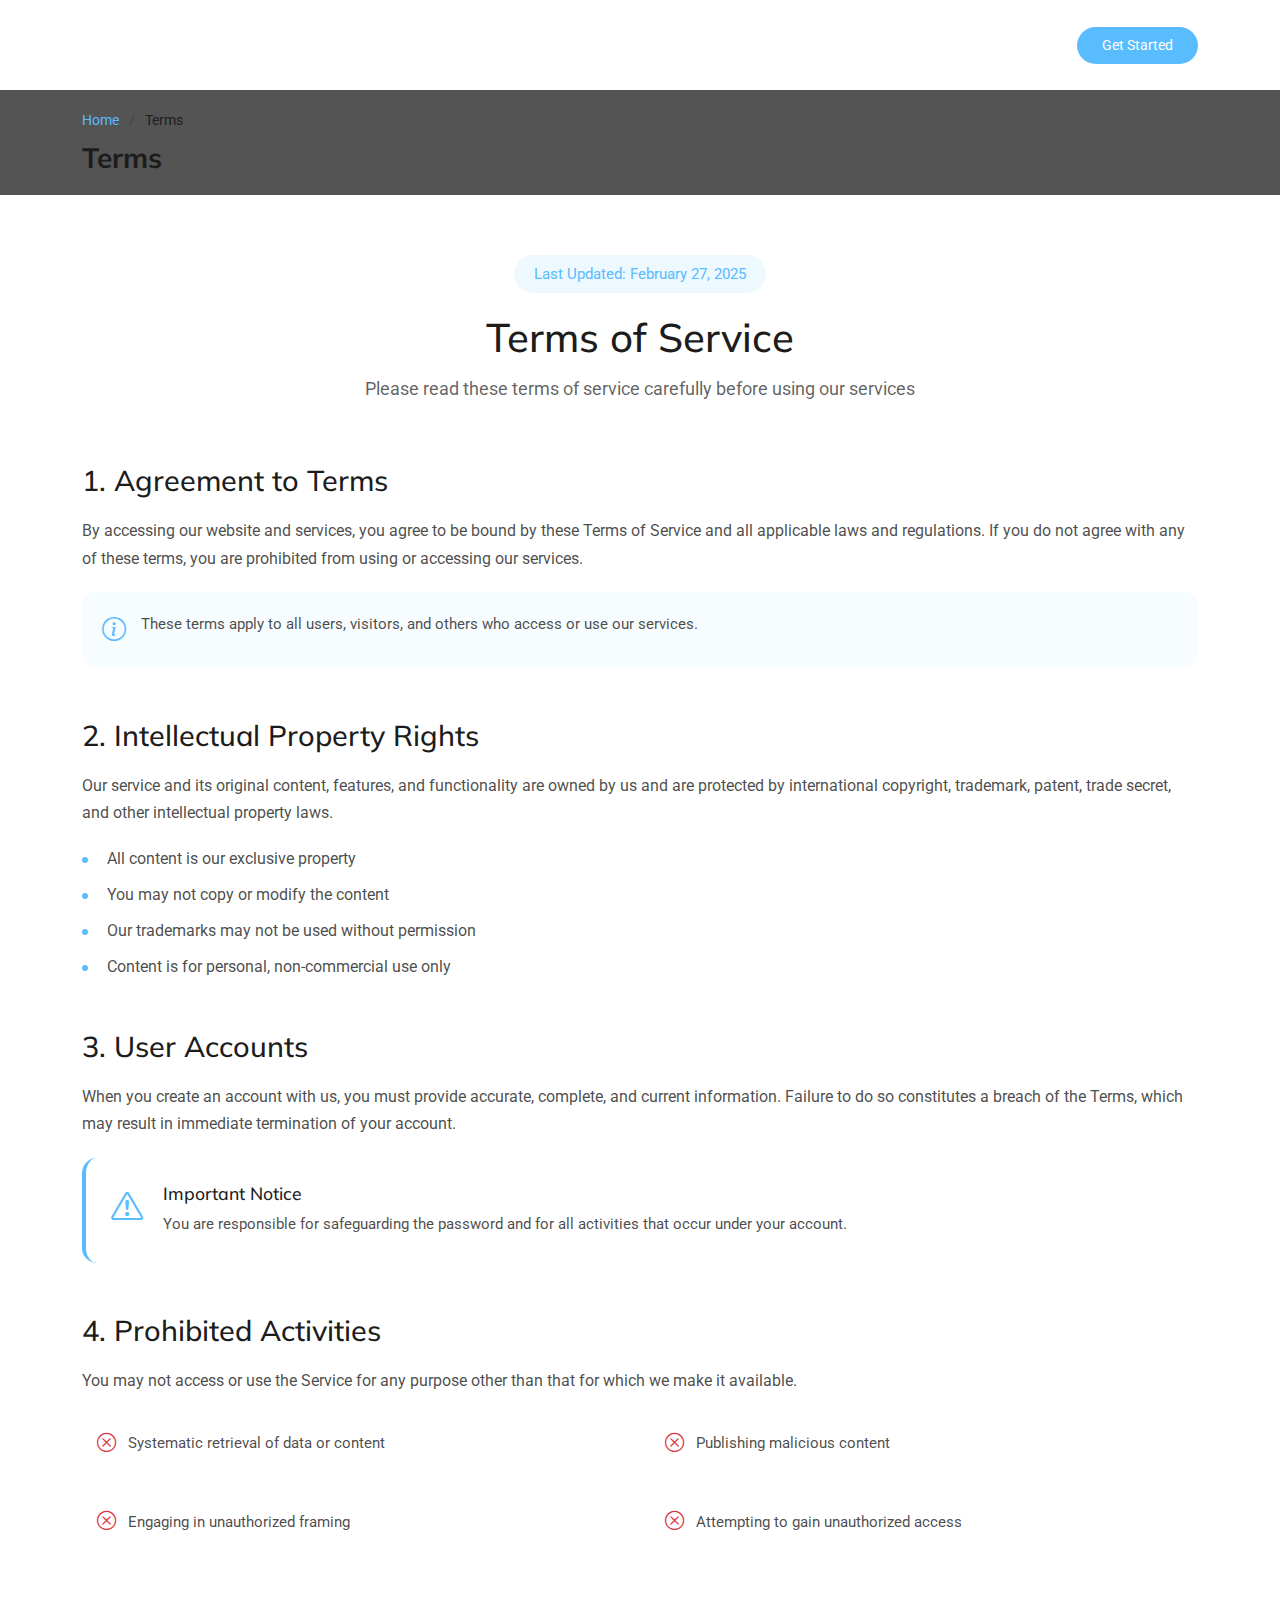
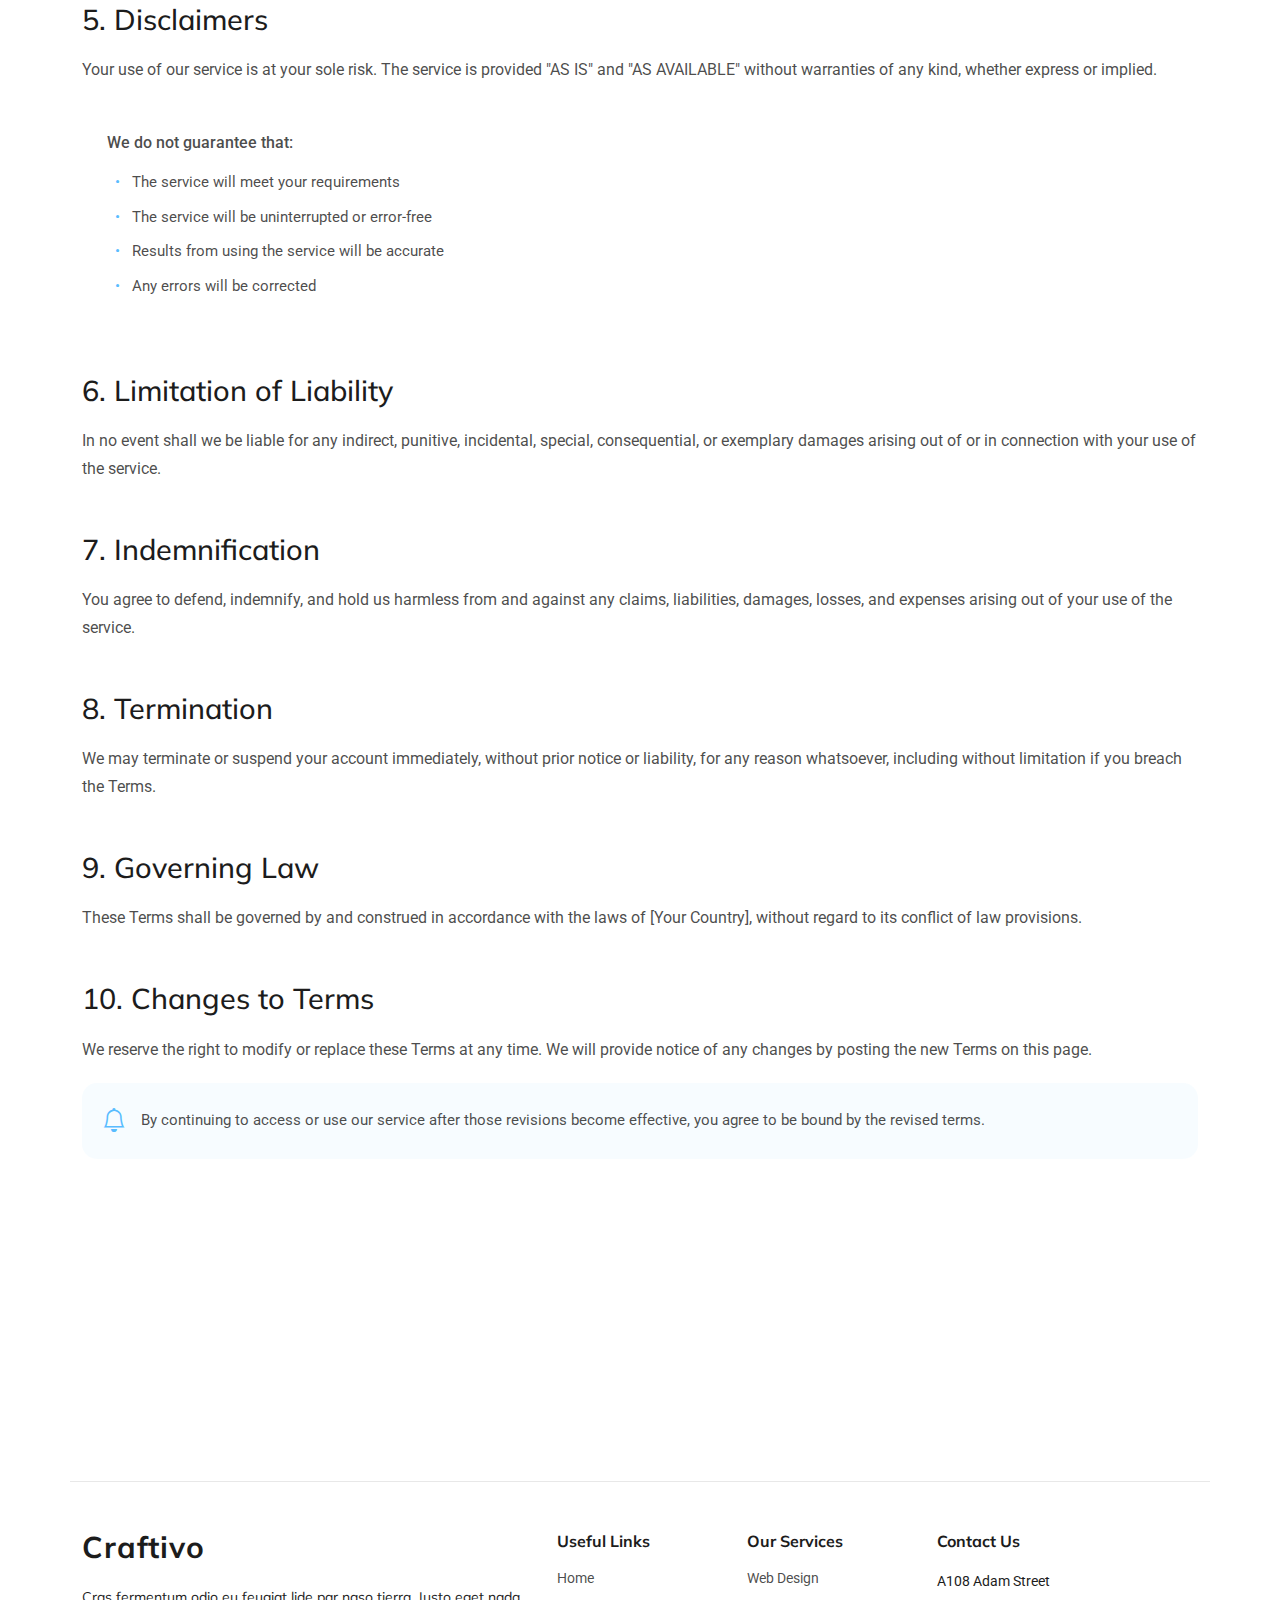
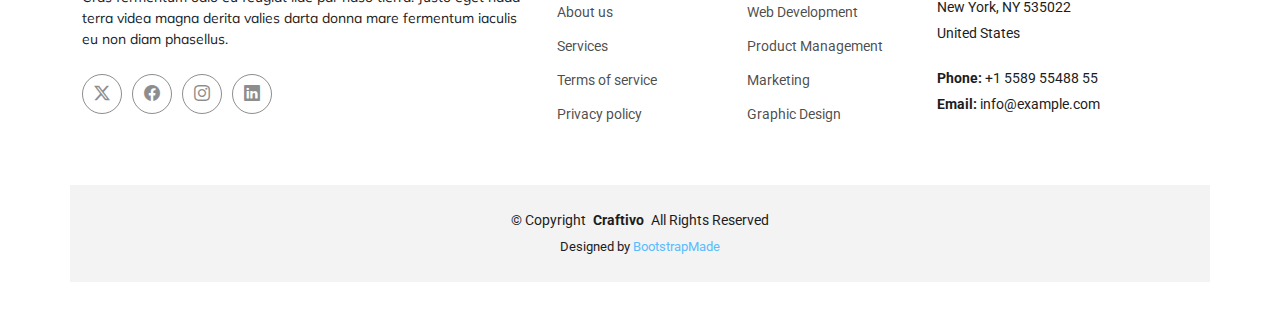
<file: terms.html>
<!DOCTYPE html>
<html lang="en">

<head>
  <meta charset="utf-8">
  <meta content="width=device-width, initial-scale=1.0" name="viewport">
  <title>Terms - Craftivo Bootstrap Template</title>
  <meta name="description" content="">
  <meta name="keywords" content="">

  <!-- Favicons -->
  <link href="assets/img/favicon.png" rel="icon">
  <link href="assets/img/apple-touch-icon.png" rel="apple-touch-icon">

  <!-- Fonts -->
  <link href="https://fonts.googleapis.com" rel="preconnect">
  <link href="https://fonts.gstatic.com" rel="preconnect" crossorigin>
  <link href="https://fonts.googleapis.com/css2?family=Roboto:ital,wght@0,100;0,300;0,400;0,500;0,700;0,900;1,100;1,300;1,400;1,500;1,700;1,900&family=Raleway:ital,wght@0,100;0,200;0,300;0,400;0,500;0,600;0,700;0,800;0,900;1,100;1,200;1,300;1,400;1,500;1,600;1,700;1,800;1,900&family=Mulish:ital,wght@0,200;0,300;0,400;0,500;0,600;0,700;0,800;0,900;1,200;1,300;1,400;1,500;1,600;1,700;1,800;1,900&display=swap" rel="stylesheet">

  <!-- Vendor CSS Files -->
  <link href="assets/vendor/bootstrap/css/bootstrap.min.css" rel="stylesheet">
  <link href="assets/vendor/bootstrap-icons/bootstrap-icons.css" rel="stylesheet">
  <link href="assets/vendor/aos/aos.css" rel="stylesheet">
  <link href="assets/vendor/glightbox/css/glightbox.min.css" rel="stylesheet">
  <link href="assets/vendor/swiper/swiper-bundle.min.css" rel="stylesheet">

  <!-- Main CSS File -->
  <link href="assets/css/main.css" rel="stylesheet">

  <!-- =======================================================
  * Template Name: Craftivo
  * Template URL: https://bootstrapmade.com/craftivo-bootstrap-portfolio-template/
  * Updated: Oct 04 2025 with Bootstrap v5.3.8
  * Author: BootstrapMade.com
  * License: https://bootstrapmade.com/license/
  ======================================================== -->
</head>

<body class="terms-page">

  <header id="header" class="header d-flex align-items-center sticky-top">
    <div class="container-fluid container-xl position-relative d-flex align-items-center">

      <a href="index.html" class="logo d-flex align-items-center me-auto">
        <!-- Uncomment the line below if you also wish to use an image logo -->
        <!-- <img src="assets/img/logo.webp" alt=""> -->
        <h1 class="sitename">Craftivo</h1>
      </a>

      <nav id="navmenu" class="navmenu">
        <ul>
          <li><a href="#hero">Home</a></li>
          <li><a href="#about">About</a></li>
          <li><a href="#resume">Resume</a></li>
          <li><a href="#services">Services</a></li>
          <li><a href="#portfolio">Portfolio</a></li>
          <li class="dropdown"><a href="#"><span>Dropdown</span> <i class="bi bi-chevron-down toggle-dropdown"></i></a>
            <ul>
              <li><a href="#">Dropdown 1</a></li>
              <li class="dropdown"><a href="#"><span>Deep Dropdown</span> <i class="bi bi-chevron-down toggle-dropdown"></i></a>
                <ul>
                  <li><a href="#">Deep Dropdown 1</a></li>
                  <li><a href="#">Deep Dropdown 2</a></li>
                  <li><a href="#">Deep Dropdown 3</a></li>
                  <li><a href="#">Deep Dropdown 4</a></li>
                  <li><a href="#">Deep Dropdown 5</a></li>
                </ul>
              </li>
              <li><a href="#">Dropdown 2</a></li>
              <li><a href="#">Dropdown 3</a></li>
              <li><a href="#">Dropdown 4</a></li>
            </ul>
          </li>
          <li><a href="#contact">Contact</a></li>
        </ul>
        <i class="mobile-nav-toggle d-xl-none bi bi-list"></i>
      </nav>

      <a class="btn-getstarted" href="#about">Get Started</a>

    </div>
  </header>

  <main class="main">

    <!-- Page Title -->
    <div class="page-title light-background">
      <div class="container">
        <nav class="breadcrumbs">
          <ol>
            <li><a href="index.html">Home</a></li>
            <li class="current">Terms</li>
          </ol>
        </nav>
        <h1>Terms</h1>
      </div>
    </div><!-- End Page Title -->

    <!-- Terms Of Service Section -->
    <section id="terms-of-service" class="terms-of-service section">

      <div class="container" data-aos="fade-up">
        <!-- Page Header -->
        <div class="tos-header text-center" data-aos="fade-up">
          <span class="last-updated">Last Updated: February 27, 2025</span>
          <h2>Terms of Service</h2>
          <p>Please read these terms of service carefully before using our services</p>
        </div>

        <!-- Content -->
        <div class="tos-content" data-aos="fade-up" data-aos-delay="200">
          <!-- Agreement Section -->
          <div id="agreement" class="content-section">
            <h3>1. Agreement to Terms</h3>
            <p>By accessing our website and services, you agree to be bound by these Terms of Service and all applicable laws and regulations. If you do not agree with any of these terms, you are prohibited from using or accessing our services.</p>
            <div class="info-box">
              <i class="bi bi-info-circle"></i>
              <p>These terms apply to all users, visitors, and others who access or use our services.</p>
            </div>
          </div>

          <!-- Intellectual Property -->
          <div id="intellectual-property" class="content-section">
            <h3>2. Intellectual Property Rights</h3>
            <p>Our service and its original content, features, and functionality are owned by us and are protected by international copyright, trademark, patent, trade secret, and other intellectual property laws.</p>
            <ul class="list-items">
              <li>All content is our exclusive property</li>
              <li>You may not copy or modify the content</li>
              <li>Our trademarks may not be used without permission</li>
              <li>Content is for personal, non-commercial use only</li>
            </ul>
          </div>

          <!-- User Accounts -->
          <div id="user-accounts" class="content-section">
            <h3>3. User Accounts</h3>
            <p>When you create an account with us, you must provide accurate, complete, and current information. Failure to do so constitutes a breach of the Terms, which may result in immediate termination of your account.</p>
            <div class="alert-box">
              <i class="bi bi-exclamation-triangle"></i>
              <div class="alert-content">
                <h5>Important Notice</h5>
                <p>You are responsible for safeguarding the password and for all activities that occur under your account.</p>
              </div>
            </div>
          </div>

          <!-- Prohibited Activities -->
          <div id="prohibited" class="content-section">
            <h3>4. Prohibited Activities</h3>
            <p>You may not access or use the Service for any purpose other than that for which we make it available.</p>
            <div class="prohibited-list">
              <div class="prohibited-item">
                <i class="bi bi-x-circle"></i>
                <span>Systematic retrieval of data or content</span>
              </div>
              <div class="prohibited-item">
                <i class="bi bi-x-circle"></i>
                <span>Publishing malicious content</span>
              </div>
              <div class="prohibited-item">
                <i class="bi bi-x-circle"></i>
                <span>Engaging in unauthorized framing</span>
              </div>
              <div class="prohibited-item">
                <i class="bi bi-x-circle"></i>
                <span>Attempting to gain unauthorized access</span>
              </div>
            </div>
          </div>

          <!-- Disclaimers -->
          <div id="disclaimer" class="content-section">
            <h3>5. Disclaimers</h3>
            <p>Your use of our service is at your sole risk. The service is provided "AS IS" and "AS AVAILABLE" without warranties of any kind, whether express or implied.</p>
            <div class="disclaimer-box">
              <p>We do not guarantee that:</p>
              <ul>
                <li>The service will meet your requirements</li>
                <li>The service will be uninterrupted or error-free</li>
                <li>Results from using the service will be accurate</li>
                <li>Any errors will be corrected</li>
              </ul>
            </div>
          </div>

          <!-- Limitation of Liability -->
          <div id="limitation" class="content-section">
            <h3>6. Limitation of Liability</h3>
            <p>In no event shall we be liable for any indirect, punitive, incidental, special, consequential, or exemplary damages arising out of or in connection with your use of the service.</p>
          </div>

          <!-- Indemnification -->
          <div id="indemnification" class="content-section">
            <h3>7. Indemnification</h3>
            <p>You agree to defend, indemnify, and hold us harmless from and against any claims, liabilities, damages, losses, and expenses arising out of your use of the service.</p>
          </div>

          <!-- Termination -->
          <div id="termination" class="content-section">
            <h3>8. Termination</h3>
            <p>We may terminate or suspend your account immediately, without prior notice or liability, for any reason whatsoever, including without limitation if you breach the Terms.</p>
          </div>

          <!-- Governing Law -->
          <div id="governing-law" class="content-section">
            <h3>9. Governing Law</h3>
            <p>These Terms shall be governed by and construed in accordance with the laws of [Your Country], without regard to its conflict of law provisions.</p>
          </div>

          <!-- Changes -->
          <div id="changes" class="content-section">
            <h3>10. Changes to Terms</h3>
            <p>We reserve the right to modify or replace these Terms at any time. We will provide notice of any changes by posting the new Terms on this page.</p>
            <div class="notice-box">
              <i class="bi bi-bell"></i>
              <p>By continuing to access or use our service after those revisions become effective, you agree to be bound by the revised terms.</p>
            </div>
          </div>
        </div>

        <!-- Contact Section -->
        <div class="tos-contact" data-aos="fade-up" data-aos-delay="300">
          <div class="contact-box">
            <div class="contact-icon">
              <i class="bi bi-envelope"></i>
            </div>
            <div class="contact-content">
              <h4>Questions About Terms?</h4>
              <p>If you have any questions about these Terms, please contact us.</p>
              <a href="#" class="contact-link">Contact Support</a>
            </div>
          </div>
        </div>
      </div>

    </section><!-- /Terms Of Service Section -->

  </main>

  <footer id="footer" class="footer">

    <div class="container footer-top">
      <div class="row gy-4">
        <div class="col-lg-5 col-md-12 footer-about">
          <a href="index.html" class="logo d-flex align-items-center">
            <span class="sitename">Craftivo</span>
          </a>
          <p>Cras fermentum odio eu feugiat lide par naso tierra. Justo eget nada terra videa magna derita valies darta donna mare fermentum iaculis eu non diam phasellus.</p>
          <div class="social-links d-flex mt-4">
            <a href=""><i class="bi bi-twitter-x"></i></a>
            <a href=""><i class="bi bi-facebook"></i></a>
            <a href=""><i class="bi bi-instagram"></i></a>
            <a href=""><i class="bi bi-linkedin"></i></a>
          </div>
        </div>

        <div class="col-lg-2 col-6 footer-links">
          <h4>Useful Links</h4>
          <ul>
            <li><a href="#">Home</a></li>
            <li><a href="#">About us</a></li>
            <li><a href="#">Services</a></li>
            <li><a href="#">Terms of service</a></li>
            <li><a href="#">Privacy policy</a></li>
          </ul>
        </div>

        <div class="col-lg-2 col-6 footer-links">
          <h4>Our Services</h4>
          <ul>
            <li><a href="#">Web Design</a></li>
            <li><a href="#">Web Development</a></li>
            <li><a href="#">Product Management</a></li>
            <li><a href="#">Marketing</a></li>
            <li><a href="#">Graphic Design</a></li>
          </ul>
        </div>

        <div class="col-lg-3 col-md-12 footer-contact text-center text-md-start">
          <h4>Contact Us</h4>
          <p>A108 Adam Street</p>
          <p>New York, NY 535022</p>
          <p>United States</p>
          <p class="mt-4"><strong>Phone:</strong> <span>+1 5589 55488 55</span></p>
          <p><strong>Email:</strong> <span>info@example.com</span></p>
        </div>

      </div>
    </div>

    <div class="container copyright text-center mt-4">
      <p>© <span>Copyright</span> <strong class="px-1 sitename">Craftivo</strong> <span>All Rights Reserved</span></p>
      <div class="credits">
        <!-- All the links in the footer should remain intact. -->
        <!-- You can delete the links only if you've purchased the pro version. -->
        <!-- Licensing information: https://bootstrapmade.com/license/ -->
        <!-- Purchase the pro version with working PHP/AJAX contact form: [buy-url] -->
        Designed by <a href="https://bootstrapmade.com/">BootstrapMade</a>
      </div>
    </div>

  </footer>

  <!-- Scroll Top -->
  <a href="#" id="scroll-top" class="scroll-top d-flex align-items-center justify-content-center"><i class="bi bi-arrow-up-short"></i></a>

  <!-- Preloader -->
  <div id="preloader"></div>

  <!-- Vendor JS Files -->
  <script src="assets/vendor/bootstrap/js/bootstrap.bundle.min.js"></script>
  <script src="assets/vendor/php-email-form/validate.js"></script>
  <script src="assets/vendor/aos/aos.js"></script>
  <script src="assets/vendor/typed.js/typed.umd.js"></script>
  <script src="assets/vendor/waypoints/noframework.waypoints.js"></script>
  <script src="assets/vendor/glightbox/js/glightbox.min.js"></script>
  <script src="assets/vendor/imagesloaded/imagesloaded.pkgd.min.js"></script>
  <script src="assets/vendor/isotope-layout/isotope.pkgd.min.js"></script>
  <script src="assets/vendor/swiper/swiper-bundle.min.js"></script>

  <!-- Main JS File -->
  <script src="assets/js/main.js"></script>

</body>

</html>
</file>
<file: assets/css/main.css>
@charset "UTF-8";

@import url('https://fonts.googleapis.com/css2?family=Knewave&display=swap');

/*--------------------------------------------------------------
# Font & Color Variables
# Help: https://bootstrapmade.com/color-system/
--------------------------------------------------------------*/
/* Fonts */
:root {
  --default-font: "Roboto",  system-ui, -apple-system, "Segoe UI", Roboto, "Helvetica Neue", Arial, "Noto Sans", "Liberation Sans", sans-serif, "Apple Color Emoji", "Segoe UI Emoji", "Segoe UI Symbol", "Noto Color Emoji";
  --heading-font: "Mulish",  sans-serif;
  --nav-font: "Raleway",  sans-serif;
}

/* Global Colors - The following color variables are used throughout the website. Updating them here will change the color scheme of the entire website */
:root { 
  --background-color: #fff; /* Background color for the entire website, including individual sections */
  --default-color: #1c1c1c; /* Default color used for the majority of the text content across the entire website */
  --default-color-choi: #1c1c1c;
  --heading-color: #1c1c1c; /* Color for headings, subheadings and title throughout the website */
  --heading-color-choi: #1c1c1c; 
  --accent-color: #59bcff; /* Accent color that represents your brand on the website. It's used for buttons, links, and other elements that need to stand out */
  --accent-color-choi: #59bcff;
  --surface-color: #ffffff; /* The surface color is used as a background of boxed elements within sections, such as cards, icon boxes, or other elements that require a visual separation from the global background. */
  --contrast-color: #ffffff; /* Contrast color for text, ensuring readability against backgrounds of accent, heading, or default colors. */
}

/* Nav Menu Colors - The following color variables are used specifically for the navigation menu. They are separate from the global colors to allow for more customization options */
:root {
  --nav-color: #fff;  /* The default color of the main navmenu links */
  --nav-hover-color: #fff09e; /* Applied to main navmenu links when they are hovered over or active */
  --nav-mobile-background-color: #2e2e2e; /* Used as the background color for mobile navigation menu */
  --nav-dropdown-background-color: #2e2e2e; /* Used as the background color for dropdown items that appear when hovering over primary navigation items */
  --nav-dropdown-color: #fff; /* Used for navigation links of the dropdown items in the navigation menu. */
  --nav-dropdown-hover-color: #fff09e; /* Similar to --nav-hover-color, this color is applied to dropdown navigation links when they are hovered over. */
}

/* Color Presets - These classes override global colors when applied to any section or element, providing reuse of the sam color scheme. */

.light-background {
  --background-color: rgba(41, 41, 41, 0.8);
  --surface-color: #484848;
}

.dark-background {
  --background-color: #060606;
  --default-color: #ffffff;
  --heading-color: #ffffff;
  --surface-color: #252525;
  --contrast-color: #ffffff;
}

/* Smooth scroll */
:root {
  scroll-behavior: smooth;
}

/*--------------------------------------------------------------
# General Styling & Shared Classes
--------------------------------------------------------------*/
body {
  color: var(--default-color);
  background-color: var(--background-color);
  font-family: var(--default-font);
}

a {
  color: var(--accent-color);
  text-decoration: none;
  transition: 0.3s;
}

a:hover {
  color: color-mix(in srgb, var(--accent-color), transparent 25%);
  text-decoration: none;
}

h1,
h2,
h3,
h4,
h5,
h6 {
  color: var(--heading-color);
  font-family: var(--heading-font);
}

/* PHP Email Form Messages
------------------------------*/
.php-email-form .error-message {
  display: none;
  background: #df1529;
  color: #ffffff;
  text-align: left;
  padding: 15px;
  margin-bottom: 24px;
  font-weight: 600;
}

.php-email-form .sent-message {
  display: none;
  color: #ffffff;
  background: #059652;
  text-align: center;
  padding: 15px;
  margin-bottom: 24px;
  font-weight: 600;
}

.php-email-form .loading {
  display: none;
  background: var(--surface-color);
  text-align: center;
  padding: 15px;
  margin-bottom: 24px;
}

.php-email-form .loading:before {
  content: "";
  display: inline-block;
  border-radius: 50%;
  width: 24px;
  height: 24px;
  margin: 0 10px -6px 0;
  border: 3px solid var(--accent-color);
  border-top-color: var(--surface-color);
  animation: php-email-form-loading 1s linear infinite;
}

@keyframes php-email-form-loading {
  0% {
    transform: rotate(0deg);
  }

  100% {
    transform: rotate(360deg);
  }
}

/*--------------------------------------------------------------
# Global Header
--------------------------------------------------------------*/
.header {
  --heading-color: #ffffff;
  color: var(--default-color);
  background-color: var(--background-color);
  padding: 15px 0;
  transition: all 0.5s;
  z-index: 997;
}

.header .logo {
  line-height: 1;
}

.header .logo img {
  max-height: 36px;
  margin-right: 10px;
}

.header .logo h1 {
  font-size: 30px;
  margin: 0;
  font-weight: 400;
  color: var(--heading-color);
}

.header .btn-getstarted,
.header .btn-getstarted:focus {
  color: var(--contrast-color);
  background: var(--accent-color);
  font-size: 14px;
  padding: 8px 25px;
  margin: 0 0 0 30px;
  border-radius: 50px;
  transition: 0.3s;
}

.header .btn-getstarted:hover,
.header .btn-getstarted:focus:hover {
  color: var(--contrast-color);
  background: color-mix(in srgb, var(--accent-color), transparent 15%);
}

@media (max-width: 1200px) {
  .header .logo {
    order: 1;
  }

  .header .btn-getstarted {
    order: 2;
    margin: 0 15px 0 0;
    padding: 6px 15px;
  }

  .header .navmenu {
    order: 3;
  }
}

.scrolled .header {
  box-shadow: 0px 0 18px rgba(0, 0, 0, 0.1);
}

/* Global Header on Scroll
------------------------------*/
.scrolled .header {
  --background-color: rgba(20, 20, 20, 0.8);
}

/* Index Page Header
------------------------------*/
.index-page .header {
  --background-color: rgba(255, 255, 255, 0);
}

/* Index Page Header on Scroll
------------------------------*/
.index-page.scrolled .header {
  --background-color: rgb(120, 190, 236);
}

/*--------------------------------------------------------------
# Navigation Menu
--------------------------------------------------------------*/
/* Navmenu - Desktop */
@media (min-width: 1200px) {
  .navmenu {
    padding: 0;
  }

  .navmenu ul {
    margin: 0;
    padding: 0;
    display: flex;
    list-style: none;
    align-items: center;
  }

  .navmenu li {
    position: relative;
  }

  .navmenu a,
  .navmenu a:focus {
    color: var(--nav-color);
    padding: 18px 15px;
    font-size: 16px;
    font-family: var(--nav-font);
    font-weight: 600;
    display: flex;
    align-items: center;
    justify-content: space-between;
    white-space: nowrap;
    transition: 0.3s;
  }

  .navmenu a i,
  .navmenu a:focus i {
    font-size: 12px;
    line-height: 0;
    margin-left: 5px;
    transition: 0.3s;
  }

  .navmenu li:last-child a {
    padding-right: 0;
  }

  .navmenu li:hover>a,
  .navmenu .active,
  .navmenu .active:focus {
    color: var(--nav-hover-color);
  }

  .navmenu .dropdown ul {
    margin: 0;
    padding: 10px 0;
    background: var(--nav-dropdown-background-color);
    display: block;
    position: absolute;
    visibility: hidden;
    left: 14px;
    top: 130%;
    opacity: 0;
    transition: 0.3s;
    border-radius: 4px;
    z-index: 99;
    box-shadow: 0px 0px 30px rgba(0, 0, 0, 0.1);
  }

  .navmenu .dropdown ul li {
    min-width: 200px;
  }

  .navmenu .dropdown ul a {
    padding: 10px 20px;
    font-size: 15px;
    text-transform: none;
    color: var(--nav-dropdown-color);
  }

  .navmenu .dropdown ul a i {
    font-size: 12px;
  }

  .navmenu .dropdown ul a:hover,
  .navmenu .dropdown ul .active:hover,
  .navmenu .dropdown ul li:hover>a {
    color: var(--nav-dropdown-hover-color);
  }

  .navmenu .dropdown:hover>ul {
    opacity: 1;
    top: 100%;
    visibility: visible;
  }

  .navmenu .dropdown .dropdown ul {
    top: 0;
    left: -90%;
    visibility: hidden;
  }

  .navmenu .dropdown .dropdown:hover>ul {
    opacity: 1;
    top: 0;
    left: -100%;
    visibility: visible;
  }
}

/* Navmenu - Mobile */
@media (max-width: 1199px) {
  .mobile-nav-toggle {
    color: var(--nav-color);
    font-size: 28px;
    line-height: 0;
    margin-right: 10px;
    cursor: pointer;
    transition: color 0.3s;
  }

  .navmenu {
    padding: 0;
    z-index: 9997;
  }

  .navmenu ul {
    display: none;
    list-style: none;
    position: absolute;
    inset: 60px 20px 20px 20px;
    padding: 10px 0;
    margin: 0;
    border-radius: 6px;
    background-color: var(--nav-mobile-background-color);
    overflow-y: auto;
    transition: 0.3s;
    z-index: 9998;
    box-shadow: 0px 0px 30px rgba(0, 0, 0, 0.1);
  }

  .navmenu a,
  .navmenu a:focus {
    color: var(--nav-dropdown-color);
    padding: 10px 20px;
    font-family: var(--nav-font);
    font-size: 17px;
    font-weight: 500;
    display: flex;
    align-items: center;
    justify-content: space-between;
    white-space: nowrap;
    transition: 0.3s;
  }

  .navmenu a i,
  .navmenu a:focus i {
    font-size: 12px;
    line-height: 0;
    margin-left: 5px;
    width: 30px;
    height: 30px;
    display: flex;
    align-items: center;
    justify-content: center;
    border-radius: 50%;
    transition: 0.3s;
    background-color: color-mix(in srgb, var(--accent-color), transparent 90%);
  }

  .navmenu a i:hover,
  .navmenu a:focus i:hover {
    background-color: var(--accent-color);
    color: var(--contrast-color);
  }

  .navmenu a:hover,
  .navmenu .active,
  .navmenu .active:focus {
    color: var(--nav-dropdown-hover-color);
  }

  .navmenu .active i,
  .navmenu .active:focus i {
    background-color: var(--accent-color);
    color: var(--contrast-color);
    transform: rotate(180deg);
  }

  .navmenu .dropdown ul {
    position: static;
    display: none;
    z-index: 99;
    padding: 10px 0;
    margin: 10px 20px;
    background-color: var(--nav-dropdown-background-color);
    border: 1px solid color-mix(in srgb, var(--default-color), transparent 90%);
    box-shadow: none;
    transition: all 0.5s ease-in-out;
  }

  .navmenu .dropdown ul ul {
    background-color: rgba(33, 37, 41, 0.1);
  }

  .navmenu .dropdown>.dropdown-active {
    display: block;
    background-color: rgba(33, 37, 41, 0.03);
  }

  .mobile-nav-active {
    overflow: hidden;
  }

  .mobile-nav-active .mobile-nav-toggle {
    color: #fff;
    position: absolute;
    font-size: 32px;
    top: 15px;
    right: 15px;
    margin-right: 0;
    z-index: 9999;
  }

  .mobile-nav-active .navmenu {
    position: fixed;
    overflow: hidden;
    inset: 0;
    background: rgba(33, 37, 41, 0.8);
    transition: 0.3s;
  }

  .mobile-nav-active .navmenu>ul {
    display: block;
  }
}

/*--------------------------------------------------------------
# Global Footer
--------------------------------------------------------------*/
.footer {
  color: var(--default-color);
  background-color: var(--background-color);
  font-size: 14px;
  padding-bottom: 50px;
  position: relative;
}

.footer .footer-top {
  padding-top: 50px;
  border-top: 1px solid color-mix(in srgb, var(--default-color), transparent 90%);
}

.footer .footer-about .logo {
  line-height: 1;
  margin-bottom: 25px;
}

.footer .footer-about .logo img {
  max-height: 40px;
  margin-right: 6px;
}

.footer .footer-about .logo span {
  color: var(--heading-color);
  font-size: 30px;
  font-weight: 700;
  letter-spacing: 1px;
  font-family: var(--heading-font);
}

.footer .footer-about p {
  font-size: 14px;
  font-family: var(--heading-font);
}

.footer .social-links a {
  display: flex;
  align-items: center;
  justify-content: center;
  width: 40px;
  height: 40px;
  border-radius: 50%;
  border: 1px solid color-mix(in srgb, var(--default-color), transparent 50%);
  font-size: 16px;
  color: color-mix(in srgb, var(--default-color), transparent 50%);
  margin-right: 10px;
  transition: 0.3s;
}

.footer .social-links a:hover {
  color: var(--accent-color);
  border-color: var(--accent-color);
}

.footer h4 {
  font-size: 16px;
  font-weight: bold;
  position: relative;
  padding-bottom: 12px;
}

.footer .footer-links {
  margin-bottom: 30px;
}

.footer .footer-links ul {
  list-style: none;
  padding: 0;
  margin: 0;
}

.footer .footer-links ul i {
  padding-right: 2px;
  font-size: 12px;
  line-height: 0;
}

.footer .footer-links ul li {
  padding: 10px 0;
  display: flex;
  align-items: center;
}

.footer .footer-links ul li:first-child {
  padding-top: 0;
}

.footer .footer-links ul a {
  color: color-mix(in srgb, var(--default-color), transparent 20%);
  display: inline-block;
  line-height: 1;
}

.footer .footer-links ul a:hover {
  color: var(--accent-color);
}

.footer .footer-contact p {
  margin-bottom: 5px;
}

.footer .copyright {
  padding-top: 25px;
  padding-bottom: 25px;
  background-color: color-mix(in srgb, var(--default-color), transparent 95%);
}

.footer .copyright p {
  margin-bottom: 0;
}

.footer .credits {
  margin-top: 6px;
  font-size: 13px;
}

/*--------------------------------------------------------------
# Preloader
--------------------------------------------------------------*/
#preloader {
  position: fixed;
  inset: 0;
  z-index: 999999;
  overflow: hidden;
  background: var(--background-color);
  transition: all 0.6s ease-out;
}

#preloader:before {
  content: "";
  position: fixed;
  top: calc(50% - 30px);
  left: calc(50% - 30px);
  border: 6px solid #ffffff;
  border-color: var(--accent-color) transparent var(--accent-color) transparent;
  border-radius: 50%;
  width: 60px;
  height: 60px;
  animation: animate-preloader 1.5s linear infinite;
}

@keyframes animate-preloader {
  0% {
    transform: rotate(0deg);
  }

  100% {
    transform: rotate(360deg);
  }
}

/*--------------------------------------------------------------
# Scroll Top Button
--------------------------------------------------------------*/
.scroll-top {
  position: fixed;
  visibility: hidden;
  opacity: 0;
  right: 15px;
  bottom: 15px;
  z-index: 99999;
  background-color: var(--accent-color);
  width: 40px;
  height: 40px;
  border-radius: 50%;
  transition: all 0.4s;
}

.scroll-top i {
  font-size: 24px;
  color: var(--contrast-color);
  line-height: 0;
}

.scroll-top:hover {
  background-color: color-mix(in srgb, var(--accent-color), transparent 20%);
  color: var(--contrast-color);
}

.scroll-top.active {
  visibility: visible;
  opacity: 1;
}

/*--------------------------------------------------------------
# Disable aos animation delay on mobile devices
--------------------------------------------------------------*/
@media screen and (max-width: 768px) {
  [data-aos-delay] {
    transition-delay: 0 !important;
  }
}

/*--------------------------------------------------------------
# Global Page Titles & Breadcrumbs
--------------------------------------------------------------*/
.page-title {
  color: var(--default-color);
  background-color: var(--background-color);
  padding: 20px 0;
  position: relative;
}

.page-title h1 {
  font-size: 28px;
  font-weight: 700;
  margin: 0;
}

.page-title .breadcrumbs ol {
  display: flex;
  flex-wrap: wrap;
  list-style: none;
  padding: 0 0 10px 0;
  margin: 0;
  font-size: 14px;
  font-weight: 400;
}

.page-title .breadcrumbs ol li+li {
  padding-left: 10px;
}

.page-title .breadcrumbs ol li+li::before {
  content: "/";
  display: inline-block;
  padding-right: 10px;
  color: color-mix(in srgb, var(--default-color), transparent 70%);
}

/*--------------------------------------------------------------
# Global Sections
--------------------------------------------------------------*/
section,
.section {
  color: var(--default-color);
  background-color: var(--background-color);
  padding: 60px 0;
  scroll-margin-top: 90px;
  overflow: clip;
}

@media (max-width: 1199px) {

  section,
  .section {
    scroll-margin-top: 66px;
  }
}

/*--------------------------------------------------------------
# Global Section Titles
--------------------------------------------------------------*/
.section-title {
  text-align: center;
  padding-bottom: 60px;
  position: relative;
}

.section-title h2 {
  font-size: 3.5rem;
  font-weight: 300;
  line-height: 1.2;
  color: var(--heading-color);
  margin-bottom: 1.5rem;
  letter-spacing: -1px;
}

@media (max-width: 768px) {
  .section-title h2 {
    font-size: 2.5rem;
  }
}

.section-title .subtitle {
  display: inline-block;
  font-size: 0.875rem;
  font-weight: 400;
  color: var(--accent-color-choi);
  text-transform: uppercase;
  letter-spacing: 2px;
  margin-bottom: 1.5rem;
  position: relative;
}

.section-title .subtitle::after {
  content: "";
  position: absolute;
  bottom: -8px;
  left: 50%;
  transform: translateX(-50%);
  width: 40px;
  height: 1px;
  background: var(--accent-color-choi);
}

.section-title p {
  font-size: 1.125rem;
  line-height: 1.8;
  color: color-mix(in srgb, var(--default-color), transparent 25%);
  max-width: 900px;
  margin: 0 auto;
  text-wrap: balance;
}

/*--------------------------------------------------------------
# Hero Section
--------------------------------------------------------------*/
.hero {
  padding-top: 80px;
  min-height: 100vh;
  position: relative;
  display: flex;
  align-items: center;
  justify-content: center;
  overflow: hidden;
  padding-bottom: 80px;
}

.hero img {
  position: absolute;
  inset: 0;
  display: block;
  width: 100%;
  height: 100%;
  object-fit: cover;
  z-index: 1;
}

.hero:before {
  content: "";
  background: color-mix(in srgb, var(--background-color), transparent 30%);
  position: absolute;
  inset: 0;
  z-index: 2;
  border-radius: 0;
}

.hero .container {
  position: relative;
  z-index: 3;
}

.hero h2 {
  margin: 0;
  font-size: 48px;
  font-weight: 700;
}

.hero p {
  margin: 10px 0 0 0;
  font-size: 24px;
  color: color-mix(in srgb, var(--default-color), transparent 20%);
}

.hero p span {
  color: var(--accent-color-choi);
  letter-spacing: 1px;
  border-bottom: 2px solid var(--accent-color-choi);
}

.hero .social-links {
  margin-top: 30px;
  display: flex;
  justify-content: center;
  gap: 15px;
}

.hero .social-links a {
  display: flex;
  align-items: center;
  justify-content: center;
  width: 50px;
  height: 50px;
  border-radius: 50%;
  background: color-mix(in srgb, var(--default-color), transparent 92%);
  color: var(--default-color);
  font-size: 20px;
  transition: 0.3s;
}

.hero .social-links a:hover {
  background: var(--accent-color-choi);
  color: var(--contrast-color);
  transform: translateY(-3px);
}

@media (max-width: 768px) {
  .hero h2 {
    font-size: 32px;
  }

  .hero p {
    font-size: 20px;
  }
}

/*--------------------------------------------------------------
# About Section
--------------------------------------------------------------*/
.about {
  overflow: hidden;
  position: relative;
}

.about::before {
  content: "";
  position: absolute;
  top: -50%;
  right: -20%;
  width: 800px;
  height: 800px;
  background: radial-gradient(circle, color-mix(in srgb, var(--accent-color), transparent 85%) 0%, transparent 70%);
  border-radius: 50%;
  z-index: 0;
  pointer-events: none;
}

.about .container {
  position: relative;
  z-index: 1;
}

.about .profile-card {
  background: var(--surface-color);
  border-radius: 24px;
  padding: 40px;
  box-shadow: 0 8px 30px rgba(0, 0, 0, 0.08);
  position: sticky;
  top: 100px;
}

.about .profile-card .profile-header {
  text-align: center;
  padding-bottom: 30px;
  border-bottom: 1px solid color-mix(in srgb, var(--default-color), transparent 90%);
}

.about .profile-card .profile-header .profile-avatar {
  width: 140px;
  height: 140px;
  margin: 0 auto 24px;
  position: relative;
  border-radius: 50%;
  padding: 6px;
  background: linear-gradient(135deg, var(--accent-color), color-mix(in srgb, var(--accent-color), #6bb8ff 100%));
}

.about .profile-card .profile-header .profile-avatar img {
  width: 100%;
  height: 100%;
  object-fit: cover;
  border-radius: 50%;
  border: 4px solid var(--surface-color);
}

.about .profile-card .profile-header .profile-avatar .status-indicator {
  position: absolute;
  bottom: 8px;
  right: 8px;
  width: 24px;
  height: 24px;
  background: #10b981;
  border: 4px solid var(--surface-color);
  border-radius: 50%;
  animation: pulse 2s infinite;
}

.about .profile-card .profile-header h3 {
  font-size: 24px;
  font-weight: 700;
  margin-bottom: 8px;
  color: var(--heading-color);
}

.about .profile-card .profile-header .role {
  display: inline-block;
  font-size: 15px;
  color: var(--accent-color-choi);
  font-weight: 500;
  margin-bottom: 16px;
}

.about .profile-card .profile-header .rating {
  display: flex;
  align-items: center;
  justify-content: center;
  gap: 4px;
  margin-top: 12px;
}

.about .profile-card .profile-header .rating i {
  color: #fbbf24;
  font-size: 16px;
}

.about .profile-card .profile-header .rating span {
  margin-left: 8px;
  font-weight: 600;
  color: var(--default-color);
  font-size: 15px;
}

.about .profile-card .profile-stats {
  display: grid;
  grid-template-columns: repeat(3, 1fr);
  gap: 20px;
  padding: 30px 0;
  border-bottom: 1px solid color-mix(in srgb, var(--default-color), transparent 90%);
}

.about .profile-card .profile-stats .stat-item {
  text-align: center;
}

.about .profile-card .profile-stats .stat-item h4 {
  font-size: 28px;
  font-weight: 700;
  color: var(--accent-color);
  margin-bottom: 6px;
}

.about .profile-card .profile-stats .stat-item p {
  font-size: 13px;
  color: color-mix(in srgb, var(--default-color), transparent 30%);
  text-transform: uppercase;
  letter-spacing: 0.5px;
  margin: 0;
}

.about .profile-card .profile-actions {
  display: flex;
  flex-direction: column;
  gap: 12px;
  padding: 30px 0;
  border-bottom: 1px solid color-mix(in srgb, var(--default-color), transparent 90%);
}

.about .profile-card .profile-actions a {
  display: flex;
  align-items: center;
  justify-content: center;
  gap: 10px;
  padding: 14px 24px;
  border-radius: 12px;
  font-weight: 600;
  font-size: 15px;
  text-decoration: none;
  transition: all 0.3s ease;
}

.about .profile-card .profile-actions a.btn-primary {
  background: var(--accent-color);
  color: var(--contrast-color);
}

.about .profile-card .profile-actions a.btn-primary:hover {
  background: color-mix(in srgb, var(--accent-color), #000 15%);
  transform: translateY(-2px);
  box-shadow: 0 6px 20px rgba(0, 0, 0, 0.15);
}

.about .profile-card .profile-actions a.btn-secondary {
  background: color-mix(in srgb, var(--accent-color), transparent 90%);
  color: var(--accent-color);
}

.about .profile-card .profile-actions a.btn-secondary:hover {
  background: color-mix(in srgb, var(--accent-color), transparent 85%);
}

.about .profile-card .profile-actions a i {
  font-size: 18px;
}

.about .profile-card .social-connect {
  display: flex;
  justify-content: center;
  gap: 12px;
  padding-top: 30px;
}

.about .profile-card .social-connect a {
  width: 44px;
  height: 44px;
  display: flex;
  align-items: center;
  justify-content: center;
  background: color-mix(in srgb, var(--default-color-choi), transparent 70%);
  border-radius: 12px;
  color: var(--default-color);
  font-size: 18px;
  transition: all 0.3s ease;
}

.about .profile-card .social-connect a:hover {
  background: var(--accent-color);
  color: var(--contrast-color);
  transform: translateY(-3px);
}

.about .content-wrapper .bio-section {
  margin-bottom: 50px;
}

.about .content-wrapper .bio-section .section-tag {
  display: inline-block;
  padding: 6px 16px;
  background: color-mix(in srgb, var(--accent-color), transparent 90%);
  color: var(--accent-color);
  border-radius: 20px;
  font-size: 13px;
  font-weight: 600;
  text-transform: uppercase;
  letter-spacing: 0.5px;
  margin-bottom: 16px;
}

.about .content-wrapper .bio-section h2 {
  font-size: 36px;
  font-weight: 700;
  color: var(--heading-color);
  margin-bottom: 24px;
  line-height: 1.2;
}

.about .content-wrapper .bio-section p {
  font-size: 16px;
  line-height: 1.8;
  color: var(--default-color);
  margin-bottom: 16px;
}

.about .content-wrapper .bio-section p:last-child {
  margin-bottom: 0;
}

.about .content-wrapper .details-grid {
  display: grid;
  grid-template-columns: repeat(2, 1fr);
  gap: 24px;
  margin-bottom: 50px;
}

.about .content-wrapper .details-grid .detail-item {
  display: flex;
  align-items: center;
  gap: 16px;
  padding: 24px;
  background: var(--surface-color);
  border-radius: 16px;
  border: 1px solid color-mix(in srgb, var(--default-color), transparent 92%);
  transition: all 0.3s ease;
}

.about .content-wrapper .details-grid .detail-item:hover {
  border-color: var(--accent-color);
  transform: translateY(-3px);
  box-shadow: 0 8px 24px rgba(0, 0, 0, 0.08);
}

.about .content-wrapper .details-grid .detail-item i {
  font-size: 28px;
  color: var(--accent-color);
  flex-shrink: 0;
}

.about .content-wrapper .details-grid .detail-item .detail-content span {
  display: block;
  font-size: 13px;
  color: color-mix(in srgb, var(--default-color-choi), transparent 40%);
  text-transform: uppercase;
  letter-spacing: 0.5px;
  margin-bottom: 4px;
}

.about .content-wrapper .details-grid .detail-item .detail-content strong {
  display: block;
  font-size: 16px;
  color: var(--heading-color-choi);
  font-weight: 600;
}

.about .content-wrapper .skills-showcase .section-tag {
  display: inline-block;
  padding: 6px 16px;
  background: color-mix(in srgb, var(--accent-color), transparent 90%);
  color: var(--accent-color);
  border-radius: 20px;
  font-size: 13px;
  font-weight: 600;
  text-transform: uppercase;
  letter-spacing: 0.5px;
  margin-bottom: 16px;
}

.about .content-wrapper .skills-showcase h3 {
  font-size: 28px;
  font-weight: 700;
  color: var(--heading-color);
  margin-bottom: 32px;
}

.about .content-wrapper .skills-showcase .skills-list .skill-item {
  margin-bottom: 28px;
}

.about .content-wrapper .skills-showcase .skills-list .skill-item .skill-info {
  display: flex;
  justify-content: space-between;
  align-items: center;
  margin-bottom: 10px;
}

.about .content-wrapper .skills-showcase .skills-list .skill-item .skill-info .skill-name {
  font-size: 15px;
  font-weight: 600;
  color: var(--heading-color);
}

.about .content-wrapper .skills-showcase .skills-list .skill-item .skill-info .skill-percent {
  font-size: 15px;
  font-weight: 700;
  color: var(--accent-color);
}

.about .content-wrapper .skills-showcase .skills-list .skill-item .progress {
  height: 10px;
  border-radius: 10px;
  background: color-mix(in srgb, var(--default-color), transparent 94%);
  overflow: hidden;
}

.about .content-wrapper .skills-showcase .skills-list .skill-item .progress .progress-bar {
  width: 0;
  height: 100%;
  background: linear-gradient(90deg, var(--accent-color), color-mix(in srgb, var(--accent-color), #ff6b9d 50%));
  border-radius: 10px;
  transition: width 1.5s cubic-bezier(0.65, 0, 0.35, 1);
  position: relative;
}

.about .content-wrapper .skills-showcase .skills-list .skill-item .progress .progress-bar::after {
  content: "";
  position: absolute;
  top: 0;
  left: 0;
  right: 0;
  bottom: 0;
  background: linear-gradient(90deg, transparent, rgba(255, 255, 255, 0.4), transparent);
  animation: shimmer 2s infinite;
}

@keyframes pulse {

  0%,
  100% {
    opacity: 1;
  }

  50% {
    opacity: 0.6;
  }
}

@keyframes shimmer {
  0% {
    transform: translateX(-100%);
  }

  100% {
    transform: translateX(100%);
  }
}

@media (max-width: 992px) {
  .about .profile-card {
    position: static;
    margin-bottom: 40px;
  }

  .about .content-wrapper .bio-section h2 {
    font-size: 30px;
  }

  .about .content-wrapper .details-grid {
    grid-template-columns: 1fr;
  }

  .about .content-wrapper .skills-showcase h3 {
    font-size: 24px;
  }
}

@media (max-width: 576px) {
  .about .profile-card {
    padding: 30px 20px;
  }

  .about .profile-card .profile-header .profile-avatar {
    width: 120px;
    height: 120px;
  }

  .about .profile-card .profile-stats {
    grid-template-columns: repeat(3, 1fr);
    gap: 16px;
  }

  .about .profile-card .profile-stats .stat-item h4 {
    font-size: 24px;
  }

  .about .content-wrapper .bio-section h2 {
    font-size: 26px;
  }

  .about .content-wrapper .details-grid .detail-item {
    padding: 18px;
  }

  .about .content-wrapper .details-grid .detail-item i {
    font-size: 24px;
  }
}

/*--------------------------------------------------------------
# Resume Section
--------------------------------------------------------------*/
.resume .section-header {
  margin-bottom: 2.5rem;
}

.resume .section-header .header-content .section-badge {
  display: inline-block;
  background: linear-gradient(135deg, var(--accent-color), color-mix(in srgb, var(--accent-color), #6c5ce7 20%));
  color: var(--contrast-color);
  padding: 0.5rem 1.2rem;
  border-radius: 25px;
  font-size: 0.85rem;
  font-weight: 600;
  text-transform: uppercase;
  letter-spacing: 0.1em;
  margin-bottom: 1rem;
}

.resume .section-header .header-content h2 {
  font-size: 2.2rem;
  font-weight: 700;
  color: var(--heading-color);
  margin-bottom: 1rem;
  line-height: 1.2;
  letter-spacing: -0.02em;
}

.resume .section-header .header-content p {
  font-size: 1rem;
  line-height: 1.7;
  color: color-mix(in srgb, var(--default-color), transparent 35%);
  margin: 0;
}

.resume .experience-section .experience-cards {
  display: flex;
  flex-direction: column;
  gap: 1.5rem;
}

.resume .experience-section .experience-cards .exp-card {
  background: var(--surface-color);
  border-radius: 16px;
  padding: 2rem;
  border: 2px solid color-mix(in srgb, var(--default-color), transparent 95%);
  transition: all 0.3s ease;
  position: relative;
  overflow: hidden;
}

.resume .experience-section .experience-cards .exp-card::before {
  content: "";
  position: absolute;
  top: 0;
  left: 0;
  right: 0;
  height: 4px;
  background: linear-gradient(90deg, transparent, var(--accent-color), transparent);
  transform: translateX(-100%);
  transition: transform 0.3s ease;
}

.resume .experience-section .experience-cards .exp-card:hover {
  transform: translateY(-5px);
  border-color: color-mix(in srgb, var(--accent-color), transparent 80%);
  box-shadow: 0 15px 45px color-mix(in srgb, var(--default-color), transparent 85%);
}

.resume .experience-section .experience-cards .exp-card:hover::before {
  transform: translateX(0);
}

.resume .experience-section .experience-cards .exp-card.featured {
  border-color: color-mix(in srgb, var(--accent-color), transparent 70%);
  background: linear-gradient(135deg, var(--surface-color), color-mix(in srgb, var(--accent-color), transparent 95%));
}

.resume .experience-section .experience-cards .exp-card.featured::before {
  background: linear-gradient(90deg, var(--accent-color), color-mix(in srgb, var(--accent-color), #6c5ce7 20%), var(--accent-color));
}

.resume .experience-section .experience-cards .exp-card .card-header {
  display: flex;
  justify-content: space-between;
  align-items: center;
  margin-bottom: 1.5rem;
}

.resume .experience-section .experience-cards .exp-card .card-header .company-logo {
  width: 50px;
  height: 50px;
  background: linear-gradient(135deg, var(--accent-color), color-mix(in srgb, var(--accent-color), #6c5ce7 20%));
  border-radius: 12px;
  display: flex;
  align-items: center;
  justify-content: center;
}

.resume .experience-section .experience-cards .exp-card .card-header .company-logo i {
  font-size: 1.3rem;
  color: var(--contrast-color);
}

.resume .experience-section .experience-cards .exp-card .card-header .period-badge {
  background: color-mix(in srgb, var(--accent-color), transparent 85%);
  color: var(--accent-color);
  padding: 0.4rem 1rem;
  border-radius: 20px;
  font-size: 0.8rem;
  font-weight: 600;
  text-transform: uppercase;
  letter-spacing: 0.05em;
}

.resume .experience-section .experience-cards .exp-card .card-body h3 {
  font-size: 1.4rem;
  font-weight: 600;
  color: var(--heading-color);
  margin-bottom: 0.5rem;
  letter-spacing: -0.01em;
}

.resume .experience-section .experience-cards .exp-card .card-body .company-name {
  font-size: 1rem;
  color: color-mix(in srgb, var(--default-color), transparent 25%);
  font-weight: 500;
  margin-bottom: 0.3rem;
}

.resume .experience-section .experience-cards .exp-card .card-body .duration {
  display: inline-block;
  font-size: 0.9rem;
  color: var(--accent-color);
  font-weight: 600;
  background: color-mix(in srgb, var(--accent-color), transparent 90%);
  padding: 0.2rem 0.8rem;
  border-radius: 12px;
  margin-bottom: 1rem;
}

.resume .experience-section .experience-cards .exp-card .card-body .description {
  font-size: 0.95rem;
  line-height: 1.6;
  color: color-mix(in srgb, var(--default-color), transparent 35%);
  margin-bottom: 1.5rem;
}

.resume .experience-section .experience-cards .exp-card .card-body .skills-tags {
  display: flex;
  flex-wrap: wrap;
  gap: 0.5rem;
}

.resume .experience-section .experience-cards .exp-card .card-body .skills-tags .skill-tag {
  background: color-mix(in srgb, var(--accent-color), transparent 92%);
  color: var(--accent-color);
  padding: 0.3rem 0.8rem;
  border-radius: 15px;
  font-size: 0.8rem;
  font-weight: 500;
  border: 1px solid color-mix(in srgb, var(--accent-color), transparent 85%);
}

.resume .education-section .education-timeline .timeline-track {
  position: relative;
  padding-left: 2.5rem;
}

.resume .education-section .education-timeline .timeline-track::before {
  content: "";
  position: absolute;
  left: 10px;
  top: 0;
  bottom: 0;
  width: 2px;
  background: linear-gradient(180deg, var(--accent-color), color-mix(in srgb, var(--accent-color), transparent 50%));
}

.resume .education-section .education-timeline .timeline-track .timeline-item {
  position: relative;
  margin-bottom: 3rem;
}

.resume .education-section .education-timeline .timeline-track .timeline-item:last-child {
  margin-bottom: 0;
}

.resume .education-section .education-timeline .timeline-track .timeline-item .timeline-marker {
  position: absolute;
  left: -3.5rem;
  top: 0;
  width: 50px;
  height: 50px;
  background: linear-gradient(135deg, var(--accent-color), color-mix(in srgb, var(--accent-color), #6c5ce7 20%));
  border-radius: 50%;
  display: flex;
  align-items: center;
  justify-content: center;
  border: 4px solid var(--background-color);
  box-shadow: 0 0 0 3px color-mix(in srgb, var(--accent-color), transparent 80%);
}

.resume .education-section .education-timeline .timeline-track .timeline-item .timeline-marker i {
  font-size: 1.2rem;
  color: var(--contrast-color);
}

.resume .education-section .education-timeline .timeline-track .timeline-item .timeline-content {
  background: var(--surface-color);
  padding: 1.8rem;
  border-radius: 12px;
  border: 1px solid color-mix(in srgb, var(--default-color), transparent 95%);
  transition: all 0.3s ease;
}

.resume .education-section .education-timeline .timeline-track .timeline-item .timeline-content:hover {
  transform: translateX(5px);
  border-color: color-mix(in srgb, var(--accent-color), transparent 80%);
  box-shadow: 0 10px 30px color-mix(in srgb, var(--default-color), transparent 90%);
}

.resume .education-section .education-timeline .timeline-track .timeline-item .timeline-content .education-meta {
  display: flex;
  justify-content: space-between;
  align-items: center;
  margin-bottom: 1rem;
}

.resume .education-section .education-timeline .timeline-track .timeline-item .timeline-content .education-meta .year-range {
  font-size: 0.9rem;
  color: var(--accent-color);
  font-weight: 600;
  background: color-mix(in srgb, var(--accent-color), transparent 90%);
  padding: 0.3rem 0.8rem;
  border-radius: 15px;
}

.resume .education-section .education-timeline .timeline-track .timeline-item .timeline-content .education-meta .degree-level {
  font-size: 0.8rem;
  color: color-mix(in srgb, var(--default-color), transparent 40%);
  text-transform: uppercase;
  font-weight: 600;
  letter-spacing: 0.1em;
}

.resume .education-section .education-timeline .timeline-track .timeline-item .timeline-content h4 {
  font-size: 1.3rem;
  font-weight: 600;
  color: var(--heading-color);
  margin-bottom: 0.5rem;
  letter-spacing: -0.01em;
}

.resume .education-section .education-timeline .timeline-track .timeline-item .timeline-content .institution {
  font-size: 1rem;
  color: color-mix(in srgb, var(--default-color), transparent 25%);
  font-weight: 500;
  margin-bottom: 1rem;
}

.resume .education-section .education-timeline .timeline-track .timeline-item .timeline-content .description {
  font-size: 0.95rem;
  line-height: 1.6;
  color: color-mix(in srgb, var(--default-color), transparent 35%);
  margin-bottom: 1.2rem;
}

.resume .education-section .education-timeline .timeline-track .timeline-item .timeline-content .achievement {
  display: flex;
  align-items: center;
  gap: 0.5rem;
  background: color-mix(in srgb, var(--accent-color), transparent 92%);
  padding: 0.6rem 1rem;
  border-radius: 8px;
  border-left: 3px solid var(--accent-color);
}

.resume .education-section .education-timeline .timeline-track .timeline-item .timeline-content .achievement i {
  color: var(--accent-color);
  font-size: 1rem;
}

.resume .education-section .education-timeline .timeline-track .timeline-item .timeline-content .achievement span {
  font-size: 0.9rem;
  font-weight: 600;
  color: var(--accent-color);
}

.resume .education-section .education-timeline .timeline-track .timeline-item .timeline-content .certifications-list .cert-item {
  display: flex;
  justify-content: space-between;
  align-items: center;
  padding: 0.8rem 0;
  border-bottom: 1px solid color-mix(in srgb, var(--default-color), transparent 95%);
}

.resume .education-section .education-timeline .timeline-track .timeline-item .timeline-content .certifications-list .cert-item:last-child {
  border-bottom: none;
}

.resume .education-section .education-timeline .timeline-track .timeline-item .timeline-content .certifications-list .cert-item .cert-name {
  font-size: 0.9rem;
  color: var(--heading-color);
  font-weight: 500;
}

.resume .education-section .education-timeline .timeline-track .timeline-item .timeline-content .certifications-list .cert-item .cert-year {
  font-size: 0.8rem;
  color: var(--accent-color);
  font-weight: 600;
  background: color-mix(in srgb, var(--accent-color), transparent 90%);
  padding: 0.2rem 0.6rem;
  border-radius: 10px;
}

@media (max-width: 992px) {
  .resume .section-header {
    margin-bottom: 2rem;
  }

  .resume .section-header .header-content h2 {
    font-size: 2rem;
  }

  .resume .experience-section {
    margin-bottom: 3rem;
  }

  .resume .education-timeline .timeline-track .timeline-item .timeline-marker {
    width: 45px;
    height: 45px;
  }
}

@media (max-width: 768px) {
  .resume .section-header .header-content {
    text-align: center;
  }

  .resume .section-header .header-content h2 {
    font-size: 1.8rem;
  }

  .resume .experience-section .experience-cards .exp-card {
    padding: 1.5rem;
  }

  .resume .experience-section .experience-cards .exp-card .card-header .company-logo {
    width: 45px;
    height: 45px;
  }

  .resume .experience-section .experience-cards .exp-card .card-header .company-logo i {
    font-size: 1.2rem;
  }

  .resume .education-section .education-timeline .timeline-track {
    padding-left: 2rem;
  }

  .resume .education-section .education-timeline .timeline-track::before {
    left: 20px;
  }

  .resume .education-section .education-timeline .timeline-track .timeline-item .timeline-marker {
    left: -2.3rem;
    width: 40px;
    height: 40px;
  }

  .resume .education-section .education-timeline .timeline-track .timeline-item .timeline-marker i {
    font-size: 1rem;
  }

  .resume .education-section .education-timeline .timeline-track .timeline-item .timeline-content {
    padding: 1.5rem;
  }
}

@media (max-width: 576px) {
  .resume .section-header .header-content .section-badge {
    font-size: 0.8rem;
    padding: 0.4rem 1rem;
  }

  .resume .section-header .header-content h2 {
    font-size: 1.6rem;
  }

  .resume .experience-section .experience-cards .exp-card {
    padding: 1.2rem;
  }

  .resume .experience-section .experience-cards .exp-card .card-header {
    flex-direction: column;
    gap: 1rem;
    text-align: center;
  }

  .resume .education-section .education-timeline .timeline-track .timeline-item .timeline-content {
    padding: 1.2rem;
  }

  .resume .education-section .education-timeline .timeline-track .timeline-item .timeline-content .education-meta {
    flex-direction: column;
    gap: 0.5rem;
    align-items: flex-start;
  }

  .resume .education-section .education-timeline .timeline-track .timeline-item .timeline-content .certifications-list .cert-item {
    flex-direction: column;
    align-items: flex-start;
    gap: 0.3rem;
  }
}

/*--------------------------------------------------------------
# Services Section
--------------------------------------------------------------*/
.services .service-item {
  background: var(--surface-color);
  border: 2px solid color-mix(in srgb, var(--default-color), transparent 90%);
  border-radius: 16px;
  padding: 35px 25px;
  text-align: center;
  height: 100%;
  transition: all 0.3s ease;
  position: relative;
  overflow: hidden;
}

.services .service-item::before {
  content: "";
  position: absolute;
  top: 0;
  left: 0;
  width: 100%;
  height: 4px;
  background: linear-gradient(90deg, var(--accent-color), color-mix(in srgb, var(--accent-color), transparent 50%));
  transform: scaleX(0);
  transform-origin: left;
  transition: transform 0.3s ease;
}

.services .service-item:hover {
  border-color: var(--accent-color);
  transform: translateY(-5px);
  box-shadow: 0 15px 35px rgba(0, 0, 0, 0.1);
}

.services .service-item:hover::before {
  transform: scaleX(1);
}

.services .service-item:hover .icon-wrapper {
  background: var(--accent-color);
  color: var(--contrast-color);
  transform: rotate(5deg) scale(1.05);
}

.services .service-item:hover .read-more {
  color: var(--accent-color);
}

.services .service-item:hover .read-more i {
  transform: translateX(5px);
}

.services .service-item.featured {
  border-color: var(--accent-color);
  box-shadow: 0 10px 30px rgba(54, 144, 231, 0.15);
}

.services .service-item.featured::before {
  transform: scaleX(1);
}

.services .featured-tag {
  position: absolute;
  top: 15px;
  right: -30px;
  background: var(--accent-color);
  color: var(--contrast-color);
  padding: 5px 35px;
  font-size: 11px;
  font-weight: 700;
  text-transform: uppercase;
  letter-spacing: 1px;
  transform: rotate(45deg);
  box-shadow: 0 3px 10px rgba(54, 144, 231, 0.3);
}

.services .icon-wrapper {
  width: 70px;
  height: 70px;
  margin: 0 auto 20px;
  background: color-mix(in srgb, var(--accent-color), transparent 90%);
  color: var(--accent-color);
  border-radius: 12px;
  display: flex;
  align-items: center;
  justify-content: center;
  transition: all 0.3s ease;
}

.services .icon-wrapper i {
  font-size: 32px;
}

.services h4 {
  font-size: 20px;
  font-weight: 700;
  margin-bottom: 12px;
  color: var(--heading-color);
}

.services p {
  font-size: 14px;
  line-height: 1.6;
  color: color-mix(in srgb, var(--default-color), transparent 25%);
  margin-bottom: 20px;
}

.services .read-more {
  display: inline-flex;
  align-items: center;
  gap: 6px;
  color: var(--heading-color);
  font-weight: 600;
  font-size: 14px;
  text-decoration: none;
  transition: all 0.3s ease;
}

.services .read-more i {
  font-size: 14px;
  transition: transform 0.3s ease;
}

.services .cta-box {
  background: linear-gradient(135deg, var(--accent-color), color-mix(in srgb, var(--accent-color), #667eea 40%));
  border-radius: 20px;
  padding: 45px 50px;
  color: var(--contrast-color);
  position: relative;
  overflow: hidden;
}

.services .cta-box::before {
  content: "";
  position: absolute;
  top: -50%;
  right: -20%;
  width: 400px;
  height: 400px;
  background: color-mix(in srgb, var(--contrast-color), transparent 90%);
  border-radius: 50%;
  z-index: 0;
}

.services .cta-box .row {
  position: relative;
  z-index: 1;
}

.services .cta-box h3 {
  font-size: 26px;
  font-weight: 700;
  margin-bottom: 10px;
  color: var(--contrast-color);
}

.services .cta-box p {
  font-size: 15px;
  margin-bottom: 0;
  color: color-mix(in srgb, var(--contrast-color), transparent 15%);
}

.services .cta-box .cta-btn {
  display: inline-block;
  background: var(--contrast-color);
  color: var(--accent-color);
  padding: 14px 35px;
  border-radius: 50px;
  font-weight: 700;
  font-size: 15px;
  text-decoration: none;
  transition: all 0.3s ease;
  box-shadow: 0 8px 20px rgba(0, 0, 0, 0.15);
}

.services .cta-box .cta-btn:hover {
  transform: translateY(-3px);
  box-shadow: 0 12px 30px rgba(0, 0, 0, 0.25);
  color: var(--accent-color);
}

@media (max-width: 992px) {
  .services .cta-box {
    padding: 35px 30px;
  }

  .services .cta-box h3 {
    font-size: 22px;
    margin-bottom: 8px;
  }

  .services .cta-box p {
    font-size: 14px;
    margin-bottom: 20px;
  }

  .services .cta-box .cta-btn {
    margin-top: 10px;
  }
}

@media (max-width: 768px) {
  .services .service-item {
    padding: 30px 20px;
    margin-bottom: 20px;
  }

  .services .icon-wrapper {
    width: 60px;
    height: 60px;
    margin-bottom: 18px;
  }

  .services .icon-wrapper i {
    font-size: 28px;
  }

  .services h4 {
    font-size: 18px;
  }

  .services p {
    font-size: 13px;
  }

  .services .cta-box {
    padding: 30px 25px;
    text-align: center;
  }

  .services .cta-box::before {
    width: 300px;
    height: 300px;
  }
}

/*--------------------------------------------------------------
# Portfolio Section
--------------------------------------------------------------*/
.portfolio .portfolio-filters {
  display: flex;
  justify-content: center;
  flex-wrap: wrap;
  gap: 12px;
  margin-bottom: 50px;
  padding: 0;
  list-style: none;
}

@media (max-width: 768px) {
  .portfolio .portfolio-filters {
    gap: 8px;
    margin-bottom: 35px;
  }
}

.portfolio .portfolio-filters li {
  padding: 10px 20px;
  font-size: 14px;
  font-weight: 500;
  border-radius: 6px;
  cursor: pointer;
  transition: all 0.3s ease;
  background-color: transparent;
  color: var(--default-color);
  border: 1px solid color-mix(in srgb, var(--default-color), transparent 80%);
}

@media (max-width: 768px) {
  .portfolio .portfolio-filters li {
    padding: 8px 16px;
    font-size: 13px;
  }
}

.portfolio .portfolio-filters li:hover {
  color: var(--accent-color);
  border-color: var(--accent-color);
}

.portfolio .portfolio-filters li.filter-active {
  background-color: var(--accent-color);
  color: var(--contrast-color);
  border-color: var(--accent-color);
}

.portfolio .portfolio-card {
  position: relative;
  margin-bottom: 30px;
}

.portfolio .portfolio-card .portfolio-image-container {
  position: relative;
  overflow: hidden;
  border-radius: 8px;
  aspect-ratio: 4/3;
}

.portfolio .portfolio-card .portfolio-image-container img {
  width: 100%;
  height: 100%;
  object-fit: cover;
  transition: transform 0.5s ease;
}

.portfolio .portfolio-card .portfolio-image-container .portfolio-overlay {
  position: absolute;
  top: 0;
  left: 0;
  right: 0;
  bottom: 0;
  background: linear-gradient(to bottom, transparent 0%, rgba(0, 0, 0, 0.8) 100%);
  opacity: 0;
  transition: opacity 0.3s ease;
  display: flex;
  flex-direction: column;
  justify-content: space-between;
  padding: 25px;
}

.portfolio .portfolio-card .portfolio-image-container .portfolio-overlay .portfolio-info {
  align-self: flex-start;
}

.portfolio .portfolio-card .portfolio-image-container .portfolio-overlay .portfolio-info .project-category {
  display: inline-block;
  font-size: 12px;
  font-weight: 600;
  text-transform: uppercase;
  color: var(--accent-color);
  background-color: rgba(255, 255, 255, 0.9);
  padding: 4px 10px;
  border-radius: 4px;
  margin-bottom: 8px;
  letter-spacing: 0.5px;
}

.portfolio .portfolio-card .portfolio-image-container .portfolio-overlay .portfolio-info h4 {
  color: white;
  font-size: 18px;
  font-weight: 600;
  margin: 0;
  line-height: 1.3;
}

.portfolio .portfolio-card .portfolio-image-container .portfolio-overlay .portfolio-actions {
  display: flex;
  gap: 10px;
  align-self: flex-end;
}

.portfolio .portfolio-card .portfolio-image-container .portfolio-overlay .portfolio-actions a {
  width: 40px;
  height: 40px;
  background-color: rgba(255, 255, 255, 0.9);
  color: var(--accent-color);
  border-radius: 50%;
  display: flex;
  align-items: center;
  justify-content: center;
  font-size: 16px;
  transition: all 0.3s ease;
  text-decoration: none;
}

.portfolio .portfolio-card .portfolio-image-container .portfolio-overlay .portfolio-actions a:hover {
  background-color: var(--accent-color);
  color: var(--contrast-color);
  transform: scale(1.1);
}

.portfolio .portfolio-card .portfolio-meta {
  display: flex;
  justify-content: space-between;
  align-items: center;
  margin-top: 15px;
}

.portfolio .portfolio-card .portfolio-meta .project-tags {
  display: flex;
  gap: 8px;
}

.portfolio .portfolio-card .portfolio-meta .project-tags .tag {
  font-size: 11px;
  font-weight: 500;
  padding: 4px 10px;
  border-radius: 12px;
  background-color: color-mix(in srgb, var(--accent-color), transparent 90%);
  color: var(--accent-color);
  text-transform: uppercase;
  letter-spacing: 0.3px;
}

.portfolio .portfolio-card .portfolio-meta .project-year {
  font-size: 12px;
  font-weight: 500;
  color: color-mix(in srgb, var(--default-color), transparent 40%);
}

.portfolio .portfolio-card:hover .portfolio-image-container img {
  transform: scale(1.05);
}

.portfolio .portfolio-card:hover .portfolio-image-container .portfolio-overlay {
  opacity: 1;
}

.portfolio .portfolio-bottom {
  margin-top: 60px;
  padding-top: 40px;
  border-top: 1px solid color-mix(in srgb, var(--default-color), transparent 90%);
}

.portfolio .portfolio-bottom h3 {
  font-size: 24px;
  font-weight: 700;
  margin-bottom: 8px;
}

.portfolio .portfolio-bottom p {
  font-size: 16px;
  color: color-mix(in srgb, var(--default-color), transparent 30%);
  margin-bottom: 0;
}

.portfolio .portfolio-bottom .btn-accent {
  display: inline-block;
  padding: 12px 28px;
  background-color: var(--accent-color);
  color: var(--contrast-color);
  border-radius: 6px;
  font-weight: 600;
  font-size: 14px;
  text-decoration: none;
  transition: all 0.3s ease;
}

.portfolio .portfolio-bottom .btn-accent:hover {
  background-color: color-mix(in srgb, var(--accent-color), black 10%);
  transform: translateY(-2px);
  box-shadow: 0 5px 15px color-mix(in srgb, var(--accent-color), transparent 60%);
}

@media (max-width: 992px) {
  .portfolio .portfolio-bottom .col-lg-4 {
    text-align: center !important;
    margin-top: 20px;
  }
}

/*--------------------------------------------------------------
# Contact Section
--------------------------------------------------------------*/
.contact .info-item {
  background: var(--surface-color);
  padding: 30px;
  border-radius: 10px;
  border: 1px solid color-mix(in srgb, var(--default-color), transparent 90%);
  margin-bottom: 20px;
  display: flex;
  align-items: flex-start;
  transition: 0.3s;
}

.contact .info-item:hover {
  border-color: var(--accent-color);
  box-shadow: 0 5px 20px color-mix(in srgb, var(--default-color), transparent 90%);
}

.contact .info-item .icon-wrapper {
  width: 50px;
  height: 50px;
  background: color-mix(in srgb, var(--accent-color), transparent 90%);
  border-radius: 50%;
  display: flex;
  align-items: center;
  justify-content: center;
  margin-right: 20px;
  flex-shrink: 0;
  transition: 0.3s;
}

.contact .info-item .icon-wrapper i {
  color: var(--accent-color);
  font-size: 24px;
  transition: 0.3s;
}

.contact .info-item:hover .icon-wrapper {
  background: var(--accent-color);
}

.contact .info-item:hover .icon-wrapper i {
  color: var(--contrast-color);
}

.contact .info-item h3 {
  font-size: 18px;
  font-weight: 700;
  margin-bottom: 5px;
  color: var(--heading-color);
}

.contact .info-item p {
  margin: 0;
  font-size: 14px;
  color: var(--default-color);
}

.contact .php-email-form {
  background: var(--surface-color);
  padding: 40px;
  border-radius: 10px;
  border: 1px solid color-mix(in srgb, var(--default-color), transparent 90%);
}

.contact .php-email-form .form-control {
  color: var(--default-color);
  background-color: var(--surface-color);
  border: 1px solid color-mix(in srgb, var(--default-color), transparent 80%);
  padding: 12px 15px;
  font-size: 14px;
  border-radius: 5px;
  transition: 0.3s;
}

.contact .php-email-form .form-control:focus {
  border-color: var(--accent-color);
  box-shadow: 0 0 0 0.2rem color-mix(in srgb, var(--accent-color), transparent 80%);
}

.contact .php-email-form .form-control::placeholder {
  color: color-mix(in srgb, var(--default-color), transparent 70%);
}

.contact .php-email-form textarea.form-control {
  min-height: 120px;
}

.contact .php-email-form button[type=submit] {
  background: var(--accent-color);
  color: var(--contrast-color);
  border: none;
  padding: 12px 40px;
  font-size: 16px;
  font-weight: 600;
  border-radius: 5px;
  cursor: pointer;
  transition: 0.3s;
}


.contact .php-email-form button[type=reset] {
  background: var(--accent-color);
  color: var(--contrast-color);
  border: none;
  padding: 12px 40px;
  font-size: 16px;
  font-weight: 600;
  border-radius: 5px;
  cursor: pointer;
  transition: 0.3s;
}

.contact .php-email-form button[type=submit]:hover {
  background: color-mix(in srgb, var(--accent-color), transparent 20%);
  transform: translateY(-2px);
}

.contact .php-email-form button[type=reset]:hover {
  background: color-mix(in srgb, var(--accent-color), transparent 20%);
  transform: translateY(-2px);
}

@media (max-width: 768px) {
  .contact .info-item {
    padding: 20px;
  }

  .contact .info-item .icon-wrapper {
    width: 40px;
    height: 40px;
    margin-right: 15px;
  }

  .contact .info-item .icon-wrapper i {
    font-size: 20px;
  }

  .contact .info-item h3 {
    font-size: 16px;
  }

  .contact .php-email-form {
    padding: 30px 20px;
  }
}

/*--------------------------------------------------------------
# Portfolio Details Section
--------------------------------------------------------------*/
.portfolio-details .portfolio-details-slider {
  border-radius: 12px;
  overflow: hidden;
  box-shadow: 0 10px 30px rgba(0, 0, 0, 0.1);
  margin-bottom: 40px;
}

.portfolio-details .portfolio-details-slider img {
  width: 100%;
  height: auto;
  display: block;
}

.portfolio-details .swiper-wrapper {
  height: auto !important;
}

.portfolio-details .swiper-pagination {
  position: relative;
  margin-top: 20px;
  bottom: 0;
}

.portfolio-details .swiper-pagination .swiper-pagination-bullet {
  width: 12px;
  height: 12px;
  background-color: color-mix(in srgb, var(--default-color), transparent 70%);
  opacity: 1;
  transition: all 0.3s;
}

.portfolio-details .swiper-pagination .swiper-pagination-bullet-active {
  background-color: var(--accent-color);
  width: 30px;
  border-radius: 6px;
}

.portfolio-details .portfolio-content h2 {
  font-size: 32px;
  font-weight: 700;
  margin-bottom: 20px;
  color: var(--heading-color);
}

.portfolio-details .portfolio-content .meta-info {
  display: flex;
  flex-wrap: wrap;
  gap: 20px;
  margin-bottom: 30px;
  padding-bottom: 20px;
  border-bottom: 2px solid color-mix(in srgb, var(--default-color), transparent 90%);
}

.portfolio-details .portfolio-content .meta-info span {
  font-size: 14px;
  color: color-mix(in srgb, var(--default-color), transparent 30%);
  display: flex;
  align-items: center;
  gap: 8px;
}

.portfolio-details .portfolio-content .meta-info span i {
  color: var(--accent-color);
  font-size: 16px;
}

.portfolio-details .portfolio-content h3 {
  font-size: 24px;
  font-weight: 700;
  margin-top: 40px;
  margin-bottom: 20px;
  color: var(--heading-color);
}

.portfolio-details .portfolio-content p {
  margin-bottom: 20px;
  line-height: 1.8;
}

.portfolio-details .portfolio-content .highlights-box {
  background: color-mix(in srgb, var(--accent-color), transparent 95%);
  border-left: 4px solid var(--accent-color);
  padding: 30px;
  border-radius: 8px;
  margin: 30px 0;
}

.portfolio-details .portfolio-content .highlights-box h4 {
  font-size: 20px;
  font-weight: 700;
  margin-bottom: 20px;
  color: var(--heading-color);
}

.portfolio-details .portfolio-content .highlights-box ul {
  list-style: none;
  padding: 0;
  margin: 0;
}

.portfolio-details .portfolio-content .highlights-box ul li {
  padding: 10px 0;
  display: flex;
  align-items: center;
  gap: 12px;
  font-size: 15px;
}

.portfolio-details .portfolio-content .highlights-box ul li i {
  color: var(--accent-color);
  font-size: 20px;
  flex-shrink: 0;
}

.portfolio-details .portfolio-content blockquote {
  background: var(--surface-color);
  border-radius: 12px;
  padding: 40px;
  margin: 40px 0;
  box-shadow: 0 5px 20px rgba(0, 0, 0, 0.05);
  position: relative;
}

.portfolio-details .portfolio-content blockquote .quote-icon {
  position: absolute;
  top: 20px;
  left: 20px;
  font-size: 48px;
  color: color-mix(in srgb, var(--accent-color), transparent 80%);
  line-height: 1;
}

.portfolio-details .portfolio-content blockquote p {
  font-size: 18px;
  font-style: italic;
  color: var(--default-color);
  margin-bottom: 25px;
  padding-left: 40px;
  line-height: 1.8;
}

.portfolio-details .portfolio-content blockquote .author {
  display: flex;
  align-items: center;
  gap: 15px;
  padding-left: 40px;
}

.portfolio-details .portfolio-content blockquote .author img {
  width: 60px;
  height: 60px;
  border-radius: 50%;
  object-fit: cover;
  border: 3px solid color-mix(in srgb, var(--accent-color), transparent 80%);
}

.portfolio-details .portfolio-content blockquote .author .author-info h5 {
  font-size: 16px;
  font-weight: 700;
  margin-bottom: 5px;
  color: var(--heading-color);
}

.portfolio-details .portfolio-content blockquote .author .author-info span {
  font-size: 14px;
  color: color-mix(in srgb, var(--default-color), transparent 40%);
}

.portfolio-details .sidebar .info-card,
.portfolio-details .sidebar .share-card,
.portfolio-details .sidebar .tags-card {
  background: var(--surface-color);
  border-radius: 12px;
  padding: 30px;
  margin-bottom: 30px;
  box-shadow: 0 5px 20px rgba(0, 0, 0, 0.05);
}

.portfolio-details .sidebar .info-card h3,
.portfolio-details .sidebar .share-card h3,
.portfolio-details .sidebar .tags-card h3 {
  font-size: 20px;
  font-weight: 700;
  margin-bottom: 25px;
  color: var(--heading-color);
  padding-bottom: 15px;
  border-bottom: 2px solid color-mix(in srgb, var(--accent-color), transparent 80%);
}

.portfolio-details .sidebar .info-card .info-item {
  display: flex;
  justify-content: space-between;
  align-items: flex-start;
  padding: 15px 0;
  border-bottom: 1px solid color-mix(in srgb, var(--default-color), transparent 90%);
}

.portfolio-details .sidebar .info-card .info-item:last-of-type {
  border-bottom: none;
  margin-bottom: 20px;
}

.portfolio-details .sidebar .info-card .info-item .label {
  font-weight: 600;
  font-size: 14px;
  color: var(--heading-color);
  text-transform: uppercase;
  letter-spacing: 0.5px;
}

.portfolio-details .sidebar .info-card .info-item .value {
  font-size: 14px;
  color: color-mix(in srgb, var(--default-color), transparent 20%);
  text-align: right;
  max-width: 60%;
}

.portfolio-details .sidebar .info-card .btn-primary {
  display: inline-flex;
  align-items: center;
  justify-content: center;
  gap: 10px;
  width: 100%;
  padding: 14px 30px;
  background: var(--accent-color);
  color: var(--contrast-color);
  border-radius: 8px;
  font-weight: 600;
  font-size: 15px;
  transition: all 0.3s;
  text-decoration: none;
}

.portfolio-details .sidebar .info-card .btn-primary:hover {
  background: color-mix(in srgb, var(--accent-color), transparent 15%);
  transform: translateY(-2px);
  box-shadow: 0 5px 15px rgba(0, 0, 0, 0.2);
}

.portfolio-details .sidebar .share-card .social-links {
  display: flex;
  gap: 12px;
}

.portfolio-details .sidebar .share-card .social-links a {
  display: flex;
  align-items: center;
  justify-content: center;
  width: 45px;
  height: 45px;
  border-radius: 8px;
  transition: all 0.3s;
  font-size: 18px;
}

.portfolio-details .sidebar .share-card .social-links a.facebook {
  background: color-mix(in srgb, #1877f2, transparent 90%);
  color: #1877f2;
}

.portfolio-details .sidebar .share-card .social-links a.facebook:hover {
  background: #1877f2;
  color: #ffffff;
}

.portfolio-details .sidebar .share-card .social-links a.twitter {
  background: color-mix(in srgb, #1da1f2, transparent 90%);
  color: #1da1f2;
}

.portfolio-details .sidebar .share-card .social-links a.twitter:hover {
  background: #1da1f2;
  color: #ffffff;
}

.portfolio-details .sidebar .share-card .social-links a.linkedin {
  background: color-mix(in srgb, #0077b5, transparent 90%);
  color: #0077b5;
}

.portfolio-details .sidebar .share-card .social-links a.linkedin:hover {
  background: #0077b5;
  color: #ffffff;
}

.portfolio-details .sidebar .share-card .social-links a.pinterest {
  background: color-mix(in srgb, #bd081c, transparent 90%);
  color: #bd081c;
}

.portfolio-details .sidebar .share-card .social-links a.pinterest:hover {
  background: #bd081c;
  color: #ffffff;
}

.portfolio-details .sidebar .tags-card .tags {
  display: flex;
  flex-wrap: wrap;
  gap: 10px;
}

.portfolio-details .sidebar .tags-card .tags a {
  padding: 8px 16px;
  background: color-mix(in srgb, var(--default-color), transparent 95%);
  color: var(--default-color);
  border-radius: 6px;
  font-size: 13px;
  font-weight: 500;
  transition: all 0.3s;
  text-decoration: none;
}

.portfolio-details .sidebar .tags-card .tags a:hover {
  background: var(--accent-color);
  color: var(--contrast-color);
  transform: translateY(-2px);
}

@media (max-width: 991px) {
  .portfolio-details .portfolio-content h2 {
    font-size: 28px;
  }

  .portfolio-details .portfolio-content h3 {
    font-size: 22px;
  }
}

@media (max-width: 767px) {
  .portfolio-details .portfolio-content .meta-info {
    flex-direction: column;
    gap: 10px;
  }

  .portfolio-details .portfolio-content blockquote {
    padding: 30px 20px;
  }

  .portfolio-details .portfolio-content blockquote .quote-icon {
    font-size: 36px;
  }

  .portfolio-details .portfolio-content blockquote p {
    font-size: 16px;
    padding-left: 20px;
  }

  .portfolio-details .portfolio-content blockquote .author {
    padding-left: 20px;
  }

  .portfolio-details .sidebar .info-card .info-item {
    flex-direction: column;
    gap: 8px;
  }

  .portfolio-details .sidebar .info-card .info-item .value {
    max-width: 100%;
    text-align: left;
  }
}

/*--------------------------------------------------------------
# Service Details Section
--------------------------------------------------------------*/
.service-details .sticky-sidebar {
  position: sticky;
  top: 2rem;
}

@media (max-width: 992px) {
  .service-details .sticky-sidebar {
    position: static;
    margin-top: 3rem;
  }
}

.service-details .service-card {
  background: linear-gradient(135deg, var(--surface-color) 0%, color-mix(in srgb, var(--surface-color), var(--accent-color) 3%) 100%);
  border-radius: 16px;
  overflow: hidden;
  box-shadow: 0 8px 32px color-mix(in srgb, var(--default-color), transparent 92%);
  margin-bottom: 2rem;
}

.service-details .service-card .card-header {
  background-color: var(--accent-color);
  color: var(--contrast-color);
  padding: 2.5rem 2rem;
  text-align: center;
}

.service-details .service-card .card-header .service-icon {
  width: 80px;
  height: 80px;
  background-color: color-mix(in srgb, var(--contrast-color), transparent 85%);
  border-radius: 50%;
  display: flex;
  align-items: center;
  justify-content: center;
  margin: 0 auto 1.5rem;
}

.service-details .service-card .card-header .service-icon i {
  font-size: 2.5rem;
  color: var(--contrast-color);
}

.service-details .service-card .card-header h3 {
  font-size: 1.8rem;
  font-weight: 600;
  margin-bottom: 0.5rem;
  color: var(--contrast-color);
}

.service-details .service-card .card-header .service-tagline {
  font-size: 0.95rem;
  opacity: 0.9;
  margin: 0;
}

.service-details .service-card .card-body {
  padding: 2rem;
}

.service-details .service-card .card-body .price-tag {
  text-align: center;
  padding: 1.5rem;
  background-color: color-mix(in srgb, var(--accent-color), transparent 95%);
  border-radius: 12px;
  margin-bottom: 2rem;
}

.service-details .service-card .card-body .price-tag .label {
  display: block;
  font-size: 0.85rem;
  color: color-mix(in srgb, var(--default-color), transparent 40%);
  text-transform: uppercase;
  letter-spacing: 1px;
  margin-bottom: 0.5rem;
}

.service-details .service-card .card-body .price-tag .price {
  display: block;
  font-size: 2.5rem;
  font-weight: 700;
  color: var(--accent-color);
  line-height: 1;
}

.service-details .service-card .card-body .quick-info {
  list-style: none;
  padding: 0;
  margin: 0 0 2rem;
}

.service-details .service-card .card-body .quick-info li {
  display: flex;
  align-items: center;
  gap: 1rem;
  padding: 1rem 0;
  border-bottom: 1px solid color-mix(in srgb, var(--default-color), transparent 92%);
}

.service-details .service-card .card-body .quick-info li:last-child {
  border-bottom: none;
}

.service-details .service-card .card-body .quick-info li i {
  font-size: 1.25rem;
  color: var(--accent-color);
  flex-shrink: 0;
}

.service-details .service-card .card-body .quick-info li span {
  font-size: 0.95rem;
  color: var(--default-color);
}

.service-details .service-card .card-body .cta-buttons {
  display: flex;
  flex-direction: column;
  gap: 1rem;
}

.service-details .service-card .card-body .cta-buttons a {
  text-align: center;
  padding: 1rem;
  border-radius: 8px;
  font-weight: 500;
  text-decoration: none;
  transition: all 0.3s ease;
}

.service-details .service-card .card-body .cta-buttons a.btn-primary {
  background-color: var(--accent-color);
  color: var(--contrast-color);
  box-shadow: 0 4px 12px color-mix(in srgb, var(--accent-color), transparent 60%);
}

.service-details .service-card .card-body .cta-buttons a.btn-primary:hover {
  background-color: color-mix(in srgb, var(--accent-color), black 15%);
  transform: translateY(-2px);
  box-shadow: 0 6px 20px color-mix(in srgb, var(--accent-color), transparent 50%);
}

.service-details .service-card .card-body .cta-buttons a.btn-secondary {
  background-color: transparent;
  color: var(--accent-color);
  border: 2px solid var(--accent-color);
}

.service-details .service-card .card-body .cta-buttons a.btn-secondary:hover {
  background-color: color-mix(in srgb, var(--accent-color), transparent 90%);
}

.service-details .contact-card {
  background-color: var(--surface-color);
  border-radius: 16px;
  padding: 2rem;
  box-shadow: 0 4px 16px color-mix(in srgb, var(--default-color), transparent 94%);
}

.service-details .contact-card h4 {
  font-size: 1.3rem;
  font-weight: 600;
  margin-bottom: 1rem;
}

.service-details .contact-card>p {
  font-size: 0.95rem;
  color: color-mix(in srgb, var(--default-color), transparent 30%);
  margin-bottom: 1.5rem;
  line-height: 1.6;
}

.service-details .contact-card .contact-methods {
  display: flex;
  flex-direction: column;
  gap: 1rem;
}

.service-details .contact-card .contact-methods .contact-item {
  display: flex;
  align-items: center;
  gap: 1rem;
  padding: 1rem;
  background-color: color-mix(in srgb, var(--default-color), transparent 97%);
  border-radius: 8px;
  text-decoration: none;
  color: var(--default-color);
  transition: all 0.3s ease;
}

.service-details .contact-card .contact-methods .contact-item i {
  font-size: 1.25rem;
  color: var(--accent-color);
}

.service-details .contact-card .contact-methods .contact-item span {
  font-size: 0.9rem;
}

.service-details .contact-card .contact-methods .contact-item:hover {
  background-color: color-mix(in srgb, var(--accent-color), transparent 90%);
  transform: translateX(5px);
}

.service-details .service-overview {
  margin-bottom: 3rem;
}

.service-details .service-overview .overview-header {
  margin-bottom: 1.5rem;
}

.service-details .service-overview .overview-header .badge {
  display: inline-block;
  padding: 0.5rem 1rem;
  background-color: color-mix(in srgb, var(--accent-color), transparent 85%);
  color: var(--accent-color);
  border-radius: 20px;
  font-size: 0.85rem;
  font-weight: 600;
  text-transform: uppercase;
  letter-spacing: 0.5px;
  margin-bottom: 1rem;
}

.service-details .service-overview .overview-header h2 {
  font-size: 2.5rem;
  font-weight: 700;
  line-height: 1.2;
  margin-bottom: 0;
}

@media (max-width: 768px) {
  .service-details .service-overview .overview-header h2 {
    font-size: 2rem;
  }
}

.service-details .service-overview .lead-text {
  font-size: 1.15rem;
  line-height: 1.8;
  color: color-mix(in srgb, var(--default-color), transparent 20%);
}

.service-details .service-image-showcase {
  position: relative;
  margin-bottom: 4rem;
  border-radius: 16px;
  overflow: hidden;
}

.service-details .service-image-showcase .main-image {
  width: 100%;
  display: block;
}

.service-details .service-image-showcase .image-overlay {
  position: absolute;
  bottom: 0;
  left: 0;
  right: 0;
  background: linear-gradient(to top, color-mix(in srgb, var(--default-color), transparent 20%), transparent);
  padding: 2rem;
}

.service-details .service-image-showcase .image-overlay .tech-stack {
  display: flex;
  gap: 1rem;
  flex-wrap: wrap;
}

.service-details .service-image-showcase .image-overlay .tech-stack .tech-item {
  padding: 0.5rem 1rem;
  background-color: color-mix(in srgb, var(--accent-color), transparent 10%);
  color: var(--contrast-color);
  border-radius: 6px;
  font-size: 0.85rem;
  font-weight: 500;
  backdrop-filter: blur(10px);
}

.service-details .features-grid {
  margin-bottom: 4rem;
}

.service-details .features-grid .section-heading {
  font-size: 2rem;
  font-weight: 600;
  margin-bottom: 2.5rem;
}

.service-details .features-grid .feature-box {
  background-color: var(--surface-color);
  padding: 2rem;
  border-radius: 12px;
  height: 100%;
  transition: all 0.3s ease;
  border: 1px solid color-mix(in srgb, var(--default-color), transparent 92%);
}

.service-details .features-grid .feature-box:hover {
  transform: translateY(-5px);
  box-shadow: 0 8px 24px color-mix(in srgb, var(--default-color), transparent 90%);
  border-color: color-mix(in srgb, var(--accent-color), transparent 80%);
}

.service-details .features-grid .feature-box:hover .icon-wrapper {
  background-color: var(--accent-color);
  color: var(--contrast-color);
}

.service-details .features-grid .feature-box .icon-wrapper {
  width: 60px;
  height: 60px;
  background-color: color-mix(in srgb, var(--accent-color), transparent 90%);
  color: var(--accent-color);
  border-radius: 12px;
  display: flex;
  align-items: center;
  justify-content: center;
  margin-bottom: 1.5rem;
  transition: all 0.3s ease;
}

.service-details .features-grid .feature-box .icon-wrapper i {
  font-size: 1.75rem;
}

.service-details .features-grid .feature-box h4 {
  font-size: 1.25rem;
  font-weight: 600;
  margin-bottom: 1rem;
}

.service-details .features-grid .feature-box p {
  font-size: 0.95rem;
  line-height: 1.7;
  color: color-mix(in srgb, var(--default-color), transparent 30%);
  margin: 0;
}

.service-details .workflow-section {
  margin-bottom: 4rem;
}

.service-details .workflow-section .section-heading {
  font-size: 2rem;
  font-weight: 600;
  margin-bottom: 3rem;
}

.service-details .workflow-section .timeline {
  position: relative;
  padding-left: 4rem;
}

.service-details .workflow-section .timeline::before {
  content: "";
  position: absolute;
  left: 1.5rem;
  top: 0;
  bottom: 0;
  width: 2px;
  background: linear-gradient(to bottom, var(--accent-color), color-mix(in srgb, var(--accent-color), transparent 80%));
}

.service-details .workflow-section .timeline .timeline-item {
  position: relative;
  margin-bottom: 3rem;
}

.service-details .workflow-section .timeline .timeline-item:last-child {
  margin-bottom: 0;
}

.service-details .workflow-section .timeline .timeline-item .timeline-marker {
  position: absolute;
  left: -4rem;
  top: 0;
  width: 3rem;
  height: 3rem;
  background-color: var(--accent-color);
  color: var(--contrast-color);
  border-radius: 50%;
  display: flex;
  align-items: center;
  justify-content: center;
  font-weight: 700;
  font-size: 1.1rem;
  box-shadow: 0 0 0 8px var(--background-color);
}

.service-details .workflow-section .timeline .timeline-item .timeline-content {
  background-color: var(--surface-color);
  padding: 2rem;
  border-radius: 12px;
  border-left: 3px solid var(--accent-color);
}

.service-details .workflow-section .timeline .timeline-item .timeline-content h4 {
  font-size: 1.3rem;
  font-weight: 600;
  margin-bottom: 1rem;
}

.service-details .workflow-section .timeline .timeline-item .timeline-content p {
  font-size: 0.95rem;
  line-height: 1.7;
  color: color-mix(in srgb, var(--default-color), transparent 30%);
  margin-bottom: 1rem;
}

.service-details .workflow-section .timeline .timeline-item .timeline-content .duration {
  display: inline-block;
  padding: 0.4rem 1rem;
  background-color: color-mix(in srgb, var(--accent-color), transparent 90%);
  color: var(--accent-color);
  border-radius: 20px;
  font-size: 0.85rem;
  font-weight: 600;
}

@media (max-width: 768px) {
  .service-details .workflow-section .timeline {
    padding-left: 3rem;
  }

  .service-details .workflow-section .timeline::before {
    left: 1rem;
  }

  .service-details .workflow-section .timeline .timeline-item .timeline-marker {
    left: -2.5rem;
    width: 2.5rem;
    height: 2.5rem;
    font-size: 1rem;
  }
}

.service-details .testimonial-section {
  margin-bottom: 4rem;
}

.service-details .testimonial-section .testimonial-card {
  background: linear-gradient(135deg, var(--surface-color) 0%, color-mix(in srgb, var(--surface-color), var(--accent-color) 3%) 100%);
  padding: 3rem;
  border-radius: 16px;
  box-shadow: 0 8px 32px color-mix(in srgb, var(--default-color), transparent 92%);
}

.service-details .testimonial-section .testimonial-card .stars {
  margin-bottom: 1.5rem;
}

.service-details .testimonial-section .testimonial-card .stars i {
  color: #ffc107;
  font-size: 1.25rem;
  margin-right: 0.25rem;
}

.service-details .testimonial-section .testimonial-card blockquote {
  font-size: 1.15rem;
  line-height: 1.8;
  font-style: italic;
  color: var(--default-color);
  margin-bottom: 2rem;
  position: relative;
  padding-left: 2rem;
}

.service-details .testimonial-section .testimonial-card blockquote::before {
  content: "“";
  position: absolute;
  left: 0;
  top: -10px;
  font-size: 4rem;
  color: var(--accent-color);
  opacity: 0.3;
  line-height: 1;
}

.service-details .testimonial-section .testimonial-card .client-info {
  display: flex;
  align-items: center;
  gap: 1.5rem;
}

.service-details .testimonial-section .testimonial-card .client-info .client-avatar {
  width: 70px;
  height: 70px;
  border-radius: 50%;
  object-fit: cover;
  border: 3px solid var(--accent-color);
}

.service-details .testimonial-section .testimonial-card .client-info .client-details h5 {
  font-size: 1.1rem;
  font-weight: 600;
  margin-bottom: 0.25rem;
}

.service-details .testimonial-section .testimonial-card .client-info .client-details p {
  font-size: 0.9rem;
  color: color-mix(in srgb, var(--default-color), transparent 40%);
  margin: 0;
}

.service-details .tech-details .section-heading {
  font-size: 2rem;
  font-weight: 600;
  margin-bottom: 2.5rem;
}

.service-details .tech-details .tech-categories {
  display: grid;
  gap: 2rem;
}

.service-details .tech-details .tech-categories .tech-category h5 {
  font-size: 1.1rem;
  font-weight: 600;
  margin-bottom: 1rem;
  color: var(--heading-color);
}

.service-details .tech-details .tech-categories .tech-category .tech-tags {
  display: flex;
  flex-wrap: wrap;
  gap: 0.75rem;
}

.service-details .tech-details .tech-categories .tech-category .tech-tags span {
  padding: 0.6rem 1.25rem;
  background-color: var(--surface-color);
  color: var(--default-color);
  border-radius: 8px;
  font-size: 0.9rem;
  font-weight: 500;
  border: 1px solid color-mix(in srgb, var(--default-color), transparent 90%);
  transition: all 0.3s ease;
}

.service-details .tech-details .tech-categories .tech-category .tech-tags span:hover {
  background-color: var(--accent-color);
  color: var(--contrast-color);
  border-color: var(--accent-color);
  transform: translateY(-2px);
}

/*--------------------------------------------------------------
# Terms Of Service Section
--------------------------------------------------------------*/
.terms-of-service .tos-header {
  margin-bottom: 60px;
}

.terms-of-service .tos-header .last-updated {
  display: inline-block;
  padding: 8px 20px;
  background-color: color-mix(in srgb, var(--accent-color), transparent 90%);
  border-radius: 30px;
  color: var(--accent-color);
  font-size: 0.95rem;
  margin-bottom: 20px;
}

.terms-of-service .tos-header h2 {
  font-size: 2.5rem;
  margin-bottom: 15px;
}

.terms-of-service .tos-header p {
  color: color-mix(in srgb, var(--default-color), transparent 30%);
  font-size: 1.1rem;
  max-width: 700px;
  margin: 0 auto;
}

.terms-of-service .tos-content .content-section {
  margin-bottom: 50px;
  scroll-margin-top: 100px;
}

.terms-of-service .tos-content .content-section:last-child {
  margin-bottom: 0;
}

.terms-of-service .tos-content .content-section h3 {
  font-size: 1.8rem;
  margin-bottom: 20px;
  color: var(--heading-color);
}

.terms-of-service .tos-content .content-section p {
  color: color-mix(in srgb, var(--default-color), transparent 20%);
  line-height: 1.7;
  margin-bottom: 20px;
}

.terms-of-service .tos-content .content-section p:last-child {
  margin-bottom: 0;
}

.terms-of-service .tos-content .content-section .info-box {
  display: flex;
  align-items: flex-start;
  gap: 15px;
  padding: 20px;
  background-color: color-mix(in srgb, var(--accent-color), transparent 95%);
  border-radius: 15px;
  margin-top: 20px;
}

.terms-of-service .tos-content .content-section .info-box i {
  font-size: 1.5rem;
  color: var(--accent-color);
  flex-shrink: 0;
}

.terms-of-service .tos-content .content-section .info-box p {
  margin: 0;
  font-size: 0.95rem;
}

.terms-of-service .tos-content .content-section .list-items {
  list-style: none;
  padding: 0;
  margin: 20px 0;
}

.terms-of-service .tos-content .content-section .list-items li {
  position: relative;
  padding-left: 25px;
  margin-bottom: 12px;
  color: color-mix(in srgb, var(--default-color), transparent 20%);
}

.terms-of-service .tos-content .content-section .list-items li:last-child {
  margin-bottom: 0;
}

.terms-of-service .tos-content .content-section .list-items li::before {
  content: "";
  position: absolute;
  left: 0;
  top: 10px;
  width: 6px;
  height: 6px;
  border-radius: 50%;
  background-color: var(--accent-color);
}

.terms-of-service .tos-content .content-section .alert-box {
  display: flex;
  gap: 20px;
  padding: 25px;
  background-color: var(--surface-color);
  border-radius: 15px;
  border-left: 4px solid var(--accent-color);
  margin-top: 20px;
}

.terms-of-service .tos-content .content-section .alert-box i {
  font-size: 2rem;
  color: var(--accent-color);
  flex-shrink: 0;
}

.terms-of-service .tos-content .content-section .alert-box .alert-content h5 {
  font-size: 1.1rem;
  margin-bottom: 8px;
}

.terms-of-service .tos-content .content-section .alert-box .alert-content p {
  margin: 0;
  font-size: 0.95rem;
}

.terms-of-service .tos-content .content-section .prohibited-list {
  display: grid;
  grid-template-columns: repeat(2, 1fr);
  gap: 20px;
  margin-top: 20px;
}

@media (max-width: 576px) {
  .terms-of-service .tos-content .content-section .prohibited-list {
    grid-template-columns: 1fr;
  }
}

.terms-of-service .tos-content .content-section .prohibited-list .prohibited-item {
  display: flex;
  align-items: center;
  gap: 12px;
  padding: 15px;
  background-color: var(--surface-color);
  border-radius: 12px;
}

.terms-of-service .tos-content .content-section .prohibited-list .prohibited-item i {
  color: #dc3545;
  font-size: 1.2rem;
}

.terms-of-service .tos-content .content-section .prohibited-list .prohibited-item span {
  font-size: 0.95rem;
  color: color-mix(in srgb, var(--default-color), transparent 20%);
}

.terms-of-service .tos-content .content-section .disclaimer-box {
  background-color: var(--surface-color);
  padding: 25px;
  border-radius: 15px;
  margin-top: 20px;
}

.terms-of-service .tos-content .content-section .disclaimer-box p {
  margin-bottom: 15px;
  font-weight: 500;
}

.terms-of-service .tos-content .content-section .disclaimer-box ul {
  list-style: none;
  padding: 0;
  margin: 0;
}

.terms-of-service .tos-content .content-section .disclaimer-box ul li {
  position: relative;
  padding-left: 25px;
  margin-bottom: 12px;
  color: color-mix(in srgb, var(--default-color), transparent 20%);
  font-size: 0.95rem;
}

.terms-of-service .tos-content .content-section .disclaimer-box ul li:last-child {
  margin-bottom: 0;
}

.terms-of-service .tos-content .content-section .disclaimer-box ul li::before {
  content: "•";
  position: absolute;
  left: 8px;
  color: var(--accent-color);
}

.terms-of-service .tos-content .content-section .notice-box {
  display: flex;
  align-items: center;
  gap: 15px;
  padding: 20px;
  background-color: color-mix(in srgb, var(--accent-color), transparent 95%);
  border-radius: 15px;
  margin-top: 20px;
}

.terms-of-service .tos-content .content-section .notice-box i {
  font-size: 1.5rem;
  color: var(--accent-color);
  flex-shrink: 0;
}

.terms-of-service .tos-content .content-section .notice-box p {
  margin: 0;
  font-size: 0.95rem;
}

.terms-of-service .tos-contact {
  margin-top: 60px;
}

.terms-of-service .tos-contact .contact-box {
  background: linear-gradient(135deg, color-mix(in srgb, var(--accent-color), transparent 95%) 0%, color-mix(in srgb, var(--accent-color), transparent 98%) 100%);
  border-radius: 20px;
  padding: 40px;
  display: flex;
  align-items: center;
  gap: 30px;
}

@media (max-width: 576px) {
  .terms-of-service .tos-contact .contact-box {
    flex-direction: column;
    text-align: center;
  }
}

.terms-of-service .tos-contact .contact-box .contact-icon {
  width: 60px;
  height: 60px;
  background-color: var(--accent-color);
  border-radius: 15px;
  display: flex;
  align-items: center;
  justify-content: center;
  flex-shrink: 0;
}

.terms-of-service .tos-contact .contact-box .contact-icon i {
  font-size: 1.8rem;
  color: var(--contrast-color);
}

.terms-of-service .tos-contact .contact-box .contact-content {
  flex: 1;
}

.terms-of-service .tos-contact .contact-box .contact-content h4 {
  font-size: 1.4rem;
  margin-bottom: 8px;
}

.terms-of-service .tos-contact .contact-box .contact-content p {
  color: color-mix(in srgb, var(--default-color), transparent 30%);
  margin-bottom: 15px;
}

.terms-of-service .tos-contact .contact-box .contact-content .contact-link {
  display: inline-flex;
  align-items: center;
  gap: 8px;
  padding: 12px 25px;
  background-color: var(--accent-color);
  color: var(--contrast-color);
  border-radius: 30px;
  text-decoration: none;
  font-weight: 500;
  transition: all 0.3s;
}

.terms-of-service .tos-contact .contact-box .contact-content .contact-link:hover {
  transform: translateY(-2px);
  box-shadow: 0 5px 15px rgba(0, 0, 0, 0.1);
}

@media print {
  .terms-of-service .tos-contact {
    display: none;
  }

  .terms-of-service .content-section {
    page-break-inside: avoid;
  }
}

/*--------------------------------------------------------------
# Privacy Section
--------------------------------------------------------------*/
.privacy {
  padding: 80px 0;
  background-color: color-mix(in srgb, var(--background-color), var(--default-color) 2%);
}

.privacy .row {
  position: relative;
}

.privacy .policy-sidebar {
  position: sticky;
  top: 100px;
  background-color: var(--surface-color);
  border-radius: 12px;
  padding: 30px;
  box-shadow: 0 4px 20px rgba(0, 0, 0, 0.05);
}

.privacy .policy-sidebar h3 {
  font-size: 1rem;
  font-weight: 700;
  text-transform: uppercase;
  letter-spacing: 1px;
  color: var(--heading-color);
  margin-bottom: 20px;
}

.privacy .policy-sidebar .policy-nav {
  display: flex;
  flex-direction: column;
  gap: 5px;
}

.privacy .policy-sidebar .policy-nav .nav-link {
  padding: 12px 15px;
  border-radius: 8px;
  color: var(--default-color);
  font-size: 0.95rem;
  transition: all 0.3s;
  border-left: 3px solid transparent;
}

.privacy .policy-sidebar .policy-nav .nav-link:hover {
  background-color: color-mix(in srgb, var(--accent-color), transparent 90%);
  color: var(--accent-color);
  border-left-color: var(--accent-color);
  padding-left: 20px;
}

.privacy .policy-sidebar .policy-nav .nav-link.active {
  background-color: color-mix(in srgb, var(--accent-color), transparent 85%);
  color: var(--accent-color);
  font-weight: 600;
  border-left-color: var(--accent-color);
}

.privacy .policy-main {
  background-color: var(--surface-color);
  border-radius: 12px;
  padding: 50px;
  box-shadow: 0 4px 20px rgba(0, 0, 0, 0.05);
}

.privacy .policy-hero {
  margin-bottom: 60px;
}

.privacy .policy-hero .badge {
  display: inline-block;
  background-color: color-mix(in srgb, var(--accent-color), transparent 85%);
  color: var(--accent-color);
  padding: 8px 20px;
  border-radius: 50px;
  font-size: 0.85rem;
  font-weight: 600;
  margin-bottom: 25px;
  text-transform: uppercase;
  letter-spacing: 0.5px;
}

.privacy .policy-hero h1 {
  font-size: 3rem;
  color: var(--heading-color);
  margin-bottom: 20px;
  font-weight: 800;
  line-height: 1.2;
}

.privacy .policy-hero .lead {
  font-size: 1.25rem;
  color: color-mix(in srgb, var(--default-color), transparent 30%);
  line-height: 1.7;
  max-width: 700px;
}

.privacy .policy-section {
  margin-bottom: 60px;
  position: relative;
  padding-left: 80px;
}

.privacy .policy-section:last-child {
  margin-bottom: 0;
}

.privacy .policy-section .section-number {
  position: absolute;
  left: 0;
  top: 0;
  width: 60px;
  height: 60px;
  border-radius: 12px;
  background: linear-gradient(135deg, var(--accent-color), color-mix(in srgb, var(--accent-color), #000 20%));
  color: var(--contrast-color);
  display: flex;
  align-items: center;
  justify-content: center;
  font-size: 1.5rem;
  font-weight: 800;
  box-shadow: 0 6px 20px rgba(0, 0, 0, 0.15);
}

.privacy .policy-section h2 {
  font-size: 2rem;
  color: var(--heading-color);
  margin-bottom: 20px;
  font-weight: 700;
}

.privacy .policy-section h3 {
  font-size: 1.4rem;
  color: var(--heading-color);
  margin: 30px 0 15px;
  font-weight: 600;
}

.privacy .policy-section p {
  color: var(--default-color);
  line-height: 1.8;
  margin-bottom: 20px;
  font-size: 1.05rem;
}

.privacy .info-card {
  display: flex;
  gap: 25px;
  background-color: color-mix(in srgb, var(--background-color), var(--accent-color) 3%);
  border-radius: 12px;
  padding: 30px;
  margin-top: 25px;
  border: 1px solid color-mix(in srgb, var(--accent-color), transparent 85%);
}

.privacy .info-card .card-icon {
  flex-shrink: 0;
  width: 60px;
  height: 60px;
  border-radius: 12px;
  background: linear-gradient(135deg, var(--accent-color), color-mix(in srgb, var(--accent-color), #000 20%));
  display: flex;
  align-items: center;
  justify-content: center;
  color: var(--contrast-color);
  font-size: 1.8rem;
}

.privacy .info-card .card-content {
  flex: 1;
}

.privacy .info-card .card-content h3 {
  margin-top: 0;
  margin-bottom: 15px;
}

.privacy .info-card .card-content ul {
  list-style: none;
  padding: 0;
  margin: 15px 0 0;
}

.privacy .info-card .card-content ul li {
  position: relative;
  padding-left: 25px;
  margin-bottom: 10px;
  color: var(--default-color);
  line-height: 1.6;
}

.privacy .info-card .card-content ul li::before {
  content: "\f285";
  font-family: "bootstrap-icons";
  position: absolute;
  left: 0;
  color: var(--accent-color);
  font-size: 0.9rem;
}

.privacy .usage-grid {
  display: grid;
  grid-template-columns: repeat(auto-fit, minmax(280px, 1fr));
  gap: 20px;
  margin-top: 30px;
}

.privacy .usage-grid .usage-item {
  display: flex;
  align-items: flex-start;
  gap: 15px;
  padding: 20px;
  background-color: var(--background-color);
  border-radius: 10px;
  border: 1px solid color-mix(in srgb, var(--default-color), transparent 90%);
  transition: all 0.3s;
}

.privacy .usage-grid .usage-item:hover {
  border-color: var(--accent-color);
  transform: translateY(-3px);
  box-shadow: 0 8px 20px rgba(0, 0, 0, 0.08);
}

.privacy .usage-grid .usage-item i {
  color: var(--accent-color);
  font-size: 1.5rem;
  flex-shrink: 0;
  margin-top: 2px;
}

.privacy .usage-grid .usage-item span {
  color: var(--default-color);
  line-height: 1.5;
  font-size: 0.95rem;
}

.privacy .sharing-box {
  background-color: var(--background-color);
  border-left: 4px solid var(--accent-color);
  border-radius: 8px;
  padding: 30px;
  margin-top: 25px;
}

.privacy .sharing-box h3 {
  margin-top: 0;
  margin-bottom: 15px;
}

.privacy .sharing-box ul {
  list-style: none;
  padding: 0;
  margin: 20px 0 0;
}

.privacy .sharing-box ul li {
  position: relative;
  padding-left: 25px;
  margin-bottom: 12px;
  color: var(--default-color);
  line-height: 1.6;
}

.privacy .sharing-box ul li::before {
  content: "\f26a";
  font-family: "bootstrap-icons";
  position: absolute;
  left: 0;
  color: var(--accent-color);
  font-size: 0.9rem;
}

.privacy .security-features {
  display: grid;
  grid-template-columns: repeat(auto-fit, minmax(250px, 1fr));
  gap: 25px;
  margin-top: 30px;
}

.privacy .security-features .feature {
  background-color: var(--background-color);
  border-radius: 12px;
  padding: 30px;
  text-align: center;
  border: 1px solid color-mix(in srgb, var(--default-color), transparent 90%);
  transition: all 0.3s;
}

.privacy .security-features .feature:hover {
  border-color: var(--accent-color);
  transform: translateY(-5px);
  box-shadow: 0 10px 30px rgba(0, 0, 0, 0.1);
}

.privacy .security-features .feature:hover i {
  transform: scale(1.1);
}

.privacy .security-features .feature i {
  font-size: 3rem;
  color: var(--accent-color);
  margin-bottom: 20px;
  display: block;
  transition: all 0.3s;
}

.privacy .security-features .feature h4 {
  font-size: 1.2rem;
  color: var(--heading-color);
  margin-bottom: 12px;
  font-weight: 600;
}

.privacy .security-features .feature p {
  font-size: 0.95rem;
  margin-bottom: 0;
}

.privacy .rights-list {
  margin-top: 30px;
}

.privacy .rights-list .right-item {
  display: flex;
  gap: 20px;
  padding: 25px;
  background-color: var(--background-color);
  border-radius: 10px;
  margin-bottom: 15px;
  border: 1px solid color-mix(in srgb, var(--default-color), transparent 90%);
  transition: all 0.3s;
}

.privacy .rights-list .right-item:hover {
  border-color: var(--accent-color);
  box-shadow: 0 6px 20px rgba(0, 0, 0, 0.08);
}

.privacy .rights-list .right-item:hover .right-icon {
  background-color: var(--accent-color);
  color: var(--contrast-color);
}

.privacy .rights-list .right-item .right-icon {
  flex-shrink: 0;
  width: 55px;
  height: 55px;
  border-radius: 10px;
  background-color: color-mix(in srgb, var(--accent-color), transparent 85%);
  color: var(--accent-color);
  display: flex;
  align-items: center;
  justify-content: center;
  font-size: 1.5rem;
  transition: all 0.3s;
}

.privacy .rights-list .right-item .right-content {
  flex: 1;
}

.privacy .rights-list .right-item .right-content h4 {
  font-size: 1.15rem;
  color: var(--heading-color);
  margin-bottom: 8px;
  font-weight: 600;
}

.privacy .rights-list .right-item .right-content p {
  margin-bottom: 0;
  font-size: 0.95rem;
  line-height: 1.6;
}

.privacy .policy-contact {
  margin-top: 60px;
}

.privacy .policy-contact .contact-card {
  background: linear-gradient(135deg, var(--accent-color), color-mix(in srgb, var(--accent-color), #000 20%));
  border-radius: 16px;
  padding: 50px;
  color: var(--contrast-color);
}

.privacy .policy-contact .contact-card h2 {
  color: var(--contrast-color);
  margin-bottom: 15px;
  font-size: 2rem;
  font-weight: 700;
}

.privacy .policy-contact .contact-card p {
  color: color-mix(in srgb, var(--contrast-color), transparent 15%);
  margin-bottom: 35px;
  font-size: 1.05rem;
}

.privacy .policy-contact .contact-card .contact-info {
  display: flex;
  flex-direction: column;
  gap: 25px;
}

.privacy .policy-contact .contact-card .contact-info .info-item {
  display: flex;
  align-items: flex-start;
  gap: 20px;
  padding: 25px;
  background-color: color-mix(in srgb, var(--contrast-color), transparent 85%);
  border-radius: 12px;
}

.privacy .policy-contact .contact-card .contact-info .info-item i {
  font-size: 1.8rem;
  color: var(--contrast-color);
  flex-shrink: 0;
  margin-top: 3px;
}

.privacy .policy-contact .contact-card .contact-info .info-item div {
  flex: 1;
}

.privacy .policy-contact .contact-card .contact-info .info-item div strong {
  display: block;
  font-size: 0.9rem;
  text-transform: uppercase;
  letter-spacing: 1px;
  margin-bottom: 8px;
  color: var(--contrast-color);
  font-weight: 700;
}

.privacy .policy-contact .contact-card .contact-info .info-item div span {
  display: block;
  font-size: 1.1rem;
  color: var(--contrast-color);
}

@media (max-width: 991px) {
  .privacy .policy-sidebar {
    position: static;
    margin-bottom: 30px;
  }

  .privacy .policy-main {
    padding: 35px;
  }

  .privacy .policy-section {
    padding-left: 0;
  }

  .privacy .policy-section .section-number {
    position: static;
    margin-bottom: 20px;
  }
}

@media (max-width: 767px) {
  .privacy {
    padding: 50px 0;
  }

  .privacy .policy-main {
    padding: 25px;
  }

  .privacy .policy-hero {
    margin-bottom: 40px;
  }

  .privacy .policy-hero h1 {
    font-size: 2.2rem;
  }

  .privacy .policy-hero .lead {
    font-size: 1.1rem;
  }

  .privacy .policy-section {
    margin-bottom: 40px;
  }

  .privacy .policy-section h2 {
    font-size: 1.6rem;
  }

  .privacy .policy-section .section-number {
    width: 50px;
    height: 50px;
    font-size: 1.3rem;
  }

  .privacy .info-card {
    flex-direction: column;
  }

  .privacy .info-card .card-icon {
    width: 50px;
    height: 50px;
    font-size: 1.5rem;
  }

  .privacy .usage-grid {
    grid-template-columns: 1fr;
  }

  .privacy .security-features {
    grid-template-columns: 1fr;
  }

  .privacy .policy-contact .contact-card {
    padding: 30px 20px;
  }

  .privacy .policy-contact .contact-card h2 {
    font-size: 1.6rem;
  }
}

/*--------------------------------------------------------------
# Error 404 Section
--------------------------------------------------------------*/
.error-404 {
  display: flex;
  align-items: center;
  padding: 80px 0;
}

.error-404 .error-box {
  background: var(--surface-color);
  padding: 60px 40px;
  border-radius: 20px;
  box-shadow: 0 10px 40px rgba(0, 0, 0, 0.1);
  position: relative;
  overflow: hidden;
}

.error-404 .error-box::before {
  content: "";
  position: absolute;
  top: -50%;
  right: -50%;
  width: 200%;
  height: 200%;
  background: radial-gradient(circle, color-mix(in srgb, var(--accent-color), transparent 90%) 0%, transparent 70%);
  opacity: 0.5;
}

.error-404 .error-box .error-icon {
  font-size: 80px;
  color: var(--accent-color);
  margin-bottom: 30px;
  position: relative;
  z-index: 1;
}

.error-404 .error-box .error-icon i {
  display: inline-block;
  animation: pulse 2s ease-in-out infinite;
}

.error-404 .error-box .error-code {
  display: flex;
  justify-content: center;
  gap: 20px;
  margin-bottom: 30px;
  position: relative;
  z-index: 1;
}

.error-404 .error-box .error-code span {
  font-size: 100px;
  font-weight: 700;
  color: var(--heading-color);
  text-shadow: 3px 3px 0 color-mix(in srgb, var(--accent-color), transparent 70%);
  line-height: 1;
}

.error-404 .error-box h2 {
  font-size: 32px;
  font-weight: 700;
  margin-bottom: 20px;
  color: var(--heading-color);
  position: relative;
  z-index: 1;
}

.error-404 .error-box p {
  font-size: 16px;
  color: color-mix(in srgb, var(--default-color), transparent 20%);
  margin-bottom: 40px;
  line-height: 1.6;
  position: relative;
  z-index: 1;
}

.error-404 .error-box .error-actions {
  display: flex;
  gap: 15px;
  justify-content: center;
  flex-wrap: wrap;
  position: relative;
  z-index: 1;
}

.error-404 .error-box .error-actions a {
  display: inline-flex;
  align-items: center;
  gap: 10px;
  padding: 15px 30px;
  border-radius: 50px;
  font-weight: 600;
  font-size: 15px;
  transition: all 0.3s ease;
  text-decoration: none;
}

.error-404 .error-box .error-actions a i {
  font-size: 20px;
}

.error-404 .error-box .error-actions a.btn-home {
  background: var(--accent-color);
  color: var(--contrast-color);
  box-shadow: 0 5px 15px color-mix(in srgb, var(--accent-color), transparent 60%);
}

.error-404 .error-box .error-actions a.btn-home:hover {
  background: color-mix(in srgb, var(--accent-color), black 10%);
  transform: translateY(-3px);
  box-shadow: 0 8px 20px color-mix(in srgb, var(--accent-color), transparent 50%);
}

.error-404 .error-box .error-actions a.btn-support {
  background: transparent;
  color: var(--accent-color);
  border: 2px solid var(--accent-color);
}

.error-404 .error-box .error-actions a.btn-support:hover {
  background: var(--accent-color);
  color: var(--contrast-color);
  transform: translateY(-3px);
}

@keyframes pulse {

  0%,
  100% {
    transform: scale(1);
  }

  50% {
    transform: scale(1.1);
  }
}

@media (max-width: 992px) {
  .error-404 .error-box {
    padding: 50px 30px;
  }

  .error-404 .error-box .error-code span {
    font-size: 80px;
  }

  .error-404 .error-box h2 {
    font-size: 28px;
  }
}

@media (max-width: 768px) {
  .error-404 {
    padding: 60px 0;
  }

  .error-404 .error-box {
    padding: 40px 25px;
  }

  .error-404 .error-box .error-icon {
    font-size: 60px;
  }

  .error-404 .error-box .error-code {
    gap: 15px;
  }

  .error-404 .error-box .error-code span {
    font-size: 70px;
  }

  .error-404 .error-box h2 {
    font-size: 24px;
  }

  .error-404 .error-box p {
    font-size: 15px;
  }

  .error-404 .error-box .error-actions {
    flex-direction: column;
  }

  .error-404 .error-box .error-actions a {
    width: 100%;
    justify-content: center;
  }
}

@media (max-width: 576px) {
  .error-404 .error-box .error-code span {
    font-size: 60px;
  }

  .error-404 .error-box h2 {
    font-size: 22px;
  }

  .error-404 .error-box .error-actions a {
    padding: 12px 25px;
    font-size: 14px;
  }
}

/*--------------------------------------------------------------
# Starter Section Section
--------------------------------------------------------------*/
.starter-section {
  /* Add your styles here */
}


.sitename-font-kim {
  font-family: "Knewave", system-ui;
  font-weight: 400;
  font-style: normal;
}
</file>
